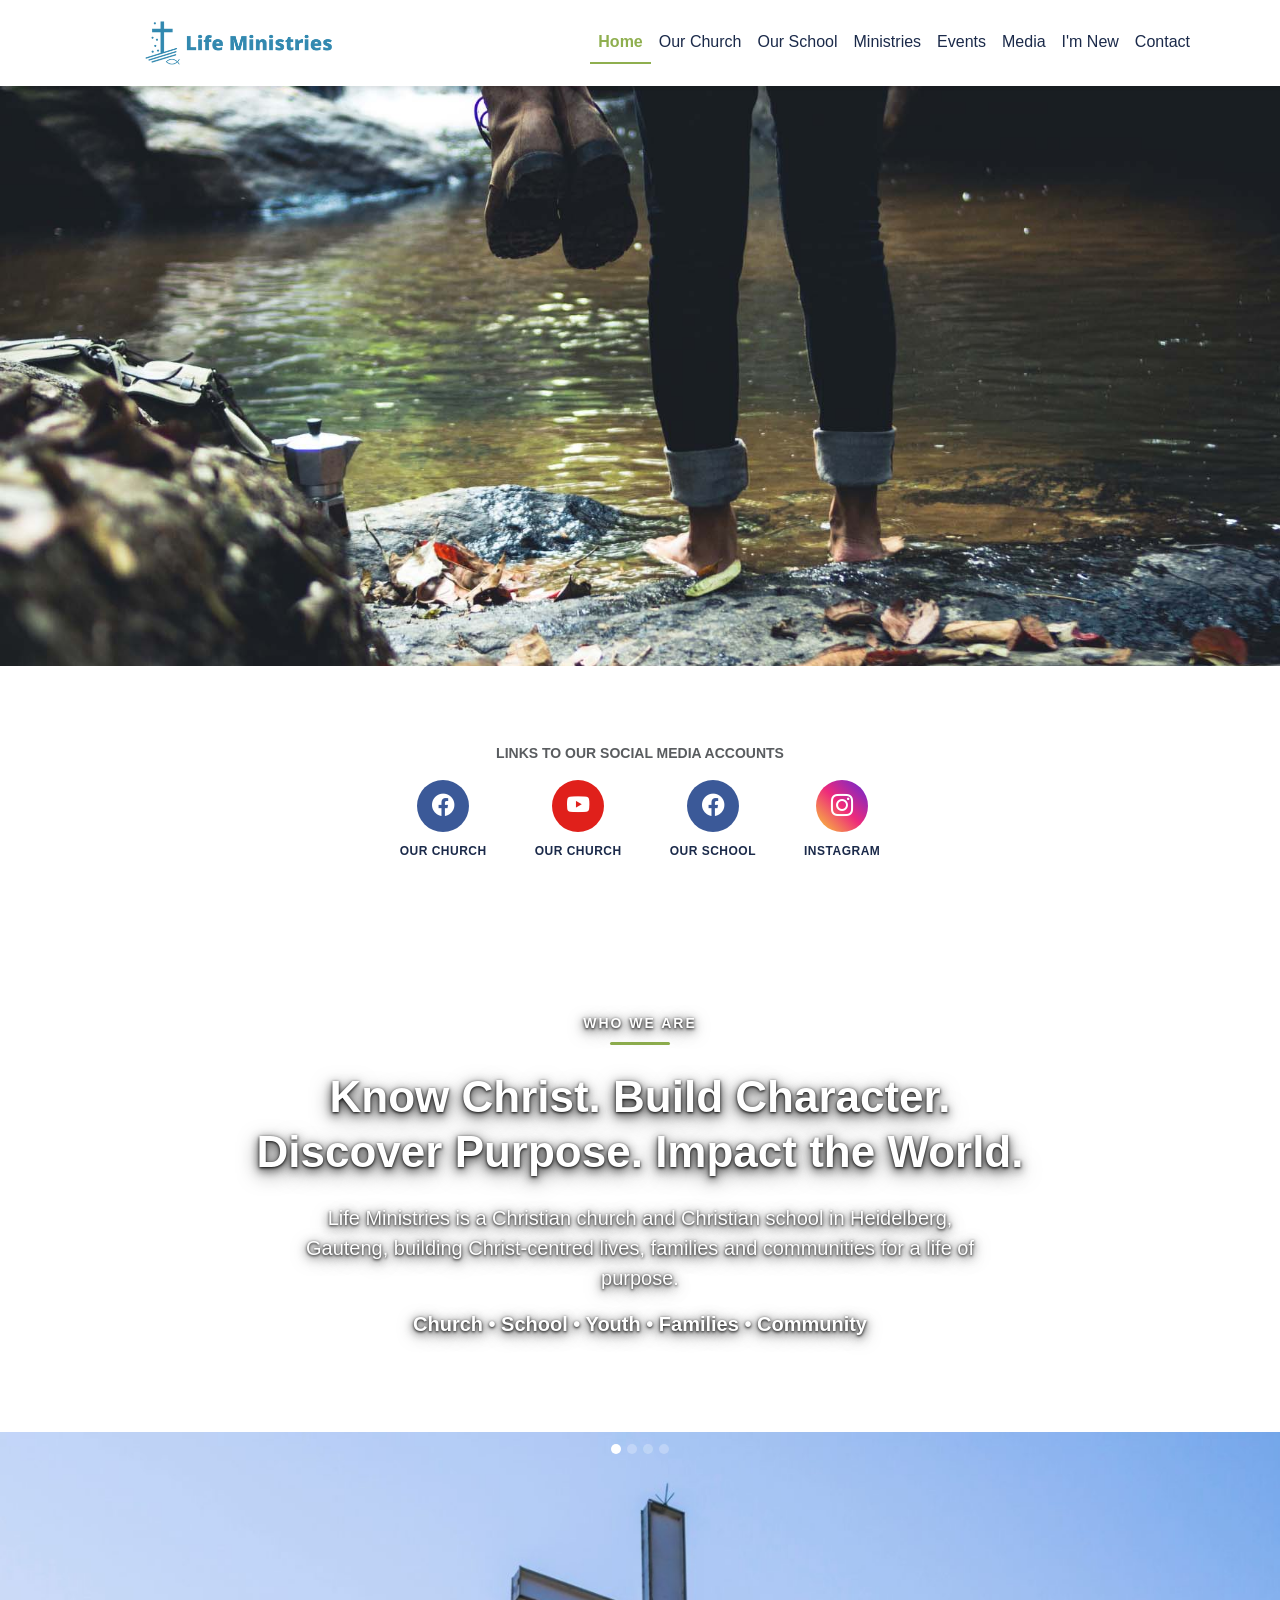
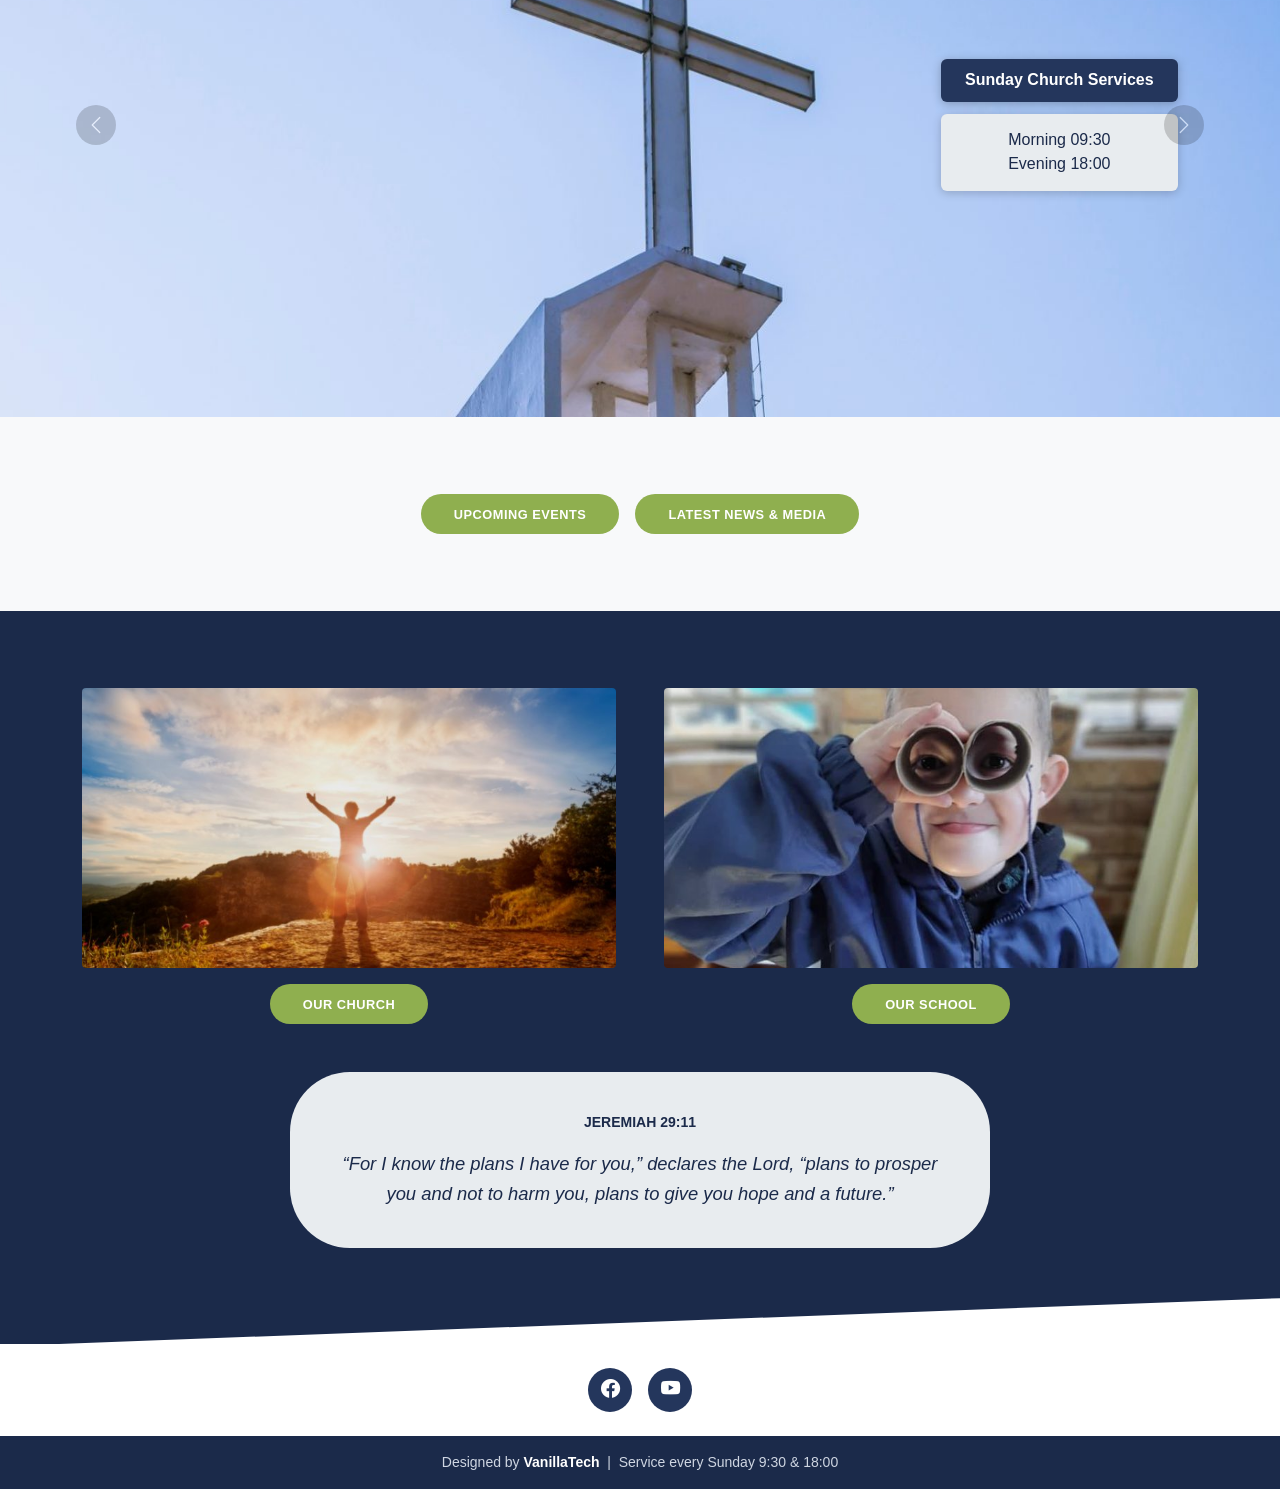
<file: index.html>
<!--
=====================================================================
LEARNING PRIMER — READ THIS FIRST IF YOU'RE NEW TO HTML
=====================================================================
This file is real, working code AND a mini HTML lesson. Every
section below has its own "DEVELOPER NOTE" comment explaining what
that specific piece does. This primer covers the concepts those
notes assume you already know, so read it once before diving in.

WHAT IS HTML?
HTML (HyperText Markup Language) doesn't make a page look pretty —
that's CSS's job (see style.css). HTML's only job is to describe
the STRUCTURE and MEANING of content: "this is a heading", "this is
a paragraph", "this is a button", "this is an image". Browsers read
that structure and decide how to display it; screen readers (for
blind/low-vision visitors) read that same structure to describe the
page out loud; search engines read it to understand what the page
is about. Getting the structure right (using the correct tag for
each job) is called "semantic HTML" and it matters for all 3 of
those audiences.

TAGS, ELEMENTS, AND ATTRIBUTES
- A TAG is a keyword in angle brackets, like <p> or <img>.
- Most tags come in an opening/closing PAIR that wraps content:
  <p>This is a paragraph.</p> — everything between <p> and </p> is
  the paragraph's content. The pair together (open tag + content +
  close tag) is called an ELEMENT.
- Some tags are SELF-CLOSING because they don't wrap anything — an
  <img> tag just points to an image file, it has no "inside" content,
  so it never gets a separate </img> closing tag.
- An ATTRIBUTE is extra information written INSIDE the opening tag,
  as name="value" pairs: <img src="cat.jpg" alt="A sleeping cat">
  has two attributes, src (which file to show) and alt (a text
  description, used by screen readers and shown if the image fails
  to load). You'll see dozens of different attributes in this file —
  each DEVELOPER NOTE explains what the ones nearby actually do.

NESTING AND INDENTATION
HTML elements can contain other elements, forming a tree — a <div>
containing a <ul> containing several <li> elements, for example.
Indentation (the spaces at the start of each line) has NO effect on
how the browser renders the page — it's purely there to make the
nesting structure easier for a human to read. If a line is indented
one level deeper than the line above it, that usually means it's
"inside" that element.

THE <head> vs THE <body>
Every HTML page has exactly one <head> and one <body>. Nothing in
<head> is directly visible on the page — it's metadata: the page
title (shown in the browser tab), links to CSS/font files, SEO
tags, etc. Everything a visitor actually sees and interacts with —
text, images, buttons, the whole layout — lives inside <body>.

CLASSES vs IDs
You'll see two different attributes used to "label" elements so CSS
and JavaScript can target them:
- class="..." — can be used on MANY elements at once (e.g. every
  card on the page might share class="card"), and one element can
  have several classes separated by spaces (class="btn btn-light").
  Almost all of Bootstrap's styling works this way — see style.css's
  primer for more on what each class actually changes.
- id="..." — must be UNIQUE on the page (only one element is
  allowed to have any given id). IDs are mainly used as "jump
  targets" (a link with href="#main-content" scrolls to the element
  with id="main-content") or as hooks for JavaScript to grab one
  specific element (see script.js).

COMMENTS
Anything between an opening "less-than, exclamation mark, two
hyphens" marker and a closing "two hyphens, greater-than" marker is
a comment: the browser completely ignores it. Comments exist purely
to leave notes for humans reading the code later — which is exactly
what every DEVELOPER NOTE in this file is. (Note: a real HTML
comment can never safely contain two hyphens in a row anywhere in
its text, since the browser reads that as an early close-of-comment
— which is actually the exact bug that briefly broke this very
primer during editing, so it's a good one to remember!)

WHAT IS BOOTSTRAP, REALLY?
Bootstrap is not a separate "language" — it's just a big CSS file
(plus a small JavaScript file) that somebody else already wrote,
which we're borrowing. It defines hundreds of ready-made CSS classes
(like container, row, col, btn, navbar) with sensible styling
already attached, so instead of writing your own CSS from scratch
for a responsive grid or a working navbar, you just add the right
combination of Bootstrap class names to your HTML. You'll see these
classes constantly throughout this file — style.css's primer
explains the grid system (rows/columns) in more depth.
=====================================================================
-->
<!DOCTYPE html>
<html lang="en-ZA">
<head>
  <!-- ============================================================
       DEVELOPER NOTE: DOCUMENT HEAD
       This section holds metadata used by browsers and search
       engines. Nothing here is visible on the page itself, but it
       strongly affects SEO (Search Engine Optimization) and how
       the site looks when shared on social media.
       ============================================================ -->

  <meta charset="UTF-8">

  <!-- Responsive viewport tag: tells mobile/tablet browsers to render
       the page at the device's actual width instead of zooming out
       to fit a "desktop" layout. Required for any mobile-friendly site. -->
  <meta name="viewport" content="width=device-width, initial-scale=1.0">

  <!-- Primary SEO tags -->
  <title>Life Ministries — Christian Church &amp; Christian School</title>
  <meta name="description" content="Life Ministries is a Christian church and Christian school in Heidelberg, Gauteng. Sunday services 09:30 & 18:00. Join us for worship, Bible study, youth group and intercession prayer.">
  <meta name="keywords" content="Life Ministries, Christian church Heidelberg, Christian school Heidelberg, Sunday service, Bible study, youth group, Life Ministries Christian School, Heidelberg Gauteng church">
  <meta name="author" content="Life Ministries">
  <meta name="robots" content="index, follow">

  <!-- Canonical URL: tells search engines the "official" address of this
       page so duplicate copies (http vs https, trailing slash, etc.)
       don't split your SEO ranking. UPDATE this to your real domain. -->
  <link rel="canonical" href="https://lifeministries.co.za/">

  <!-- Open Graph tags: control how the page looks when someone shares
       the link on Facebook, WhatsApp, LinkedIn, etc. -->
  <meta property="og:type" content="website">
  <meta property="og:title" content="Life Ministries — Christian Church & Christian School">
  <meta property="og:description" content="A Christian church and Christian school in Heidelberg, Gauteng. Sunday services 09:30 & 18:00.">
  <meta property="og:url" content="https://lifeministries.co.za/">
  <meta property="og:site_name" content="Life Ministries">
  <meta property="og:locale" content="en_ZA">
  <meta property="og:image" content="images/index/hero-banner.jpg">

  <!-- Twitter Card tags: same idea as Open Graph, but for Twitter/X -->
  <meta name="twitter:card" content="summary">
  <meta name="twitter:title" content="Life Ministries — Christian Church & Christian School">
  <meta name="twitter:description" content="A Christian church and Christian school in Heidelberg, Gauteng. Sunday services 09:30 & 18:00.">

  <!-- Favicon (browser tab icon). Replace with your own icon file. -->
  <link rel="icon" type="image/png" href="images/shared/logo.png">

  <!-- ============================================================
       DEVELOPER NOTE: STRUCTURED DATA (JSON-LD)
       This block is invisible to visitors but read by search engines
       (Google, Bing) to understand "this is a Church" and can enable
       rich results (e.g. showing service times directly in search).
       Schema type used: "Church" (a subtype of "Organization").
       ============================================================ -->
  <script type="application/ld+json">
  {
    "@context": "https://schema.org",
    "@type": "Church",
    "name": "Life Ministries",
    "url": "https://lifeministries.co.za/",
    "logo": "images/shared/logo.png",
    "image": "images/index/hero-banner.jpg",
    "telephone": "+27163496954",
    "email": "admin@lifeministries.co.za",
    "address": {
      "@type": "PostalAddress",
      "addressLocality": "Heidelberg",
      "addressRegion": "Gauteng",
      "addressCountry": "ZA"
    },
    "sameAs": [
      "https://www.facebook.com/LMinistries/",
      "https://www.youtube.com/channel/UC44tvG1QtsGZd-dPXgL7Evg"
    ]
  }
  </script>

  <!-- ============================================================
       DEVELOPER NOTE: BOOTSTRAP CSS (from CDN)
       Bootstrap is a CSS framework that provides a responsive grid
       system (container/row/col classes) and pre-built components
       (navbar, cards, buttons) so the page automatically adapts to
       phone, tablet and desktop screen widths without custom media
       queries for most of the layout.
       NOTE: This is loaded from a CDN, which requires an internet
       connection. If you need this page to work 100% offline,
       download bootstrap.min.css and bootstrap.bundle.min.js into
       a /vendor folder and change these paths to point there.
       ============================================================ -->
  <link href="https://cdn.jsdelivr.net/npm/bootstrap@5.3.3/dist/css/bootstrap.min.css" rel="stylesheet">

  <!-- Bootstrap Icons (used for the phone/email/social icons) -->
  <link rel="stylesheet" href="https://cdn.jsdelivr.net/npm/bootstrap-icons@1.11.3/font/bootstrap-icons.css">

  <!-- Our own custom stylesheet, loaded AFTER Bootstrap so our rules
       can override Bootstrap's defaults where needed. -->
  <link rel="stylesheet" href="css/style.css">
</head>
<body>

  <!-- ============================================================
       DEVELOPER NOTE: SKIP LINK (Accessibility)
       Lets keyboard/screen-reader users jump straight to the main
       content instead of tabbing through the whole navbar every
       time. It's visually hidden until it receives keyboard focus.
       ============================================================ -->
  <a class="visually-hidden-focusable skip-link" href="#main-content">Skip to main content</a>

  <!-- ============================================================
       DEVELOPER NOTE: HEADER / NAVIGATION BAR
       Uses Bootstrap's "navbar" component. "navbar-expand-lg" means
       the menu is a hamburger icon on phones/tablets and expands to
       a full horizontal menu on large screens (lg = 992px and up).
       "sticky-top" keeps the header visible while the visitor scrolls.
       ============================================================ -->
  <!-- ============================================================
       DEVELOPER NOTE: NAVBAR
       Reverted from an earlier "transparent over hero, solidifies
       on scroll" experiment back to a normal always-solid navbar —
       client feedback was that the nav should be visible with its
       white background from the very start, not just after
       scrolling. Same classes as every other page's nav now.
       ============================================================ -->
  <header>
    <nav class="navbar navbar-expand-lg navbar-light bg-white sticky-top shadow-sm py-2" aria-label="Main navigation">
      <div class="container">

        <!-- Logo / site name. Wrapping the logo in a link back to "/"
             is standard practice: it doubles as a "home" button. -->
        <a class="navbar-brand" href="index.html">
          <img src="images/shared/logo.png" alt="Life Ministries logo" height="60" width="180">
        </a>

        <!-- Hamburger toggle button, only visible below the "lg" breakpoint.
             LEARNING NOTE: data-bs-toggle and data-bs-target are called
             "data attributes" — any attribute you make up starting with
             data- is valid HTML and does nothing on its own, but
             JavaScript (in this case, Bootstrap's own bundled JS) can
             read it to decide what to do. Here, Bootstrap's script sees
             data-bs-toggle="collapse" and data-bs-target="#mainNavbar"
             and wires this button up to show/hide the element with
             id="mainNavbar" below — all without us writing any custom
             JavaScript ourselves.
             The aria-* attributes (aria-controls, aria-expanded,
             aria-label) are ACCESSIBILITY attributes: they don't
             change how the button LOOKS, only what a screen reader
             announces to a blind/low-vision visitor using it. -->
        <button class="navbar-toggler" type="button" data-bs-toggle="collapse"
                data-bs-target="#mainNavbar" aria-controls="mainNavbar"
                aria-expanded="false" aria-label="Toggle navigation">
          <span class="navbar-toggler-icon"></span>
        </button>

        <!-- Collapsible nav links -->
        <div class="collapse navbar-collapse" id="mainNavbar">
          <!-- LEARNING NOTE: expanded from the original 4-item nav to
               the client's requested 8-item structure. "I'm New" is
               intentionally placed near the end, right before
               Contact — that ordering is a common pattern on church
               sites: it lets a first-time visitor find their way to
               "what do I do if I've never been here" without it
               competing for attention with the primary Church/School
               navigation up front. -->
          <ul class="navbar-nav ms-auto mb-2 mb-lg-0 text-center">
            <li class="nav-item">
              <!-- aria-current="page" tells assistive tech + SEO crawlers
                   this is the current page, matching Home in the top nav -->
              <a class="nav-link active" aria-current="page" href="index.html">Home</a>
            </li>
            <li class="nav-item">
              <a class="nav-link" href="our-church.html">Our Church</a>
            </li>
            <li class="nav-item">
              <a class="nav-link" href="our-school.html">Our School</a>
            </li>
            <li class="nav-item">
              <a class="nav-link" href="ministries.html">Ministries</a>
            </li>
            <li class="nav-item">
              <a class="nav-link" href="events.html">Events</a>
            </li>
            <li class="nav-item">
              <a class="nav-link" href="media.html">Media</a>
            </li>
            <li class="nav-item">
              <a class="nav-link" href="im-new.html">I'm New</a>
            </li>
            <li class="nav-item">
              <a class="nav-link" href="contact.html">Contact</a>
            </li>
          </ul>
        </div>
      </div>
    </nav>
  </header>

  <!-- "main" landmark: the primary content of the page, used by
       screen readers to skip navigation/footer chrome. Only one
       <main> should exist per page. -->
  <main id="main-content">

    <!-- ============================================================
         DEVELOPER NOTE: WIDTH/HEIGHT ATTRIBUTES ON IMAGES
         Every <img> below now carries its real pixel width/height
         as HTML attributes (not just CSS). This lets the browser
         reserve the correct amount of space for each image BEFORE
         it finishes downloading, so the rest of the page doesn't
         visibly jump around as images load in — this is the
         "Cumulative Layout Shift" (CLS) metric, one of Google's
         Core Web Vitals and a real ranking/SEO factor.
         The actual DISPLAYED size is still fully controlled by the
         CSS classes (object-fit, height, etc.) — these attributes
         only set the image's aspect ratio hint, they don't force it
         to render at 1740x1160 on the page.
         ============================================================ -->
    <!-- ============================================================
         DEVELOPER NOTE: STATIC HERO BANNER
         This is a single, non-rotating full-width photo — confirmed
         from the live site screenshots. (Earlier drafts wrongly
         turned this into a carousel; the ACTUAL carousel is further
         down the page, see the "PHOTO CAROUSEL" section below.)
         ============================================================ -->
    <section class="hero-banner" aria-label="Welcome banner">
      <img src="images/index/hero-banner.jpg" alt="Life Ministries welcome banner" class="w-100 hero-banner-img" width="1740" height="1160">
    </section>

    <!-- ============================================================
         DEVELOPER NOTE: SOCIAL LINKS BAR
         A plain white strip with an uppercase label and 3 round,
         brand-coloured icon buttons (Facebook blue / YouTube red /
         Facebook blue), each with a small caption underneath
         ("Our Church" / "Our Church" / "Our School") — matches the
         site's own labelling exactly, even though the first two
         both point to the church's channels.
         ============================================================ -->
    <section class="section-spacing bg-white text-center reveal-on-scroll" aria-label="Social media links">
      <p class="text-uppercase small fw-bold text-muted mb-3">Links to our social media accounts</p>
      <div class="d-flex justify-content-center gap-4 gap-md-5 flex-wrap">
        <a href="https://www.facebook.com/LMinistries/" target="_blank" rel="noopener noreferrer" class="social-btn-link">
          <span class="social-btn social-btn-fb"><i class="bi bi-facebook" aria-hidden="true"></i></span>
          <span class="social-btn-label">Our Church</span>
        </a>
        <a href="https://www.youtube.com/channel/UC44tvG1QtsGZd-dPXgL7Evg" target="_blank" rel="noopener noreferrer" class="social-btn-link">
          <span class="social-btn social-btn-yt"><i class="bi bi-youtube" aria-hidden="true"></i></span>
          <span class="social-btn-label">Our Church</span>
        </a>
        <a href="https://www.facebook.com/Life-Ministries-Christian-School-322684634441745" target="_blank" rel="noopener noreferrer" class="social-btn-link">
          <span class="social-btn social-btn-fb"><i class="bi bi-facebook" aria-hidden="true"></i></span>
          <span class="social-btn-label">Our School</span>
        </a>
        <!-- LEARNING NOTE: placeholder Instagram link — the client
             hasn't supplied their real Instagram handle/URL yet.
             href="#" is a safe, harmless placeholder (it just jumps
             to the top of the current page instead of navigating
             anywhere) rather than leaving href empty or pointing
             somewhere made up. Swap in the real profile URL — e.g.
             https://www.instagram.com/lifeministries — once the
             client provides it. -->
        <a href="#" target="_blank" rel="noopener noreferrer" class="social-btn-link">
          <span class="social-btn social-btn-ig"><i class="bi bi-instagram" aria-hidden="true"></i></span>
          <span class="social-btn-label">Instagram</span>
        </a>
      </div>
    </section>

    <!-- ============================================================
         DEVELOPER NOTE: WHO WE ARE + VISION SECTION
         New section added per the client's homepage brief: a clear
         statement of who Life Ministries is, plus a short vision/
         mission line. The full 5-pillar vision (Know Christ / Build
         Character / Discover Purpose / Strengthen Families / Impact
         the Community) lives on the Our Church page — this is
         intentionally the SHORT version for the homepage, since a
         homepage should give visitors the headline, not the full
         essay.
         REDESIGNED per feedback that the original plain-white
         version blended into the page and was easy to scroll past.
         Changes: its own tinted background band (so it visually
         separates from the white sections above/below), a short
         accent underline beneath the "WHO WE ARE" label, a much
         larger/bolder headline, more vertical padding, and a
         scroll-reveal fade/slide-in animation (see .reveal-on-scroll
         in style.css and the IntersectionObserver in script.js) so
         it visually "arrives" as the visitor scrolls to it instead
         of just sitting there as static text.
         ============================================================ -->
    <section class="section-spacing text-center who-we-are-section" aria-label="Who we are">
      <div class="container reveal-on-scroll">
        <p class="text-uppercase fw-bold small mb-2 who-we-are-label" style="letter-spacing: 2px;">Who We Are</p>
        <div class="accent-underline mx-auto mb-4"></div>
        <h1 class="who-we-are-heading mb-4">Know Christ. Build Character.<br class="d-none d-md-block"> Discover Purpose. Impact the World.</h1>
        <p class="text-muted mx-auto mb-3 fs-5" style="max-width: 680px;">
          Life Ministries is a Christian church and Christian school in Heidelberg, Gauteng, building Christ-centred lives, families and communities for a life of purpose.
        </p>
        <p class="fw-semibold fs-5" style="color: var(--brand-navy);">Church &bull; School &bull; Youth &bull; Families &bull; Community</p>
      </div>
    </section>

    <!-- ============================================================
         DEVELOPER NOTE: PHOTO CAROUSEL (the real one!)
         This is the site's actual rotating carousel — a large, dark,
         full-bleed photo carousel using the 4 numbered images, each
         darkened slightly so the caption box reads clearly. The
         caption sits on the right side, vertically centered: a dark
         navy "pill" title followed by a lighter details box.
         Bootstrap's carousel JS (loaded at the bottom of the page)
         drives the auto-rotation, dot navigation, swipe gestures on
         touch devices, and the prev/next arrow controls.
         ============================================================ -->
    <section class="info-carousel" aria-label="Church activities and contact details">
      <!-- LEARNING NOTE: this carousel intentionally does NOT have a
           data-bs-ride="carousel" attribute. That attribute would
           make Bootstrap start its OWN automatic rotation timer,
           running at the same time as the one we set up ourselves in
           script.js — two separate timers both trying to advance the
           same carousel causes exactly the kind of erratic,
           inconsistent timing (long pause, then fast, then normal)
           that a real visitor would notice as "broken". Leaving this
           attribute off means script.js is the ONLY thing driving
           the rotation, so its 4.2 second interval stays consistent. -->
      <div id="infoCarousel" class="carousel slide carousel-fade" data-bs-interval="4200">

        <div class="carousel-indicators">
          <button type="button" data-bs-target="#infoCarousel" data-bs-slide-to="0" class="active" aria-current="true" aria-label="Slide 1: Sunday church services"></button>
          <button type="button" data-bs-target="#infoCarousel" data-bs-slide-to="1" aria-label="Slide 2: Intercession prayer group"></button>
          <button type="button" data-bs-target="#infoCarousel" data-bs-slide-to="2" aria-label="Slide 3: Life Youth"></button>
          <button type="button" data-bs-target="#infoCarousel" data-bs-slide-to="3" aria-label="Slide 4: General enquiries"></button>
        </div>

        <div class="carousel-inner">

          <!-- ==========================================================
               DEVELOPER NOTE: <picture> — SERVING DIFFERENT IMAGE
               FILES PER SCREEN SIZE
               A plain <img> can only ever load ONE file. <picture>
               lets the browser choose between several, based on
               conditions you set — here, screen width. It works like
               this:
                 <picture>
                   <source media="(min-width: 992px)" srcset="wide.jpg">
                   <img src="fallback.jpg" ...>
                 </picture>
               The browser checks each <source> in order and uses the
               FIRST one whose "media" condition matches the current
               screen. If NONE match, it falls back to the plain <img>
               at the bottom — which is also what's used if the
               browser doesn't support <picture> at all (very old
               browsers), so it's a safe, backwards-compatible pattern.
               All the usual attributes — class, alt, width, height —
               stay on the <img> itself, not on <picture> or <source>.
               ========================================================== -->

          <!-- Slide 1: Sunday Church Services -->
          <div class="carousel-item active">
            <picture>
              <source media="(min-width: 992px)" srcset="images/index/church-services-desktop.jpg">
              <img src="images/index/church-services.jpg" class="d-block w-100 info-carousel-img" alt="Wooden cross against a blue sky" width="1600" height="1066">
            </picture>
            <div class="info-carousel-caption">
              <p class="caption-title">Sunday Church Services</p>
              <div class="caption-box">
                <p class="mb-0">Morning 09:30</p>
                <p class="mb-0">Evening 18:00</p>
              </div>
            </div>
          </div>

          <!-- Slide 2: Intercession Prayer Group -->
          <div class="carousel-item">
            <picture>
              <source media="(min-width: 992px)" srcset="images/index/friday-prayer-desktop.jpg">
              <img src="images/index/friday-prayer.jpg" class="d-block w-100 info-carousel-img" alt="Hands held together in prayer" width="1600" height="1066">
            </picture>
            <div class="info-carousel-caption">
              <p class="caption-title">Intercession Prayer Group</p>
              <div class="caption-box">
                <p class="mb-0">Friday 05:15</p>
                <p class="mb-0">RSVP — Juan 064 879 5868</p>
              </div>
            </div>
          </div>

          <!-- Slide 3: Life Youth -->
          <div class="carousel-item">
            <picture>
              <source media="(min-width: 992px)" srcset="images/index/youth-group-desktop.jpg">
              <img src="images/index/youth-group.webp" class="d-block w-100 info-carousel-img" alt="Group of young people smiling together" width="1740" height="1160">
            </picture>
            <div class="info-carousel-caption">
              <p class="caption-title">Life Youth</p>
              <div class="caption-box">
                <p class="mb-1">SUNDAY 17:00</p>
                <p class="mb-1">Tiaan 082 893 6327</p>
                <p class="mb-2">Susan 072 455 8399</p>
                <span class="badge-age">Ages 13 to 18</span>
              </div>
            </div>
          </div>

          <!-- Slide 4: General Enquiries
               No desktop-specific crop has been supplied for this one
               yet, so it stays a plain <img> using the same file on
               every screen size. Swap this for a <picture> block
               (matching the pattern above) once a desktop version of
               general-enquiries.jpg exists. -->
          <div class="carousel-item">
            <img src="images/index/general-enquiries.jpg" class="d-block w-100 info-carousel-img" alt="Phone and notebook on a desk" width="1600" height="1066">
            <div class="info-carousel-caption">
              <p class="caption-title">General Enquiries</p>
              <div class="caption-box">
                <p class="mb-2">You can reach our office from 08:00 to 14:00 (Mon–Fri)</p>
                <p class="mb-1"><a href="tel:0163496954">016 349 6954</a></p>
                <p class="mb-0"><a href="mailto:admin@lifeministries.co.za">admin@lifeministries.co.za</a></p>
              </div>
            </div>
          </div>

        </div>

        <button class="carousel-control-prev" type="button" data-bs-target="#infoCarousel" data-bs-slide="prev">
          <span class="carousel-control-prev-icon" aria-hidden="true"></span>
          <span class="visually-hidden">Previous slide</span>
        </button>
        <button class="carousel-control-next" type="button" data-bs-target="#infoCarousel" data-bs-slide="next">
          <span class="carousel-control-next-icon" aria-hidden="true"></span>
          <span class="visually-hidden">Next slide</span>
        </button>
      </div>
    </section>

    <!-- ============================================================
         DEVELOPER NOTE: EVENTS / NEWS QUICK LINKS
         Originally built as two full preview sections (event cards
         and news cards duplicated on the homepage). Client feedback:
         Events and News content should live on their own dedicated
         tabs (events.html / media.html) rather than being previewed
         in full on the homepage — so this is now a simple button
         row instead. Keeps the homepage focused on the "who we are"
         intro and welcoming photography the client asked for,
         without duplicating content that already has its own page.
         ============================================================ -->
    <section class="section-spacing bg-light text-center reveal-on-scroll" aria-label="Quick links to events and news">
      <div class="container">
        <div class="d-flex justify-content-center gap-3 flex-wrap">
          <a href="events.html" class="btn link-card-btn">Upcoming Events</a>
          <a href="media.html" class="btn link-card-btn">Latest News &amp; Media</a>
        </div>
      </div>
    </section>

    <!-- ============================================================
         DEVELOPER NOTE: "OUR CHURCH" / "OUR SCHOOL" LINK SECTION
         Two large clickable photos side by side on a dark navy
         background, each with a small olive-green pill button
         underneath acting as the call-to-action label. The whole
         image is wrapped in the link (not just the button) so the
         entire photo is one large, easy-to-tap link target on mobile.
         ============================================================ -->
    <section class="section-spacing section-dark" aria-label="Explore our church and school">
      <div class="container reveal-on-scroll">
        <div class="row row-cols-1 row-cols-md-2 g-5 justify-content-center text-center">

          <div class="col">
            <a href="our-church.html" class="text-decoration-none link-card d-block">
              <img src="images/index/link-our-church.jpg" class="img-fluid link-card-img" alt="Person worshipping at sunrise" width="768" height="547">
              <span class="btn link-card-btn mt-3">Our Church</span>
            </a>
          </div>

          <div class="col">
            <a href="our-school.html" class="text-decoration-none link-card d-block">
              <img src="images/index/link-our-school.jpg" class="img-fluid link-card-img" alt="School child wearing safety glasses" width="768" height="547">
              <span class="btn link-card-btn mt-3">Our School</span>
            </a>
          </div>

        </div>

        <!-- ==========================================================
             DEVELOPER NOTE: SCRIPTURE / VERSE SECTION
             Sits in the same dark section as the two link cards above
             (confirmed from screenshots: both share one continuous
             navy background). The quote itself lives in a rounded,
             light-grey "pill" card, matching the original design.
             ========================================================== -->
        <div class="text-center mt-5">
          <div class="verse-pill mx-auto">
            <p class="text-uppercase small fw-bold mb-3">Jeremiah 29:11</p>
            <blockquote class="blockquote mb-0">
              <p>&ldquo;For I know the plans I have for you,&rdquo; declares the Lord, &ldquo;plans to prosper you and not to harm you, plans to give you hope and a future.&rdquo;</p>
            </blockquote>
          </div>
        </div>
      </div>

      <!-- Diagonal cut along the bottom edge of the dark section,
           creating the slanted transition into the white footer
           below — achieved with clip-path (no image required). -->
      <div class="section-dark-cut" aria-hidden="true"></div>
    </section>

  </main>

  <!-- ============================================================
       DEVELOPER NOTE: FOOTER
       A light section with 2 round dark social icon buttons,
       followed by a dark bottom bar with the credit line and
       service-times reminder. (An earlier draft included a
       decorative leafy image strip along the top edge here — it's
       been removed since we didn't have the real photo for it and
       a plain placeholder colour looked like a stray grey bar. If
       you'd like that decorative strip back, upload a leafy/nature
       photo and it can be added as a background-image on a new
       div right above the social icons.)
       ============================================================ -->
  <footer class="footer">
    <div class="text-center py-4 bg-white">
      <div class="d-flex justify-content-center gap-3">
        <a href="https://www.facebook.com/LMinistries/" target="_blank" rel="noopener noreferrer" aria-label="Facebook" class="footer-social-btn">
          <i class="bi bi-facebook" aria-hidden="true"></i>
        </a>
        <a href="https://www.youtube.com/channel/UC44tvG1QtsGZd-dPXgL7Evg" target="_blank" rel="noopener noreferrer" aria-label="YouTube" class="footer-social-btn">
          <i class="bi bi-youtube" aria-hidden="true"></i>
        </a>
      </div>
    </div>

    <div class="footer-bar text-center py-3">
      <p class="mb-0 small">
        Designed by <strong>VanillaTech</strong> &nbsp;|&nbsp; Service every Sunday 9:30 &amp; 18:00
      </p>
    </div>
  </footer>

  <!-- ============================================================
       DEVELOPER NOTE: SCRIPTS
       Bootstrap's JS bundle (includes Popper) powers the mobile
       hamburger menu toggle. Loaded at the very end of <body> so
       it doesn't block the page from rendering/painting first —
       this improves perceived load speed, which also helps SEO
       (Core Web Vitals). Our own script.js is loaded after it.
       ============================================================ -->
  <script src="https://cdn.jsdelivr.net/npm/bootstrap@5.3.3/dist/js/bootstrap.bundle.min.js"></script>
  <script src="js/script.js"></script>
</body>
</html>
</file>
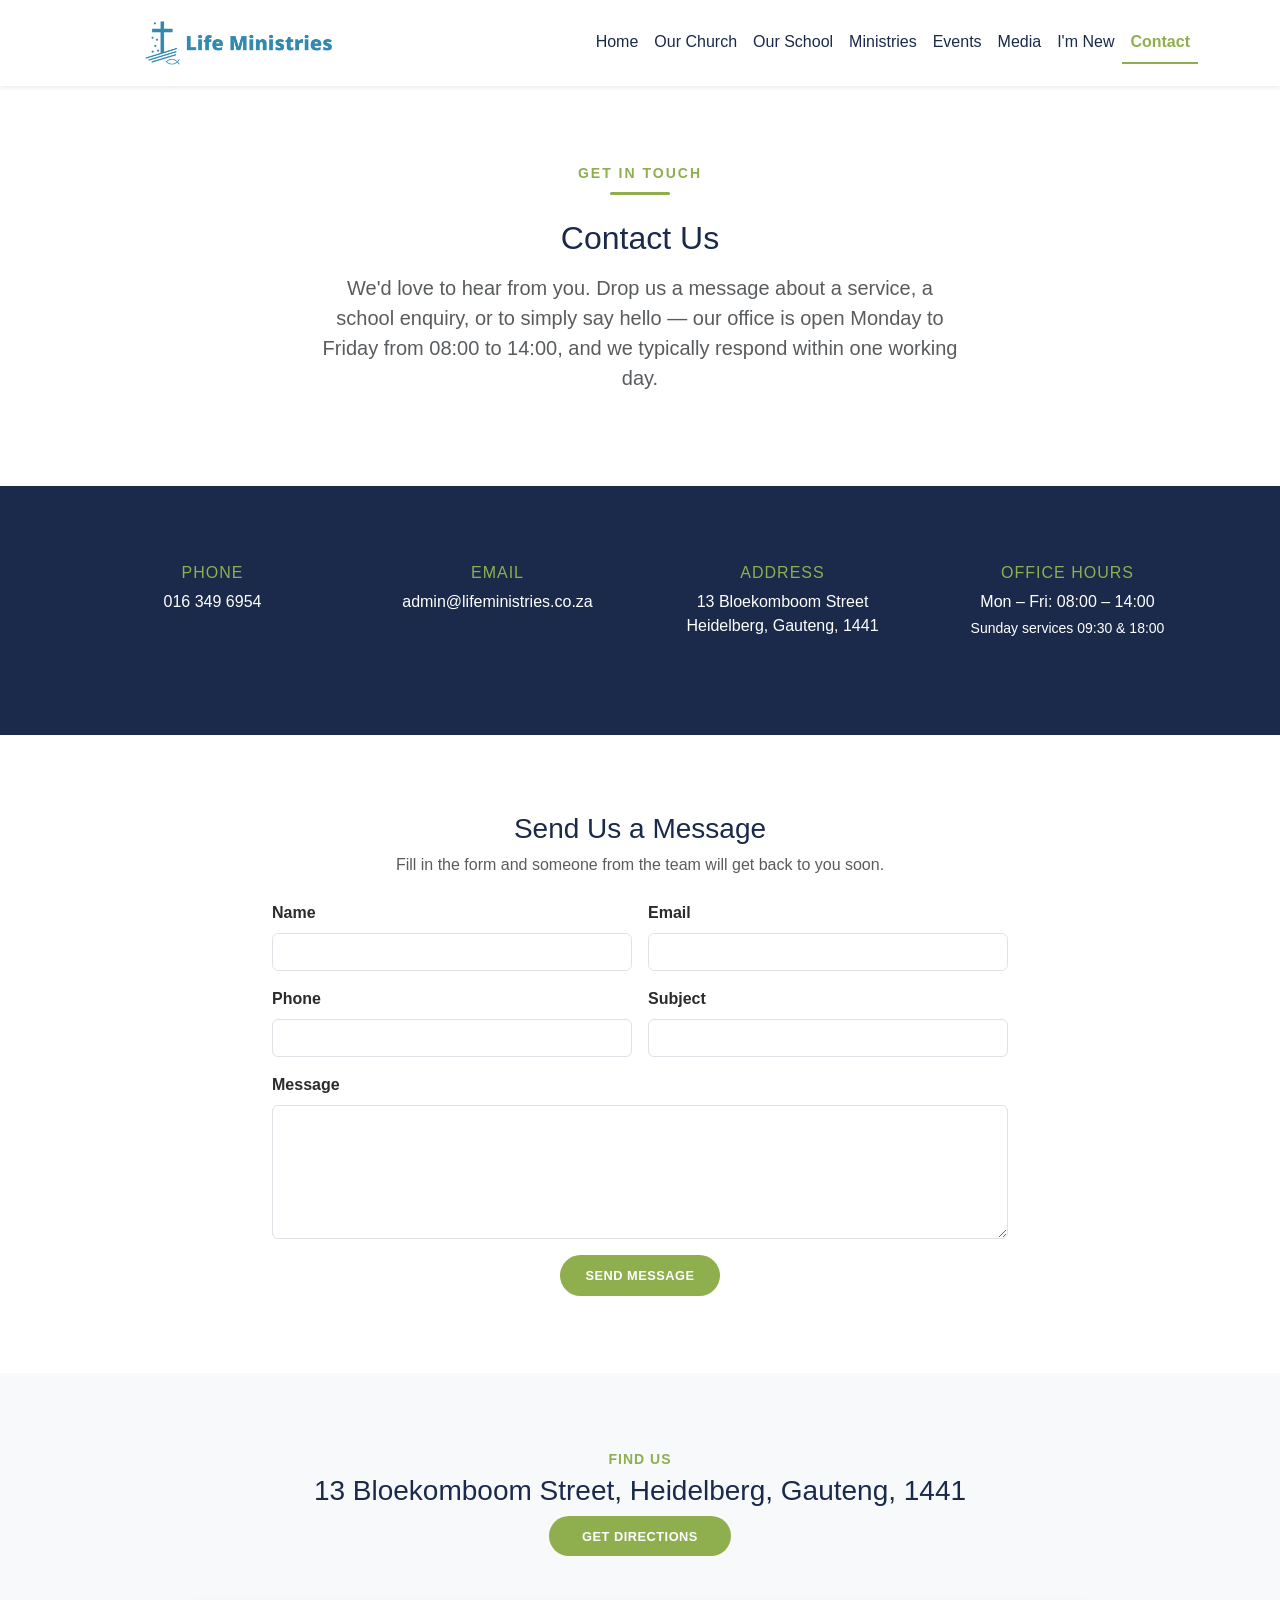
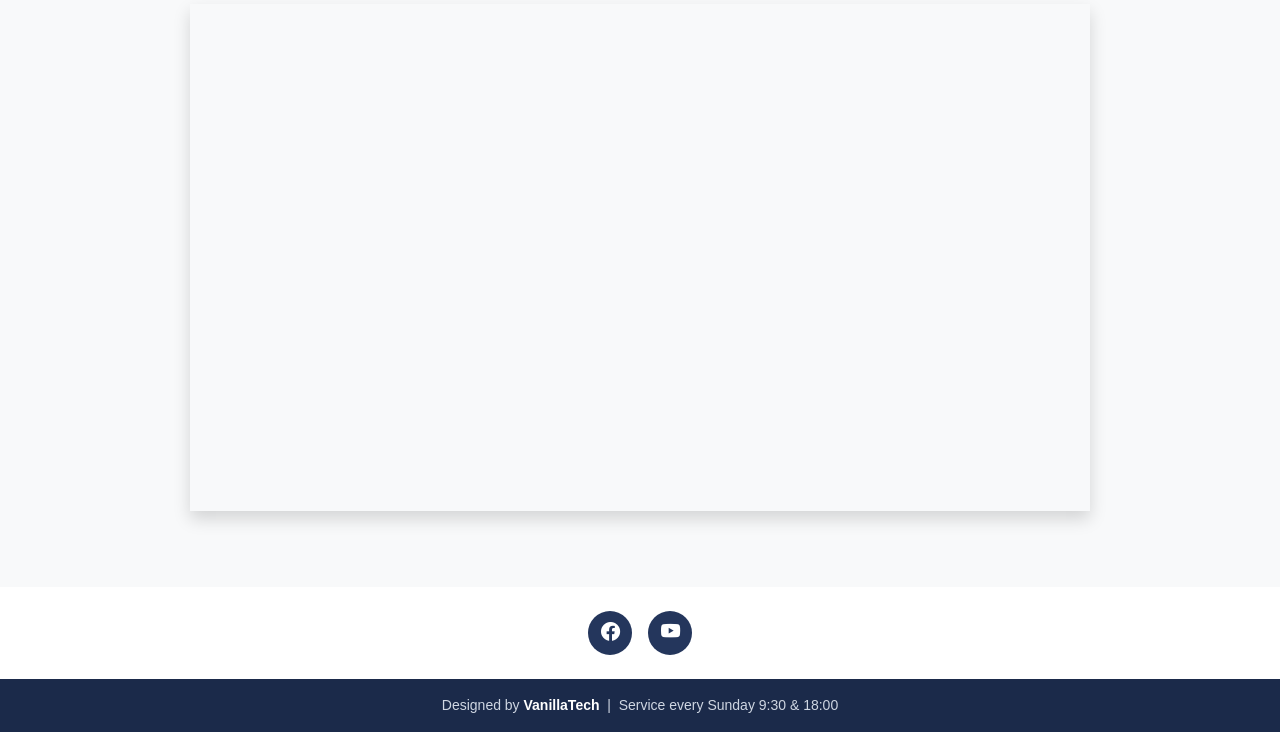
<file: contact.html>
<!DOCTYPE html>
<html lang="en-ZA">
<head>
  <!-- ============================================================
       DEVELOPER NOTE: DOCUMENT HEAD
       This section holds metadata used by browsers and search
       engines. Nothing here is visible on the page itself, but it
       strongly affects SEO (Search Engine Optimization) and how
       the site looks when shared on social media.
       ============================================================ -->

  <meta charset="UTF-8">

  <!-- Responsive viewport tag: tells mobile/tablet browsers to render
       the page at the device's actual width instead of zooming out
       to fit a "desktop" layout. Required for any mobile-friendly site. -->
  <meta name="viewport" content="width=device-width, initial-scale=1.0">

  <!-- Primary SEO tags -->
  <title>Contact Us — Life Ministries</title>
  <meta name="description" content="Get in touch with Life Ministries — 13 Bloekomboom Street, Heidelberg, Gauteng, 1441. Phone 016 349 6954 or email admin@lifeministries.co.za.">
  <meta name="keywords" content="Life Ministries, Christian church Heidelberg, Christian school Heidelberg, Sunday service, Bible study, youth group, Life Ministries Christian School, Heidelberg Gauteng church">
  <meta name="author" content="Life Ministries">
  <meta name="robots" content="index, follow">

  <!-- Canonical URL: tells search engines the "official" address of this
       page so duplicate copies (http vs https, trailing slash, etc.)
       don't split your SEO ranking. UPDATE this to your real domain. -->
  <link rel="canonical" href="https://lifeministries.co.za/contact.html">

  <!-- Open Graph tags: control how the page looks when someone shares
       the link on Facebook, WhatsApp, LinkedIn, etc. -->
  <meta property="og:type" content="website">
  <meta property="og:title" content="Contact Us — Life Ministries">
  <meta property="og:description" content="Get in touch with Life Ministries — 13 Bloekomboom Street, Heidelberg, Gauteng, 1441. Phone 016 349 6954 or email admin@lifeministries.co.za.">
  <meta property="og:url" content="https://lifeministries.co.za/contact.html">
  <meta property="og:site_name" content="Life Ministries">
  <meta property="og:locale" content="en_ZA">
  <meta property="og:image" content="images/our-church/church-building.jpg">

  <!-- Twitter Card tags: same idea as Open Graph, but for Twitter/X -->
  <meta name="twitter:card" content="summary">
  <meta name="twitter:title" content="Contact Us — Life Ministries">
  <meta name="twitter:description" content="Get in touch with Life Ministries — 13 Bloekomboom Street, Heidelberg, Gauteng, 1441. Phone 016 349 6954 or email admin@lifeministries.co.za.">

  <!-- Favicon (browser tab icon). Replace with your own icon file. -->
  <link rel="icon" type="image/png" href="images/shared/logo.png">

  <!-- ============================================================
       DEVELOPER NOTE: STRUCTURED DATA (JSON-LD)
       This block is invisible to visitors but read by search engines
       (Google, Bing) to understand "this is a Church" and can enable
       rich results (e.g. showing service times directly in search).
       Schema type used: "Church" (a subtype of "Organization").
       ============================================================ -->
  <script type="application/ld+json">
  {
    "@context": "https://schema.org",
    "@type": "Church",
    "name": "Life Ministries",
    "url": "https://lifeministries.co.za/",
    "logo": "images/shared/logo.png",
    "image": "images/our-church/church-building.jpg",
    "telephone": "+27163496954",
    "email": "admin@lifeministries.co.za",
    "address": {
      "@type": "PostalAddress",
      "addressLocality": "Heidelberg",
      "addressRegion": "Gauteng",
      "addressCountry": "ZA"
    },
    "sameAs": [
      "https://www.facebook.com/LMinistries/",
      "https://www.youtube.com/channel/UC44tvG1QtsGZd-dPXgL7Evg"
    ]
  }
  </script>

  <!-- ============================================================
       DEVELOPER NOTE: BOOTSTRAP CSS (from CDN)
       Bootstrap is a CSS framework that provides a responsive grid
       system (container/row/col classes) and pre-built components
       (navbar, cards, buttons) so the page automatically adapts to
       phone, tablet and desktop screen widths without custom media
       queries for most of the layout.
       NOTE: This is loaded from a CDN, which requires an internet
       connection. If you need this page to work 100% offline,
       download bootstrap.min.css and bootstrap.bundle.min.js into
       a /vendor folder and change these paths to point there.
       ============================================================ -->
  <link href="https://cdn.jsdelivr.net/npm/bootstrap@5.3.3/dist/css/bootstrap.min.css" rel="stylesheet">

  <!-- Bootstrap Icons (used for the phone/email/social icons) -->
  <link rel="stylesheet" href="https://cdn.jsdelivr.net/npm/bootstrap-icons@1.11.3/font/bootstrap-icons.css">

  <!-- Our own custom stylesheet, loaded AFTER Bootstrap so our rules
       can override Bootstrap's defaults where needed. -->
  <link rel="stylesheet" href="css/style.css">
</head>
<body>

  <a class="visually-hidden-focusable skip-link" href="#main-content">Skip to main content</a>

<header>
    <nav class="navbar navbar-expand-lg navbar-light bg-white sticky-top shadow-sm py-2" aria-label="Main navigation">
      <div class="container">

        <!-- Logo / site name. Wrapping the logo in a link back to "/"
             is standard practice: it doubles as a "home" button. -->
        <a class="navbar-brand" href="index.html">
          <img src="images/shared/logo.png" alt="Life Ministries logo" height="60" width="180">
        </a>

        <!-- Hamburger toggle button, only visible below the "lg" breakpoint.
             LEARNING NOTE: data-bs-toggle and data-bs-target are called
             "data attributes" — any attribute you make up starting with
             data- is valid HTML and does nothing on its own, but
             JavaScript (in this case, Bootstrap's own bundled JS) can
             read it to decide what to do. Here, Bootstrap's script sees
             data-bs-toggle="collapse" and data-bs-target="#mainNavbar"
             and wires this button up to show/hide the element with
             id="mainNavbar" below — all without us writing any custom
             JavaScript ourselves.
             The aria-* attributes (aria-controls, aria-expanded,
             aria-label) are ACCESSIBILITY attributes: they don't
             change how the button LOOKS, only what a screen reader
             announces to a blind/low-vision visitor using it. -->
        <button class="navbar-toggler" type="button" data-bs-toggle="collapse"
                data-bs-target="#mainNavbar" aria-controls="mainNavbar"
                aria-expanded="false" aria-label="Toggle navigation">
          <span class="navbar-toggler-icon"></span>
        </button>

        <!-- Collapsible nav links -->
        <div class="collapse navbar-collapse" id="mainNavbar">
          <!-- LEARNING NOTE: expanded from the original 4-item nav to
               the client's requested 8-item structure. "I'm New" is
               intentionally placed near the end, right before
               Contact — that ordering is a common pattern on church
               sites: it lets a first-time visitor find their way to
               "what do I do if I've never been here" without it
               competing for attention with the primary Church/School
               navigation up front. -->
          <ul class="navbar-nav ms-auto mb-2 mb-lg-0 text-center">
            <li class="nav-item">
              <!-- aria-current="page" tells assistive tech + SEO crawlers
                   this is the current page, matching Home in the top nav -->
              <a class="nav-link" href="index.html">Home</a>
            </li>
            <li class="nav-item">
              <a class="nav-link" href="our-church.html">Our Church</a>
            </li>
            <li class="nav-item">
              <a class="nav-link" href="our-school.html">Our School</a>
            </li>
            <li class="nav-item">
              <a class="nav-link" href="ministries.html">Ministries</a>
            </li>
            <li class="nav-item">
              <a class="nav-link" href="events.html">Events</a>
            </li>
            <li class="nav-item">
              <a class="nav-link" href="media.html">Media</a>
            </li>
            <li class="nav-item">
              <a class="nav-link" href="im-new.html">I'm New</a>
            </li>
            <li class="nav-item">
              <a class="nav-link active" aria-current="page" href="contact.html">Contact</a>
            </li>
          </ul>
        </div>
      </div>
    </nav>
  </header>

  <main id="main-content">

    <!-- ============================================================
         DEVELOPER NOTE: PAGE HEADER
         Unlike Home/Our Church/Our School, this page has no hero
         photo — a Contact page is a utility page visitors come to
         FOR the information (phone, address, form), not to be
         welcomed with imagery, so a plain, calm intro band fits
         better than a full-bleed photo. Uses the same navy/green
         "eyebrow label" pattern as every other section on the site
         for consistency, just without a background photo behind it.
         ============================================================ -->
    <section class="section-spacing text-center reveal-on-scroll" aria-label="Contact us introduction">
      <div class="container">
        <p class="text-uppercase fw-bold small mb-2" style="color: var(--brand-green); letter-spacing: 2px;">Get In Touch</p>
        <div class="accent-underline mx-auto mb-4"></div>
        <h1 class="h2 mb-3" style="color: var(--brand-navy);">Contact Us</h1>
        <p class="text-muted mx-auto fs-5" style="max-width: 640px;">
          We'd love to hear from you. Drop us a message about a service, a school enquiry, or to simply say hello &mdash; our office is open Monday to Friday from 08:00 to 14:00, and we typically respond within one working day.
        </p>
      </div>
    </section>

    <!-- ============================================================
         DEVELOPER NOTE: CONTACT DETAILS
         Real details from the live site — phone, email, address and
         office hours — as 4 cards on the dark navy section, matching
         the pattern used for Service Times/Offerings on the Our
         Church page and Banking/Office Hours on Our School.
         ============================================================ -->
    <section class="section-spacing section-dark" aria-label="Our contact details">
      <div class="container reveal-on-scroll">
        <div class="row row-cols-1 row-cols-sm-2 row-cols-lg-4 g-4 text-center">

          <div class="col">
            <h3 class="h6 text-uppercase mb-2" style="color: var(--brand-green); letter-spacing: 1px;">Phone</h3>
            <p class="mb-0"><a href="tel:+27163496954" class="text-white text-decoration-none">016 349 6954</a></p>
          </div>

          <div class="col">
            <h3 class="h6 text-uppercase mb-2" style="color: var(--brand-green); letter-spacing: 1px;">Email</h3>
            <p class="mb-0"><a href="mailto:admin@lifeministries.co.za" class="text-white text-decoration-none">admin@lifeministries.co.za</a></p>
          </div>

          <div class="col">
            <h3 class="h6 text-uppercase mb-2" style="color: var(--brand-green); letter-spacing: 1px;">Address</h3>
            <p class="mb-0">13 Bloekomboom Street<br>Heidelberg, Gauteng, 1441</p>
          </div>

          <div class="col">
            <h3 class="h6 text-uppercase mb-2" style="color: var(--brand-green); letter-spacing: 1px;">Office Hours</h3>
            <p class="mb-1">Mon &ndash; Fri: 08:00 &ndash; 14:00</p>
            <p class="mb-0 small">Sunday services 09:30 &amp; 18:00</p>
          </div>

        </div>
      </div>
    </section>

    <!-- ============================================================
         DEVELOPER NOTE: CONTACT FORM — NOW USING FORMSPREE
         UPDATED per client request to make this genuinely work
         (submit silently with a confirmation message) instead of the
         earlier mailto: approach, which required the visitor to have
         an email app configured and press "send" themselves.
         Formspree (https://formspree.io) is a free service built
         exactly for this: it receives your form's submission and
         forwards it to your email — no backend/server code needed on
         your side at all.
         TO ACTIVATE THIS — ONE-TIME SETUP (a few minutes):
           1. Go to https://formspree.io and sign up (free plan
              covers 50 submissions/month, plenty for a small church
              site's contact form).
           2. Create a new form, and set its destination email to
              admin@lifeministries.co.za.
           3. Formspree gives you a unique endpoint URL, e.g.
              https://formspree.io/f/abcd1234
           4. Replace "YOUR_FORM_ID" in the form's action="" attribute
              a few lines below with YOUR real ID from step 3 (just
              the abcd1234 part, keep the rest of the URL as-is).
         Until step 4 is done, the form will not actually deliver
         anywhere — it needs that real ID to know where to send
         submissions.
         HOW IT WORKS: the form submits in the background via
         JavaScript (fetch — see js/script.js section 5) instead of
         reloading the page. On success, a green confirmation message
         appears in #formStatus below and the fields clear; on
         failure, a red error message appears instead so the visitor
         knows to try again or contact you another way.
         ============================================================ -->
    <section class="section-spacing reveal-on-scroll" aria-label="Send us a message">
      <div class="container">
        <div class="row justify-content-center">
          <div class="col-lg-8">
            <div class="text-center mb-4">
              <h2 class="h3" style="color: var(--brand-navy);">Send Us a Message</h2>
              <p class="text-muted">Fill in the form and someone from the team will get back to you soon.</p>
            </div>

            <!-- This div starts empty and hidden — script.js reveals
                 it with a success or error message once the form is
                 submitted, so the visitor gets clear feedback without
                 the page reloading. -->
            <div id="formStatus" class="alert d-none" role="alert"></div>

            <form id="contactForm" action="https://formspree.io/f/mrpzvnbb" method="POST">
              <div class="row g-3">
                <div class="col-md-6">
                  <label for="contact-name" class="form-label fw-semibold">Name</label>
                  <input type="text" class="form-control" id="contact-name" name="Name" required>
                </div>
                <div class="col-md-6">
                  <label for="contact-email" class="form-label fw-semibold">Email</label>
                  <input type="email" class="form-control" id="contact-email" name="Email" required>
                </div>
                <div class="col-md-6">
                  <label for="contact-phone" class="form-label fw-semibold">Phone</label>
                  <input type="tel" class="form-control" id="contact-phone" name="Phone" required>
                </div>
                <div class="col-md-6">
                  <label for="contact-subject" class="form-label fw-semibold">Subject</label>
                  <input type="text" class="form-control" id="contact-subject" name="Subject" required>
                </div>
                <div class="col-12">
                  <label for="contact-message" class="form-label fw-semibold">Message</label>
                  <textarea class="form-control" id="contact-message" name="Message" rows="5" required></textarea>
                </div>
                <div class="col-12 text-center">
                  <button type="submit" id="contactSubmitBtn" class="btn link-card-btn px-4">Send Message</button>
                </div>
              </div>
            </form>
          </div>
        </div>
      </div>
    </section>

    <!-- ============================================================
         DEVELOPER NOTE: FIND US (EMBEDDED GOOGLE MAP)
         Uses the exact embed URL from the live site — a plain
         Google Maps "search" embed (no API key required, unlike
         Google's newer Maps JavaScript API). The ratio-16x9 wrapper
         is the same responsive-embed technique used for the YouTube
         video on the Our Church page.
         ============================================================ -->
    <section class="section-spacing bg-light reveal-on-scroll" aria-label="Find us on the map">
      <div class="container">
        <div class="text-center mb-4">
          <p class="text-uppercase fw-bold small mb-1" style="color: var(--brand-green); letter-spacing: 1px;">Find Us</p>
          <h2 class="h3 mb-2" style="color: var(--brand-navy);">13 Bloekomboom Street, Heidelberg, Gauteng, 1441</h2>
          <a href="https://www.google.com/maps/search/?api=1&query=13+Bloekomboom+Street+Heidelberg+Gauteng+1441" target="_blank" rel="noopener noreferrer" class="btn link-card-btn mb-4">Get Directions</a>
        </div>
        <div class="ratio ratio-16x9 mx-auto shadow" style="max-width: 900px;">
          <iframe src="https://maps.google.com/maps?q=13+Bloekomboom+Street+Heidelberg+Gauteng+1441&t=&z=16&ie=UTF8&iwloc=&output=embed"
                  title="Map showing Life Ministries location"
                  loading="lazy"
                  referrerpolicy="no-referrer-when-downgrade"></iframe>
        </div>
      </div>
    </section>

  </main>

<footer class="footer">
    <div class="text-center py-4 bg-white">
      <div class="d-flex justify-content-center gap-3">
        <a href="https://www.facebook.com/LMinistries/" target="_blank" rel="noopener noreferrer" aria-label="Facebook" class="footer-social-btn">
          <i class="bi bi-facebook" aria-hidden="true"></i>
        </a>
        <a href="https://www.youtube.com/channel/UC44tvG1QtsGZd-dPXgL7Evg" target="_blank" rel="noopener noreferrer" aria-label="YouTube" class="footer-social-btn">
          <i class="bi bi-youtube" aria-hidden="true"></i>
        </a>
      </div>
    </div>

    <div class="footer-bar text-center py-3">
      <p class="mb-0 small">
        Designed by <strong>VanillaTech</strong> &nbsp;|&nbsp; Service every Sunday 9:30 &amp; 18:00
      </p>
    </div>
  </footer>

  <script src="https://cdn.jsdelivr.net/npm/bootstrap@5.3.3/dist/js/bootstrap.bundle.min.js"></script>
  <script src="js/script.js"></script>
</body>
</html>
</file>
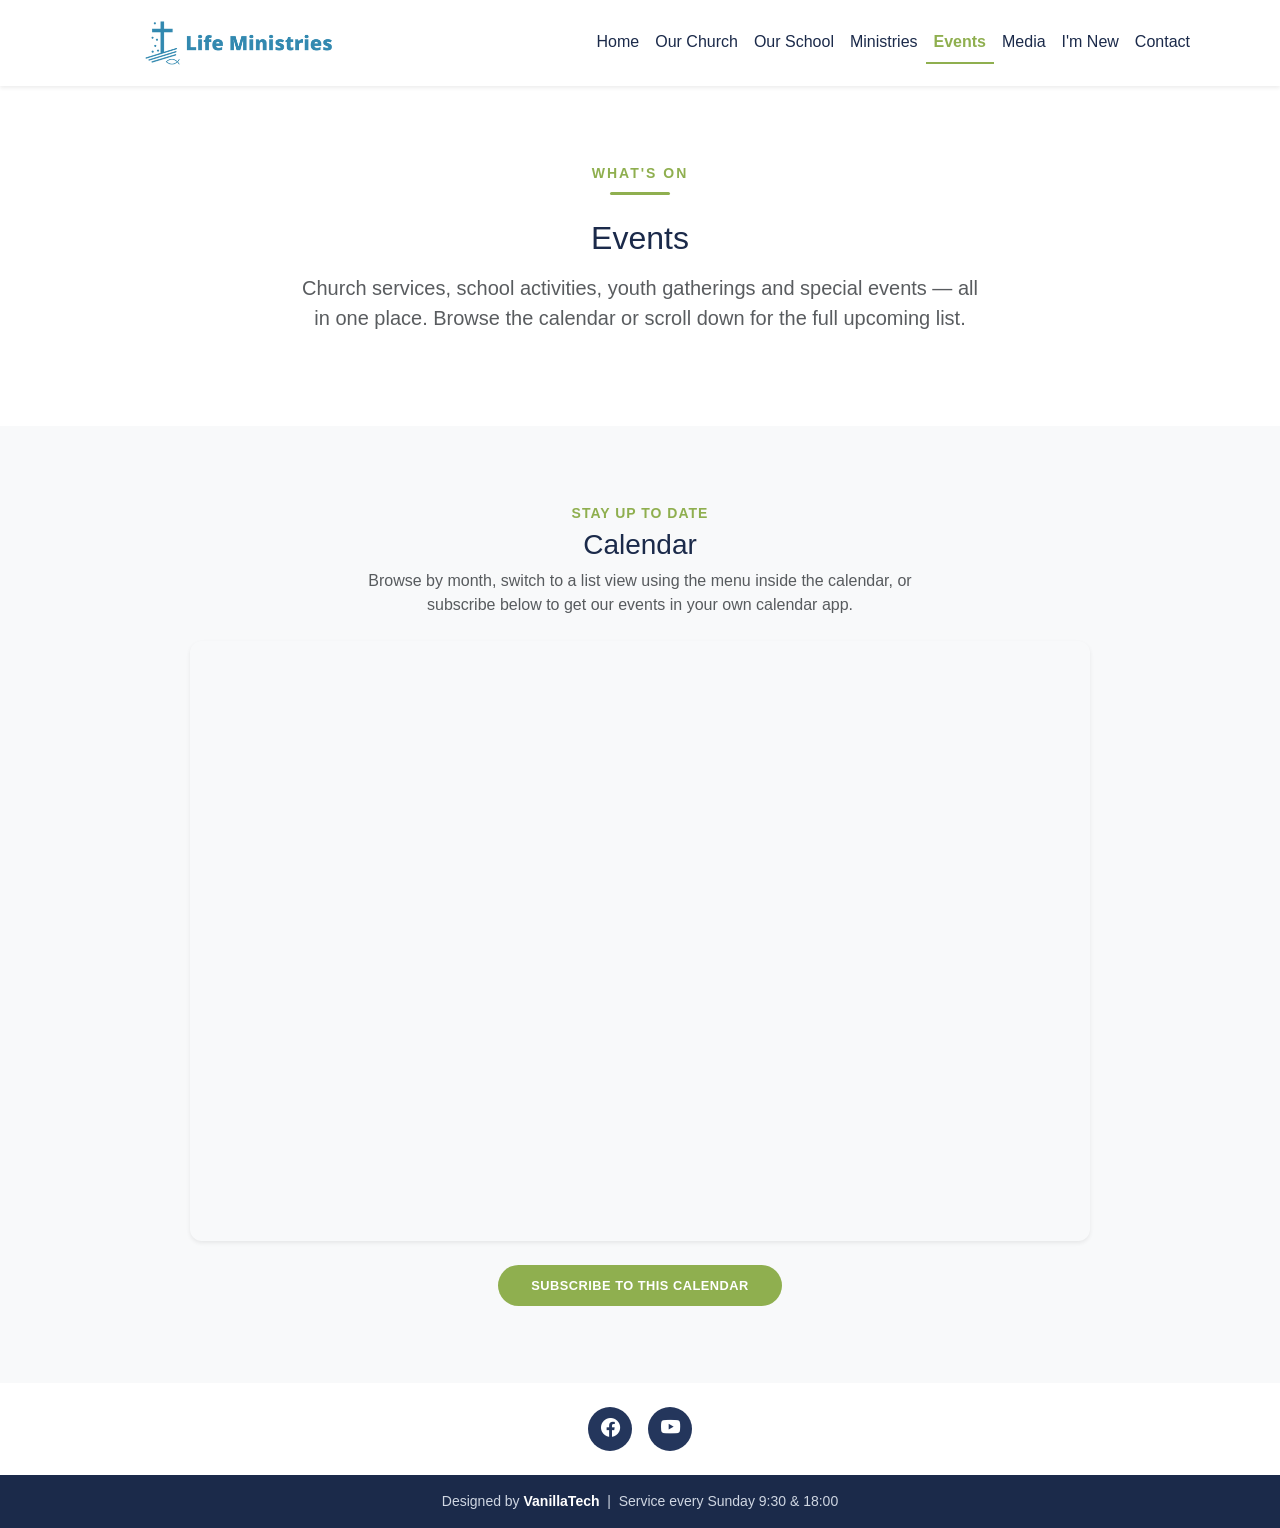
<file: events.html>
<!DOCTYPE html>
<html lang="en-ZA">
<head>
  <!-- ============================================================
       DEVELOPER NOTE: DOCUMENT HEAD
       This section holds metadata used by browsers and search
       engines. Nothing here is visible on the page itself, but it
       strongly affects SEO (Search Engine Optimization) and how
       the site looks when shared on social media.
       ============================================================ -->

  <meta charset="UTF-8">

  <!-- Responsive viewport tag: tells mobile/tablet browsers to render
       the page at the device's actual width instead of zooming out
       to fit a "desktop" layout. Required for any mobile-friendly site. -->
  <meta name="viewport" content="width=device-width, initial-scale=1.0">

  <!-- Primary SEO tags -->
  <title>Events — Life Ministries</title>
  <meta name="description" content="Upcoming church and school events at Life Ministries — dates, times, categories, and registration details.">
  <meta name="keywords" content="Life Ministries, Christian church Heidelberg, Christian school Heidelberg, Sunday service, Bible study, youth group, Life Ministries Christian School, Heidelberg Gauteng church">
  <meta name="author" content="Life Ministries">
  <meta name="robots" content="index, follow">

  <!-- Canonical URL: tells search engines the "official" address of this
       page so duplicate copies (http vs https, trailing slash, etc.)
       don't split your SEO ranking. UPDATE this to your real domain. -->
  <link rel="canonical" href="https://lifeministries.co.za/events.html">

  <!-- Open Graph tags: control how the page looks when someone shares
       the link on Facebook, WhatsApp, LinkedIn, etc. -->
  <meta property="og:type" content="website">
  <meta property="og:title" content="Events — Life Ministries">
  <meta property="og:description" content="Upcoming church and school events at Life Ministries — dates, times, categories, and registration details.">
  <meta property="og:url" content="https://lifeministries.co.za/events.html">
  <meta property="og:site_name" content="Life Ministries">
  <meta property="og:locale" content="en_ZA">
  <meta property="og:image" content="images/our-church/church-building.jpg">

  <!-- Twitter Card tags: same idea as Open Graph, but for Twitter/X -->
  <meta name="twitter:card" content="summary">
  <meta name="twitter:title" content="Events — Life Ministries">
  <meta name="twitter:description" content="Upcoming church and school events at Life Ministries — dates, times, categories, and registration details.">

  <!-- Favicon (browser tab icon). Replace with your own icon file. -->
  <link rel="icon" type="image/png" href="images/shared/logo.png">

  <!-- ============================================================
       DEVELOPER NOTE: STRUCTURED DATA (JSON-LD)
       This block is invisible to visitors but read by search engines
       (Google, Bing) to understand "this is a Church" and can enable
       rich results (e.g. showing service times directly in search).
       Schema type used: "Church" (a subtype of "Organization").
       ============================================================ -->
  <script type="application/ld+json">
  {
    "@context": "https://schema.org",
    "@type": "Church",
    "name": "Life Ministries",
    "url": "https://lifeministries.co.za/",
    "logo": "images/shared/logo.png",
    "image": "images/our-church/church-building.jpg",
    "telephone": "+27163496954",
    "email": "admin@lifeministries.co.za",
    "address": {
      "@type": "PostalAddress",
      "addressLocality": "Heidelberg",
      "addressRegion": "Gauteng",
      "addressCountry": "ZA"
    },
    "sameAs": [
      "https://www.facebook.com/LMinistries/",
      "https://www.youtube.com/channel/UC44tvG1QtsGZd-dPXgL7Evg"
    ]
  }
  </script>

  <!-- ============================================================
       DEVELOPER NOTE: BOOTSTRAP CSS (from CDN)
       Bootstrap is a CSS framework that provides a responsive grid
       system (container/row/col classes) and pre-built components
       (navbar, cards, buttons) so the page automatically adapts to
       phone, tablet and desktop screen widths without custom media
       queries for most of the layout.
       NOTE: This is loaded from a CDN, which requires an internet
       connection. If you need this page to work 100% offline,
       download bootstrap.min.css and bootstrap.bundle.min.js into
       a /vendor folder and change these paths to point there.
       ============================================================ -->
  <link href="https://cdn.jsdelivr.net/npm/bootstrap@5.3.3/dist/css/bootstrap.min.css" rel="stylesheet">

  <!-- Bootstrap Icons (used for the phone/email/social icons) -->
  <link rel="stylesheet" href="https://cdn.jsdelivr.net/npm/bootstrap-icons@1.11.3/font/bootstrap-icons.css">

  <!-- Our own custom stylesheet, loaded AFTER Bootstrap so our rules
       can override Bootstrap's defaults where needed. -->
  <link rel="stylesheet" href="css/style.css">
</head>
<body>

  <a class="visually-hidden-focusable skip-link" href="#main-content">Skip to main content</a>

<header>
    <nav class="navbar navbar-expand-lg navbar-light bg-white sticky-top shadow-sm py-2" aria-label="Main navigation">
      <div class="container">

        <!-- Logo / site name. Wrapping the logo in a link back to "/"
             is standard practice: it doubles as a "home" button. -->
        <a class="navbar-brand" href="index.html">
          <img src="images/shared/logo.png" alt="Life Ministries logo" height="60" width="180">
        </a>

        <!-- Hamburger toggle button, only visible below the "lg" breakpoint.
             LEARNING NOTE: data-bs-toggle and data-bs-target are called
             "data attributes" — any attribute you make up starting with
             data- is valid HTML and does nothing on its own, but
             JavaScript (in this case, Bootstrap's own bundled JS) can
             read it to decide what to do. Here, Bootstrap's script sees
             data-bs-toggle="collapse" and data-bs-target="#mainNavbar"
             and wires this button up to show/hide the element with
             id="mainNavbar" below — all without us writing any custom
             JavaScript ourselves.
             The aria-* attributes (aria-controls, aria-expanded,
             aria-label) are ACCESSIBILITY attributes: they don't
             change how the button LOOKS, only what a screen reader
             announces to a blind/low-vision visitor using it. -->
        <button class="navbar-toggler" type="button" data-bs-toggle="collapse"
                data-bs-target="#mainNavbar" aria-controls="mainNavbar"
                aria-expanded="false" aria-label="Toggle navigation">
          <span class="navbar-toggler-icon"></span>
        </button>

        <!-- Collapsible nav links -->
        <div class="collapse navbar-collapse" id="mainNavbar">
          <!-- LEARNING NOTE: expanded from the original 4-item nav to
               the client's requested 8-item structure. "I'm New" is
               intentionally placed near the end, right before
               Contact — that ordering is a common pattern on church
               sites: it lets a first-time visitor find their way to
               "what do I do if I've never been here" without it
               competing for attention with the primary Church/School
               navigation up front. -->
          <ul class="navbar-nav ms-auto mb-2 mb-lg-0 text-center">
            <li class="nav-item">
              <!-- aria-current="page" tells assistive tech + SEO crawlers
                   this is the current page, matching Home in the top nav -->
              <a class="nav-link" href="index.html">Home</a>
            </li>
            <li class="nav-item">
              <a class="nav-link" href="our-church.html">Our Church</a>
            </li>
            <li class="nav-item">
              <a class="nav-link" href="our-school.html">Our School</a>
            </li>
            <li class="nav-item">
              <a class="nav-link" href="ministries.html">Ministries</a>
            </li>
            <li class="nav-item">
              <a class="nav-link active" aria-current="page" href="events.html">Events</a>
            </li>
            <li class="nav-item">
              <a class="nav-link" href="media.html">Media</a>
            </li>
            <li class="nav-item">
              <a class="nav-link" href="im-new.html">I'm New</a>
            </li>
            <li class="nav-item">
              <a class="nav-link" href="contact.html">Contact</a>
            </li>
          </ul>
        </div>
      </div>
    </nav>
  </header>

  <main id="main-content">

    <!-- ============================================================
         DEVELOPER NOTE: PAGE INTRO
         ============================================================ -->
    <section class="section-spacing text-center reveal-on-scroll" aria-label="Events introduction">
      <div class="container">
        <p class="text-uppercase fw-bold small mb-2" style="color: var(--brand-green); letter-spacing: 2px;">What's On</p>
        <div class="accent-underline mx-auto mb-4"></div>
        <h1 class="h2 mb-3" style="color: var(--brand-navy);">Events</h1>
        <p class="text-muted mx-auto fs-5" style="max-width: 680px;">
          Church services, school activities, youth gatherings and special events &mdash; all in one place. Browse the calendar or scroll down for the full upcoming list.
        </p>
      </div>
    </section>

    <!-- ============================================================
         DEVELOPER NOTE: LIVE, CLIENT-MANAGED CALENDAR
         REPLACED an earlier hand-coded calendar (a custom JavaScript
         widget reading from a fixed EVENTS array in js/events.js).
         That version worked, but adding or changing an event meant
         editing a code file — not realistic for a non-technical
         client to do themselves whenever something changes.
         THIS VERSION embeds a real Google Calendar that the client
         manages entirely on their own, the same way they'd manage
         any personal calendar (calendar.google.com) — add an event
         there, and it appears here automatically, with zero code
         changes and no need to contact a developer.
         SETUP REQUIRED: this needs the client's real Google Calendar
         "Calendar ID" pasted into the iframe src below, replacing
         REPLACE_WITH_CALENDAR_ID. Full instructions for the client
         are in the separate "Managing Your Events Calendar" guide —
         once they send back their Calendar ID, swap it in here (the
         part right before "%40group.calendar.google.com").
         ctz=Africa%2FJohannesburg sets the displayed timezone to
         South African time regardless of a visitor's own device
         timezone, so event times are never shown incorrectly.
         ============================================================ -->
    <section class="section-spacing bg-light reveal-on-scroll" aria-label="Events calendar">
      <div class="container">
        <div class="text-center mb-4">
          <p class="text-uppercase fw-bold small mb-1" style="color: var(--brand-green); letter-spacing: 1px;">Stay Up To Date</p>
          <h2 class="h3" style="color: var(--brand-navy);">Calendar</h2>
          <p class="text-muted mx-auto" style="max-width: 600px;">Browse by month, switch to a list view using the menu inside the calendar, or subscribe below to get our events in your own calendar app.</p>
        </div>
        <div class="calendar-embed-wrapper shadow-sm mx-auto">
          <iframe src="https://calendar.google.com/calendar/embed?src=REPLACE_WITH_CALENDAR_ID%40group.calendar.google.com&ctz=Africa%2FJohannesburg&mode=MONTH&showTitle=0&showPrint=0&showTabs=0&showCalendars=0"
                  title="Life Ministries events calendar"
                  loading="lazy"></iframe>
        </div>
        <div class="text-center mt-4">
          <a href="https://calendar.google.com/calendar/ical/REPLACE_WITH_CALENDAR_ID%40group.calendar.google.com/public/basic.ics" class="btn link-card-btn">Subscribe to This Calendar</a>
        </div>
      </div>
    </section>

  </main>

<footer class="footer">
    <div class="text-center py-4 bg-white">
      <div class="d-flex justify-content-center gap-3">
        <a href="https://www.facebook.com/LMinistries/" target="_blank" rel="noopener noreferrer" aria-label="Facebook" class="footer-social-btn">
          <i class="bi bi-facebook" aria-hidden="true"></i>
        </a>
        <a href="https://www.youtube.com/channel/UC44tvG1QtsGZd-dPXgL7Evg" target="_blank" rel="noopener noreferrer" aria-label="YouTube" class="footer-social-btn">
          <i class="bi bi-youtube" aria-hidden="true"></i>
        </a>
      </div>
    </div>

    <div class="footer-bar text-center py-3">
      <p class="mb-0 small">
        Designed by <strong>VanillaTech</strong> &nbsp;|&nbsp; Service every Sunday 9:30 &amp; 18:00
      </p>
    </div>
  </footer>

  <script src="https://cdn.jsdelivr.net/npm/bootstrap@5.3.3/dist/js/bootstrap.bundle.min.js"></script>
  <script src="js/script.js"></script>
  <!-- events.js was used by the earlier hand-coded calendar (see the
       developer note above) — no longer needed now that the page
       embeds a live Google Calendar instead, so it's not loaded here.
       The file itself is kept in /js as a reference/fallback example
       in case a fully custom calendar is ever wanted again. -->
</body>
</html>
</file>
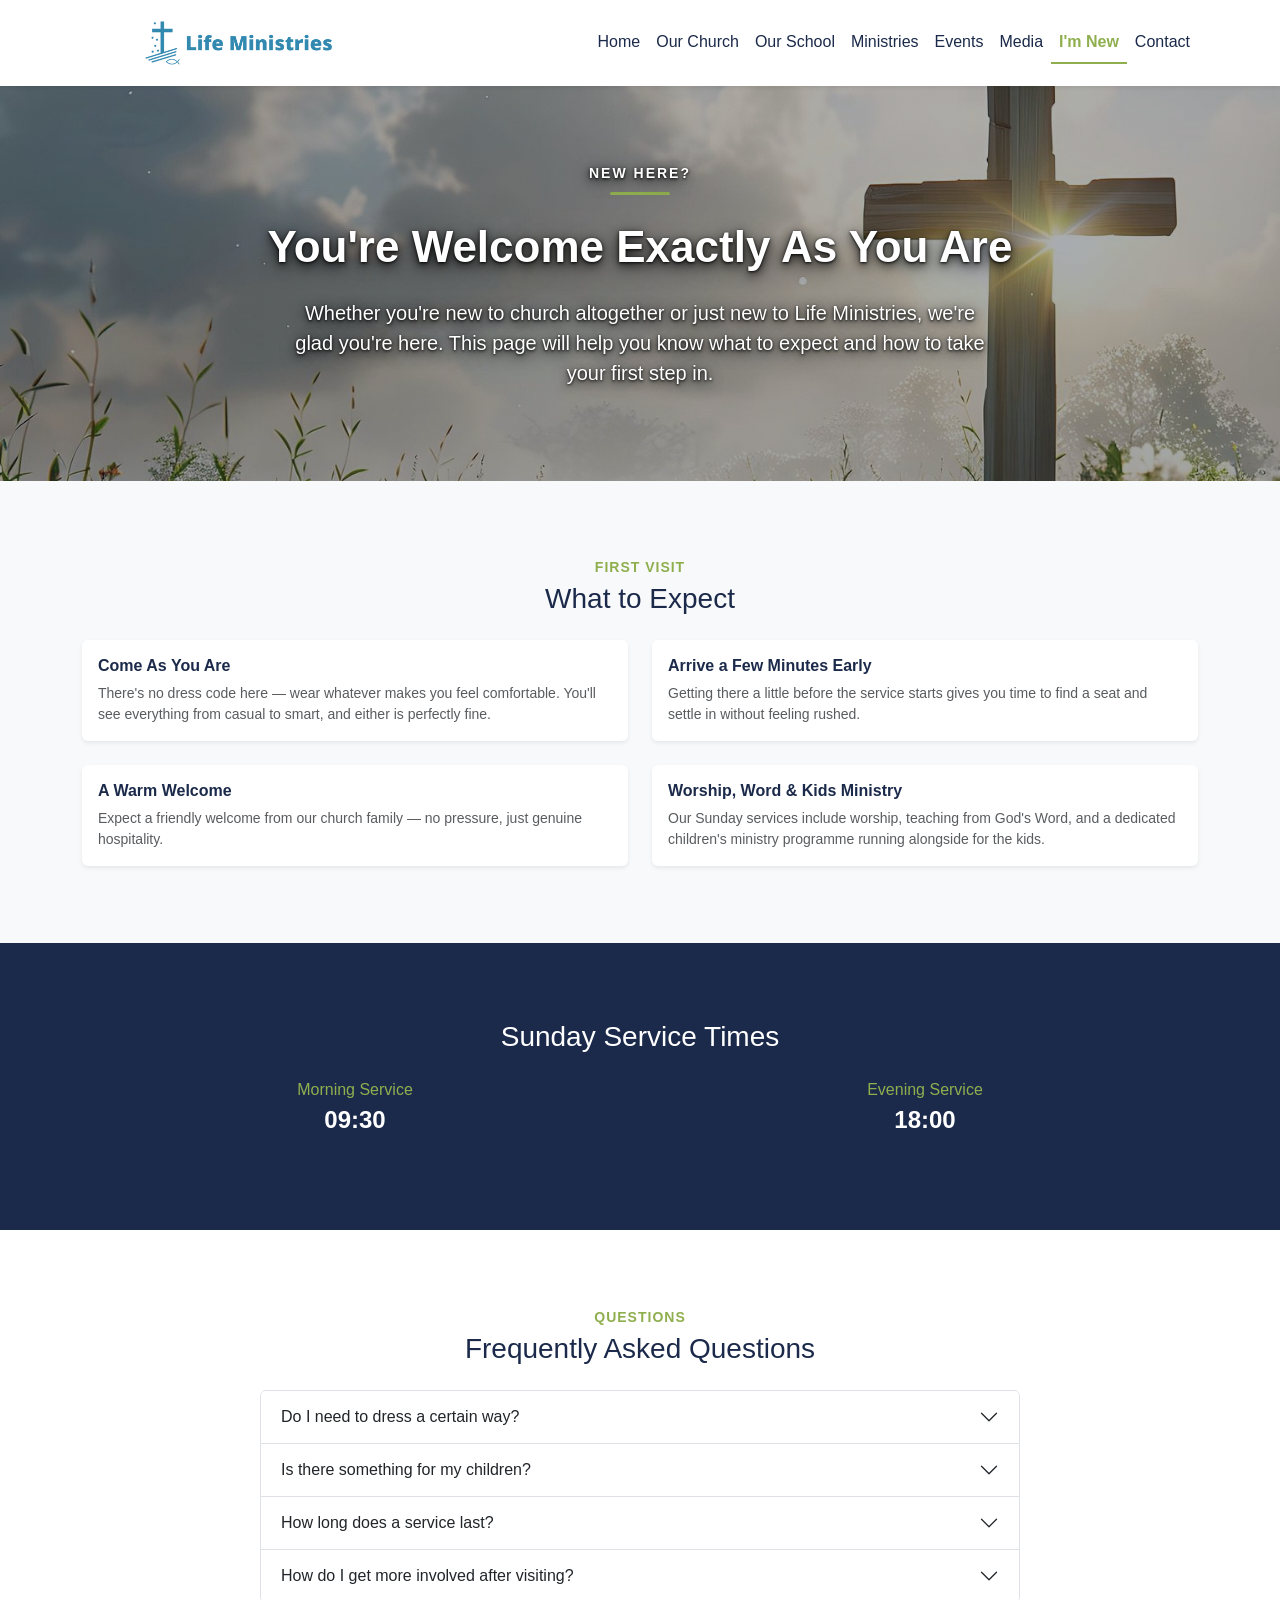
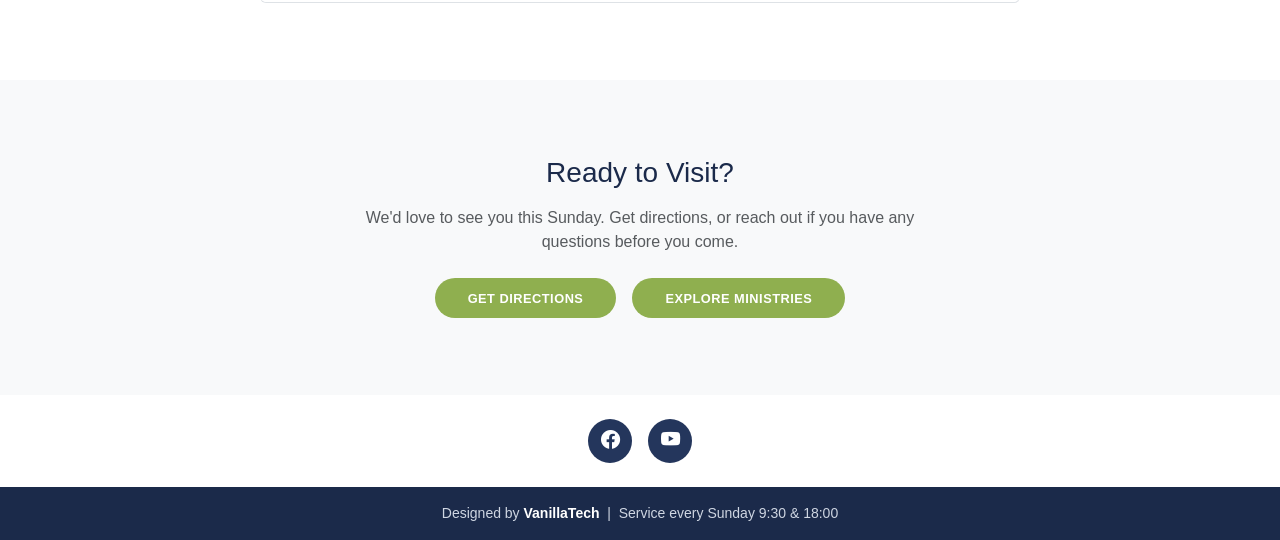
<file: im-new.html>
<!DOCTYPE html>
<html lang="en-ZA">
<head>
  <!-- ============================================================
       DEVELOPER NOTE: DOCUMENT HEAD
       This section holds metadata used by browsers and search
       engines. Nothing here is visible on the page itself, but it
       strongly affects SEO (Search Engine Optimization) and how
       the site looks when shared on social media.
       ============================================================ -->

  <meta charset="UTF-8">

  <!-- Responsive viewport tag: tells mobile/tablet browsers to render
       the page at the device's actual width instead of zooming out
       to fit a "desktop" layout. Required for any mobile-friendly site. -->
  <meta name="viewport" content="width=device-width, initial-scale=1.0">

  <!-- Primary SEO tags -->
  <title>I'm New — Life Ministries</title>
  <meta name="description" content="New to Life Ministries? Find out what to expect, service times, and how to get connected.">
  <meta name="keywords" content="Life Ministries, Christian church Heidelberg, Christian school Heidelberg, Sunday service, Bible study, youth group, Life Ministries Christian School, Heidelberg Gauteng church">
  <meta name="author" content="Life Ministries">
  <meta name="robots" content="index, follow">

  <!-- Canonical URL: tells search engines the "official" address of this
       page so duplicate copies (http vs https, trailing slash, etc.)
       don't split your SEO ranking. UPDATE this to your real domain. -->
  <link rel="canonical" href="https://lifeministries.co.za/im-new.html">

  <!-- Open Graph tags: control how the page looks when someone shares
       the link on Facebook, WhatsApp, LinkedIn, etc. -->
  <meta property="og:type" content="website">
  <meta property="og:title" content="I'm New — Life Ministries">
  <meta property="og:description" content="New to Life Ministries? Find out what to expect, service times, and how to get connected.">
  <meta property="og:url" content="https://lifeministries.co.za/im-new.html">
  <meta property="og:site_name" content="Life Ministries">
  <meta property="og:locale" content="en_ZA">
  <meta property="og:image" content="images/our-church/church-building.jpg">

  <!-- Twitter Card tags: same idea as Open Graph, but for Twitter/X -->
  <meta name="twitter:card" content="summary">
  <meta name="twitter:title" content="I'm New — Life Ministries">
  <meta name="twitter:description" content="New to Life Ministries? Find out what to expect, service times, and how to get connected.">

  <!-- Favicon (browser tab icon). Replace with your own icon file. -->
  <link rel="icon" type="image/png" href="images/shared/logo.png">

  <!-- ============================================================
       DEVELOPER NOTE: STRUCTURED DATA (JSON-LD)
       This block is invisible to visitors but read by search engines
       (Google, Bing) to understand "this is a Church" and can enable
       rich results (e.g. showing service times directly in search).
       Schema type used: "Church" (a subtype of "Organization").
       ============================================================ -->
  <script type="application/ld+json">
  {
    "@context": "https://schema.org",
    "@type": "Church",
    "name": "Life Ministries",
    "url": "https://lifeministries.co.za/",
    "logo": "images/shared/logo.png",
    "image": "images/our-church/church-building.jpg",
    "telephone": "+27163496954",
    "email": "admin@lifeministries.co.za",
    "address": {
      "@type": "PostalAddress",
      "addressLocality": "Heidelberg",
      "addressRegion": "Gauteng",
      "addressCountry": "ZA"
    },
    "sameAs": [
      "https://www.facebook.com/LMinistries/",
      "https://www.youtube.com/channel/UC44tvG1QtsGZd-dPXgL7Evg"
    ]
  }
  </script>

  <!-- ============================================================
       DEVELOPER NOTE: BOOTSTRAP CSS (from CDN)
       Bootstrap is a CSS framework that provides a responsive grid
       system (container/row/col classes) and pre-built components
       (navbar, cards, buttons) so the page automatically adapts to
       phone, tablet and desktop screen widths without custom media
       queries for most of the layout.
       NOTE: This is loaded from a CDN, which requires an internet
       connection. If you need this page to work 100% offline,
       download bootstrap.min.css and bootstrap.bundle.min.js into
       a /vendor folder and change these paths to point there.
       ============================================================ -->
  <link href="https://cdn.jsdelivr.net/npm/bootstrap@5.3.3/dist/css/bootstrap.min.css" rel="stylesheet">

  <!-- Bootstrap Icons (used for the phone/email/social icons) -->
  <link rel="stylesheet" href="https://cdn.jsdelivr.net/npm/bootstrap-icons@1.11.3/font/bootstrap-icons.css">

  <!-- Our own custom stylesheet, loaded AFTER Bootstrap so our rules
       can override Bootstrap's defaults where needed. -->
  <link rel="stylesheet" href="css/style.css">
</head>
<body>

  <a class="visually-hidden-focusable skip-link" href="#main-content">Skip to main content</a>

<header>
    <nav class="navbar navbar-expand-lg navbar-light bg-white sticky-top shadow-sm py-2" aria-label="Main navigation">
      <div class="container">

        <!-- Logo / site name. Wrapping the logo in a link back to "/"
             is standard practice: it doubles as a "home" button. -->
        <a class="navbar-brand" href="index.html">
          <img src="images/shared/logo.png" alt="Life Ministries logo" height="60" width="180">
        </a>

        <!-- Hamburger toggle button, only visible below the "lg" breakpoint.
             LEARNING NOTE: data-bs-toggle and data-bs-target are called
             "data attributes" — any attribute you make up starting with
             data- is valid HTML and does nothing on its own, but
             JavaScript (in this case, Bootstrap's own bundled JS) can
             read it to decide what to do. Here, Bootstrap's script sees
             data-bs-toggle="collapse" and data-bs-target="#mainNavbar"
             and wires this button up to show/hide the element with
             id="mainNavbar" below — all without us writing any custom
             JavaScript ourselves.
             The aria-* attributes (aria-controls, aria-expanded,
             aria-label) are ACCESSIBILITY attributes: they don't
             change how the button LOOKS, only what a screen reader
             announces to a blind/low-vision visitor using it. -->
        <button class="navbar-toggler" type="button" data-bs-toggle="collapse"
                data-bs-target="#mainNavbar" aria-controls="mainNavbar"
                aria-expanded="false" aria-label="Toggle navigation">
          <span class="navbar-toggler-icon"></span>
        </button>

        <!-- Collapsible nav links -->
        <div class="collapse navbar-collapse" id="mainNavbar">
          <!-- LEARNING NOTE: expanded from the original 4-item nav to
               the client's requested 8-item structure. "I'm New" is
               intentionally placed near the end, right before
               Contact — that ordering is a common pattern on church
               sites: it lets a first-time visitor find their way to
               "what do I do if I've never been here" without it
               competing for attention with the primary Church/School
               navigation up front. -->
          <ul class="navbar-nav ms-auto mb-2 mb-lg-0 text-center">
            <li class="nav-item">
              <!-- aria-current="page" tells assistive tech + SEO crawlers
                   this is the current page, matching Home in the top nav -->
              <a class="nav-link" href="index.html">Home</a>
            </li>
            <li class="nav-item">
              <a class="nav-link" href="our-church.html">Our Church</a>
            </li>
            <li class="nav-item">
              <a class="nav-link" href="our-school.html">Our School</a>
            </li>
            <li class="nav-item">
              <a class="nav-link" href="ministries.html">Ministries</a>
            </li>
            <li class="nav-item">
              <a class="nav-link" href="events.html">Events</a>
            </li>
            <li class="nav-item">
              <a class="nav-link" href="media.html">Media</a>
            </li>
            <li class="nav-item">
              <a class="nav-link active" aria-current="page" href="im-new.html">I'm New</a>
            </li>
            <li class="nav-item">
              <a class="nav-link" href="contact.html">Contact</a>
            </li>
          </ul>
        </div>
      </div>
    </nav>
  </header>

  <main id="main-content">

    <!-- ============================================================
         DEVELOPER NOTE: WELCOME INTRO
         Reuses the shared .who-we-are-section background-photo
         treatment (see our-church.html's note for the full
         explanation) — appropriate here since, like the homepage,
         this page is meant to welcome someone in, not just present
         reference information.
         ============================================================ -->
    <section class="section-spacing text-center who-we-are-section" aria-label="Welcome to Life Ministries">
      <div class="container reveal-on-scroll">
        <p class="text-uppercase fw-bold small mb-2 who-we-are-label" style="letter-spacing: 2px;">New Here?</p>
        <div class="accent-underline mx-auto mb-4"></div>
        <h1 class="who-we-are-heading mb-4">You're Welcome Exactly As You Are</h1>
        <p class="text-muted mx-auto fs-5" style="max-width: 700px;">
          Whether you're new to church altogether or just new to Life Ministries, we're glad you're here. This page will help you know what to expect and how to take your first step in.
        </p>
      </div>
    </section>

    <!-- ============================================================
         DEVELOPER NOTE: WHAT TO EXPECT
         Expands the brief version already on our-church.html into
         the full experience — this dedicated page is where that
         content properly belongs per the client's brief.
         ============================================================ -->
    <section class="section-spacing bg-light reveal-on-scroll" aria-label="What to expect when you visit">
      <div class="container">
        <div class="text-center mb-4">
          <p class="text-uppercase fw-bold small mb-1" style="color: var(--brand-green); letter-spacing: 1px;">First Visit</p>
          <h2 class="h3" style="color: var(--brand-navy);">What to Expect</h2>
        </div>
        <div class="row row-cols-1 row-cols-md-2 g-4">

          <div class="col">
            <div class="card h-100 shadow-sm border-0">
              <div class="card-body">
                <h3 class="h6 fw-bold mb-2" style="color: var(--brand-navy);">Come As You Are</h3>
                <p class="text-muted small mb-0">There's no dress code here &mdash; wear whatever makes you feel comfortable. You'll see everything from casual to smart, and either is perfectly fine.</p>
              </div>
            </div>
          </div>

          <div class="col">
            <div class="card h-100 shadow-sm border-0">
              <div class="card-body">
                <h3 class="h6 fw-bold mb-2" style="color: var(--brand-navy);">Arrive a Few Minutes Early</h3>
                <p class="text-muted small mb-0">Getting there a little before the service starts gives you time to find a seat and settle in without feeling rushed.</p>
              </div>
            </div>
          </div>

          <div class="col">
            <div class="card h-100 shadow-sm border-0">
              <div class="card-body">
                <h3 class="h6 fw-bold mb-2" style="color: var(--brand-navy);">A Warm Welcome</h3>
                <p class="text-muted small mb-0">Expect a friendly welcome from our church family &mdash; no pressure, just genuine hospitality.</p>
              </div>
            </div>
          </div>

          <div class="col">
            <div class="card h-100 shadow-sm border-0">
              <div class="card-body">
                <h3 class="h6 fw-bold mb-2" style="color: var(--brand-navy);">Worship, Word &amp; Kids Ministry</h3>
                <p class="text-muted small mb-0">Our Sunday services include worship, teaching from God's Word, and a dedicated children's ministry programme running alongside for the kids.</p>
              </div>
            </div>
          </div>

        </div>
      </div>
    </section>

    <!-- ============================================================
         DEVELOPER NOTE: SERVICE TIMES REMINDER
         ============================================================ -->
    <section class="section-spacing section-dark text-center" aria-label="Service times">
      <div class="container reveal-on-scroll">
        <h2 class="h3 mb-4">Sunday Service Times</h2>
        <div class="row row-cols-1 row-cols-sm-2 justify-content-center g-4">
          <div class="col">
            <p class="mb-1" style="color: var(--brand-green);">Morning Service</p>
            <p class="h4 fw-bold mb-0">09:30</p>
          </div>
          <div class="col">
            <p class="mb-1" style="color: var(--brand-green);">Evening Service</p>
            <p class="h4 fw-bold mb-0">18:00</p>
          </div>
        </div>
      </div>
    </section>

    <!-- ============================================================
         DEVELOPER NOTE: FAQS
         Uses Bootstrap's Accordion component — collapsible question/
         answer panels. data-bs-toggle="collapse" works the same way
         it does on the mobile nav hamburger (see script.js's own
         notes on that), just applied to FAQ items instead.
         ============================================================ -->
    <section class="section-spacing reveal-on-scroll" aria-label="Frequently asked questions">
      <div class="container">
        <div class="text-center mb-4">
          <p class="text-uppercase fw-bold small mb-1" style="color: var(--brand-green); letter-spacing: 1px;">Questions</p>
          <h2 class="h3" style="color: var(--brand-navy);">Frequently Asked Questions</h2>
        </div>
        <div class="accordion mx-auto" id="faqAccordion" style="max-width: 760px;">

          <div class="accordion-item">
            <h3 class="accordion-header">
              <button class="accordion-button collapsed" type="button" data-bs-toggle="collapse" data-bs-target="#faq1">
                Do I need to dress a certain way?
              </button>
            </h3>
            <div id="faq1" class="accordion-collapse collapse" data-bs-parent="#faqAccordion">
              <div class="accordion-body text-muted">Not at all — come as you are. You'll find a mix of styles among our congregation.</div>
            </div>
          </div>

          <div class="accordion-item">
            <h3 class="accordion-header">
              <button class="accordion-button collapsed" type="button" data-bs-toggle="collapse" data-bs-target="#faq2">
                Is there something for my children?
              </button>
            </h3>
            <div id="faq2" class="accordion-collapse collapse" data-bs-parent="#faqAccordion">
              <div class="accordion-body text-muted">Yes — our children's ministry runs alongside every Sunday service, giving kids an age-appropriate space to learn and have fun.</div>
            </div>
          </div>

          <div class="accordion-item">
            <h3 class="accordion-header">
              <button class="accordion-button collapsed" type="button" data-bs-toggle="collapse" data-bs-target="#faq3">
                How long does a service last?
              </button>
            </h3>
            <div id="faq3" class="accordion-collapse collapse" data-bs-parent="#faqAccordion">
              <div class="accordion-body text-muted">Our services typically last around an hour to an hour and a half, including worship, teaching and a time of prayer.</div>
            </div>
          </div>

          <div class="accordion-item">
            <h3 class="accordion-header">
              <button class="accordion-button collapsed" type="button" data-bs-toggle="collapse" data-bs-target="#faq4">
                How do I get more involved after visiting?
              </button>
            </h3>
            <div id="faq4" class="accordion-collapse collapse" data-bs-parent="#faqAccordion">
              <div class="accordion-body text-muted">Take a look at our <a href="ministries.html">Ministries page</a> to find a group that fits you, or simply <a href="contact.html">reach out to us</a> and we'll help you find your place.</div>
            </div>
          </div>

        </div>
      </div>
    </section>

    <!-- ============================================================
         DEVELOPER NOTE: GETTING CONNECTED / DIRECTIONS CTA
         ============================================================ -->
    <section class="section-spacing bg-light text-center reveal-on-scroll" aria-label="Getting connected and directions">
      <div class="container">
        <h2 class="h3 mb-3" style="color: var(--brand-navy);">Ready to Visit?</h2>
        <p class="text-muted mx-auto mb-4" style="max-width: 600px;">We'd love to see you this Sunday. Get directions, or reach out if you have any questions before you come.</p>
        <div class="d-flex justify-content-center gap-3 flex-wrap">
          <a href="contact.html" class="btn link-card-btn">Get Directions</a>
          <a href="ministries.html" class="btn link-card-btn">Explore Ministries</a>
        </div>
      </div>
    </section>

  </main>

<footer class="footer">
    <div class="text-center py-4 bg-white">
      <div class="d-flex justify-content-center gap-3">
        <a href="https://www.facebook.com/LMinistries/" target="_blank" rel="noopener noreferrer" aria-label="Facebook" class="footer-social-btn">
          <i class="bi bi-facebook" aria-hidden="true"></i>
        </a>
        <a href="https://www.youtube.com/channel/UC44tvG1QtsGZd-dPXgL7Evg" target="_blank" rel="noopener noreferrer" aria-label="YouTube" class="footer-social-btn">
          <i class="bi bi-youtube" aria-hidden="true"></i>
        </a>
      </div>
    </div>

    <div class="footer-bar text-center py-3">
      <p class="mb-0 small">
        Designed by <strong>VanillaTech</strong> &nbsp;|&nbsp; Service every Sunday 9:30 &amp; 18:00
      </p>
    </div>
  </footer>

  <script src="https://cdn.jsdelivr.net/npm/bootstrap@5.3.3/dist/js/bootstrap.bundle.min.js"></script>
  <script src="js/script.js"></script>
</body>
</html>
</file>
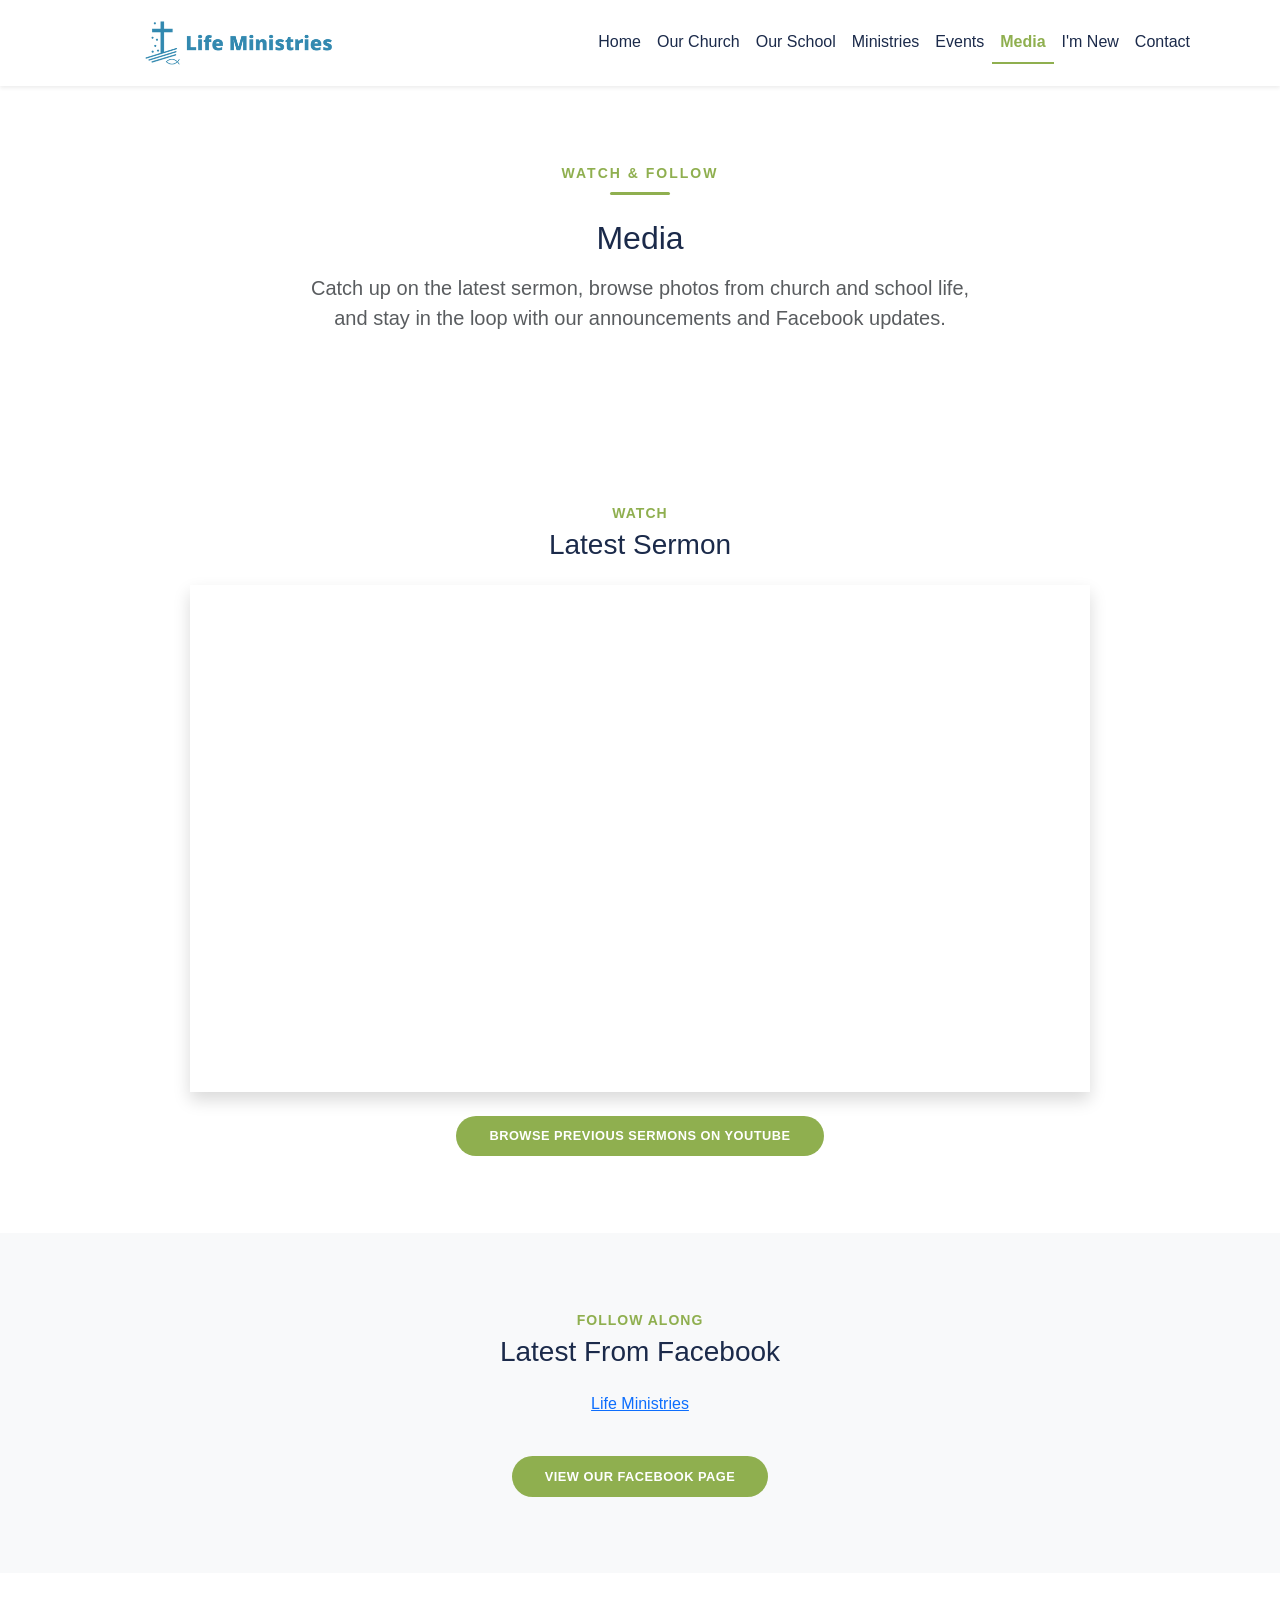
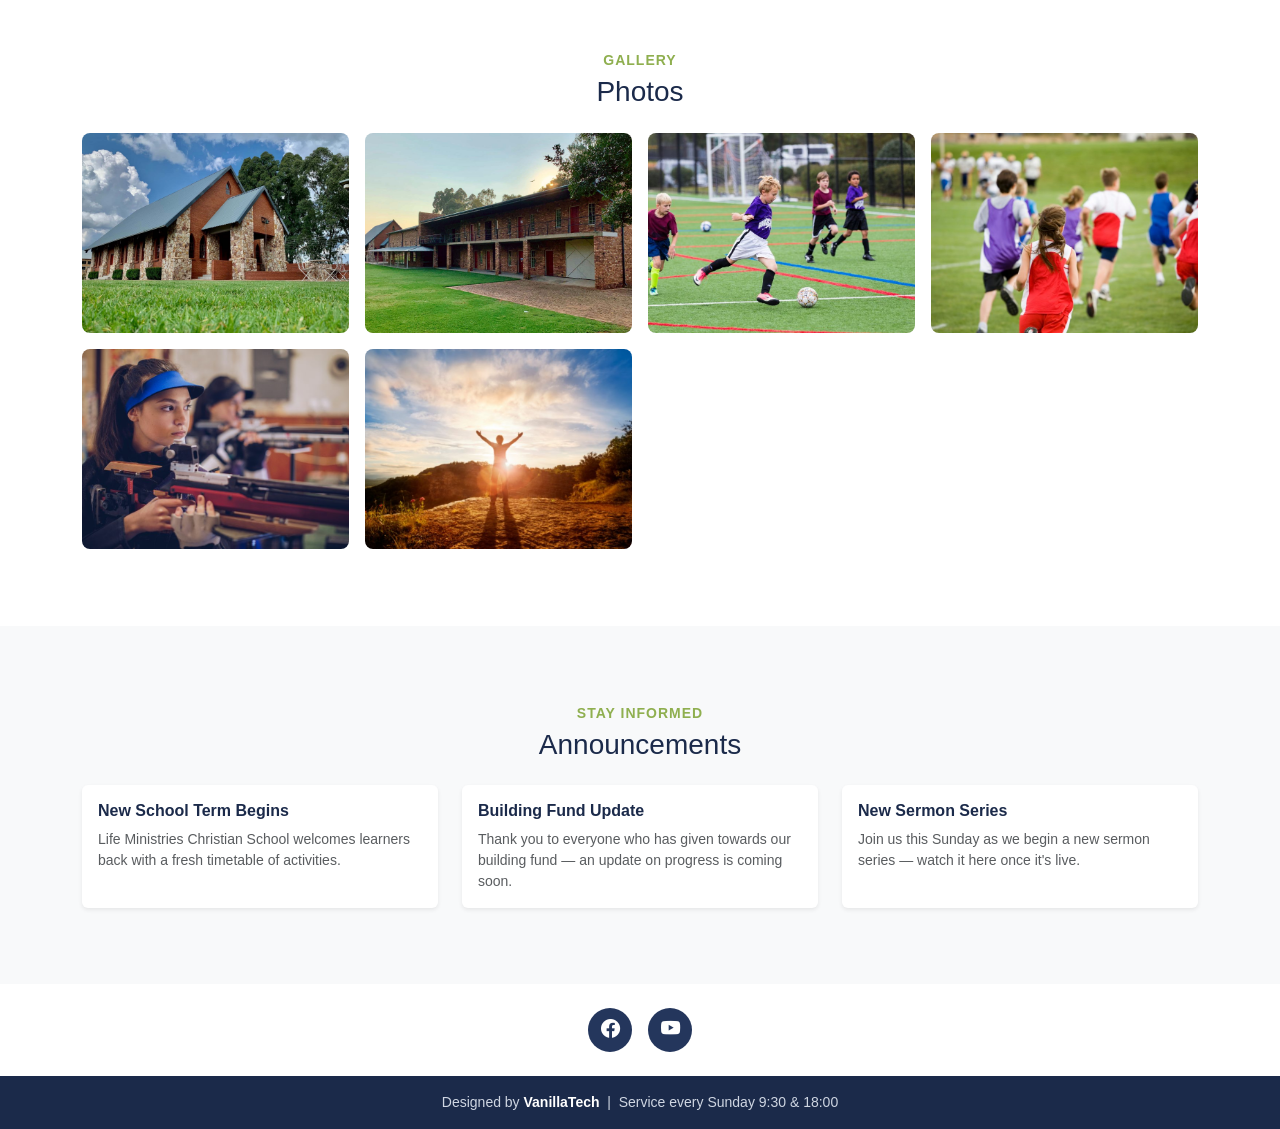
<file: media.html>
<!DOCTYPE html>
<html lang="en-ZA">
<head>
  <!-- ============================================================
       DEVELOPER NOTE: DOCUMENT HEAD
       This section holds metadata used by browsers and search
       engines. Nothing here is visible on the page itself, but it
       strongly affects SEO (Search Engine Optimization) and how
       the site looks when shared on social media.
       ============================================================ -->

  <meta charset="UTF-8">

  <!-- Responsive viewport tag: tells mobile/tablet browsers to render
       the page at the device's actual width instead of zooming out
       to fit a "desktop" layout. Required for any mobile-friendly site. -->
  <meta name="viewport" content="width=device-width, initial-scale=1.0">

  <!-- Primary SEO tags -->
  <title>Media — Life Ministries</title>
  <meta name="description" content="Watch the latest sermon, browse past messages, see photos and announcements, and follow our Facebook updates.">
  <meta name="keywords" content="Life Ministries, Christian church Heidelberg, Christian school Heidelberg, Sunday service, Bible study, youth group, Life Ministries Christian School, Heidelberg Gauteng church">
  <meta name="author" content="Life Ministries">
  <meta name="robots" content="index, follow">

  <!-- Canonical URL: tells search engines the "official" address of this
       page so duplicate copies (http vs https, trailing slash, etc.)
       don't split your SEO ranking. UPDATE this to your real domain. -->
  <link rel="canonical" href="https://lifeministries.co.za/media.html">

  <!-- Open Graph tags: control how the page looks when someone shares
       the link on Facebook, WhatsApp, LinkedIn, etc. -->
  <meta property="og:type" content="website">
  <meta property="og:title" content="Media — Life Ministries">
  <meta property="og:description" content="Watch the latest sermon, browse past messages, see photos and announcements, and follow our Facebook updates.">
  <meta property="og:url" content="https://lifeministries.co.za/media.html">
  <meta property="og:site_name" content="Life Ministries">
  <meta property="og:locale" content="en_ZA">
  <meta property="og:image" content="images/our-church/church-building.jpg">

  <!-- Twitter Card tags: same idea as Open Graph, but for Twitter/X -->
  <meta name="twitter:card" content="summary">
  <meta name="twitter:title" content="Media — Life Ministries">
  <meta name="twitter:description" content="Watch the latest sermon, browse past messages, see photos and announcements, and follow our Facebook updates.">

  <!-- Favicon (browser tab icon). Replace with your own icon file. -->
  <link rel="icon" type="image/png" href="images/shared/logo.png">

  <!-- ============================================================
       DEVELOPER NOTE: STRUCTURED DATA (JSON-LD)
       This block is invisible to visitors but read by search engines
       (Google, Bing) to understand "this is a Church" and can enable
       rich results (e.g. showing service times directly in search).
       Schema type used: "Church" (a subtype of "Organization").
       ============================================================ -->
  <script type="application/ld+json">
  {
    "@context": "https://schema.org",
    "@type": "Church",
    "name": "Life Ministries",
    "url": "https://lifeministries.co.za/",
    "logo": "images/shared/logo.png",
    "image": "images/our-church/church-building.jpg",
    "telephone": "+27163496954",
    "email": "admin@lifeministries.co.za",
    "address": {
      "@type": "PostalAddress",
      "addressLocality": "Heidelberg",
      "addressRegion": "Gauteng",
      "addressCountry": "ZA"
    },
    "sameAs": [
      "https://www.facebook.com/LMinistries/",
      "https://www.youtube.com/channel/UC44tvG1QtsGZd-dPXgL7Evg"
    ]
  }
  </script>

  <!-- ============================================================
       DEVELOPER NOTE: BOOTSTRAP CSS (from CDN)
       Bootstrap is a CSS framework that provides a responsive grid
       system (container/row/col classes) and pre-built components
       (navbar, cards, buttons) so the page automatically adapts to
       phone, tablet and desktop screen widths without custom media
       queries for most of the layout.
       NOTE: This is loaded from a CDN, which requires an internet
       connection. If you need this page to work 100% offline,
       download bootstrap.min.css and bootstrap.bundle.min.js into
       a /vendor folder and change these paths to point there.
       ============================================================ -->
  <link href="https://cdn.jsdelivr.net/npm/bootstrap@5.3.3/dist/css/bootstrap.min.css" rel="stylesheet">

  <!-- Bootstrap Icons (used for the phone/email/social icons) -->
  <link rel="stylesheet" href="https://cdn.jsdelivr.net/npm/bootstrap-icons@1.11.3/font/bootstrap-icons.css">

  <!-- Our own custom stylesheet, loaded AFTER Bootstrap so our rules
       can override Bootstrap's defaults where needed. -->
  <link rel="stylesheet" href="css/style.css">
</head>
<body>

  <a class="visually-hidden-focusable skip-link" href="#main-content">Skip to main content</a>

<header>
    <nav class="navbar navbar-expand-lg navbar-light bg-white sticky-top shadow-sm py-2" aria-label="Main navigation">
      <div class="container">

        <!-- Logo / site name. Wrapping the logo in a link back to "/"
             is standard practice: it doubles as a "home" button. -->
        <a class="navbar-brand" href="index.html">
          <img src="images/shared/logo.png" alt="Life Ministries logo" height="60" width="180">
        </a>

        <!-- Hamburger toggle button, only visible below the "lg" breakpoint.
             LEARNING NOTE: data-bs-toggle and data-bs-target are called
             "data attributes" — any attribute you make up starting with
             data- is valid HTML and does nothing on its own, but
             JavaScript (in this case, Bootstrap's own bundled JS) can
             read it to decide what to do. Here, Bootstrap's script sees
             data-bs-toggle="collapse" and data-bs-target="#mainNavbar"
             and wires this button up to show/hide the element with
             id="mainNavbar" below — all without us writing any custom
             JavaScript ourselves.
             The aria-* attributes (aria-controls, aria-expanded,
             aria-label) are ACCESSIBILITY attributes: they don't
             change how the button LOOKS, only what a screen reader
             announces to a blind/low-vision visitor using it. -->
        <button class="navbar-toggler" type="button" data-bs-toggle="collapse"
                data-bs-target="#mainNavbar" aria-controls="mainNavbar"
                aria-expanded="false" aria-label="Toggle navigation">
          <span class="navbar-toggler-icon"></span>
        </button>

        <!-- Collapsible nav links -->
        <div class="collapse navbar-collapse" id="mainNavbar">
          <!-- LEARNING NOTE: expanded from the original 4-item nav to
               the client's requested 8-item structure. "I'm New" is
               intentionally placed near the end, right before
               Contact — that ordering is a common pattern on church
               sites: it lets a first-time visitor find their way to
               "what do I do if I've never been here" without it
               competing for attention with the primary Church/School
               navigation up front. -->
          <ul class="navbar-nav ms-auto mb-2 mb-lg-0 text-center">
            <li class="nav-item">
              <!-- aria-current="page" tells assistive tech + SEO crawlers
                   this is the current page, matching Home in the top nav -->
              <a class="nav-link" href="index.html">Home</a>
            </li>
            <li class="nav-item">
              <a class="nav-link" href="our-church.html">Our Church</a>
            </li>
            <li class="nav-item">
              <a class="nav-link" href="our-school.html">Our School</a>
            </li>
            <li class="nav-item">
              <a class="nav-link" href="ministries.html">Ministries</a>
            </li>
            <li class="nav-item">
              <a class="nav-link" href="events.html">Events</a>
            </li>
            <li class="nav-item">
              <a class="nav-link active" aria-current="page" href="media.html">Media</a>
            </li>
            <li class="nav-item">
              <a class="nav-link" href="im-new.html">I'm New</a>
            </li>
            <li class="nav-item">
              <a class="nav-link" href="contact.html">Contact</a>
            </li>
          </ul>
        </div>
      </div>
    </nav>
  </header>

  <main id="main-content">

    <!-- ============================================================
         DEVELOPER NOTE: PAGE INTRO
         ============================================================ -->
    <section class="section-spacing text-center reveal-on-scroll" aria-label="Media introduction">
      <div class="container">
        <p class="text-uppercase fw-bold small mb-2" style="color: var(--brand-green); letter-spacing: 2px;">Watch &amp; Follow</p>
        <div class="accent-underline mx-auto mb-4"></div>
        <h1 class="h2 mb-3" style="color: var(--brand-navy);">Media</h1>
        <p class="text-muted mx-auto fs-5" style="max-width: 680px;">
          Catch up on the latest sermon, browse photos from church and school life, and stay in the loop with our announcements and Facebook updates.
        </p>
      </div>
    </section>

    <!-- ============================================================
         DEVELOPER NOTE: LATEST SERMON + "BROWSE PREVIOUS SERMONS"
         Uses the same genuinely auto-updating YouTube Data API
         technique as our-church.html. Both pages' embeds get updated
         together automatically by the same script.js code, since
         both iframes share the id="sermonFrame".
         FULL STEP-BY-STEP SETUP GUIDE: see the big comment block at
         the top of js/script.js, right above where YOUTUBE_API_KEY is
         defined — that's the one authoritative copy of the setup
         instructions (getting a free, domain-restricted API key from
         Google Cloud Console); this page and our-church.html both
         point there rather than repeating the steps twice.
         HONEST LIMITATION: for a true "pick any past sermon by date"
         picker, we'd need each individual video's real YouTube video
         ID and date — data the API technique above doesn't provide
         in one simple call. Rather than fabricate fake video IDs
         that would show broken/incorrect videos, this links directly
         to the channel's own YouTube "Videos" tab, where every past
         upload already exists with its real date, fully browsable —
         genuinely functional, not a mockup.
         UPGRADE PATH: once the client wants a true in-page picker for
         past sermons (not just "latest"), a proper dropdown/button
         list swapping the iframe's src on click can be built the
         same way the Events calendar was — see the commented-out
         example function below for the pattern.
         ============================================================ -->
    <section class="section-spacing reveal-on-scroll" aria-label="Latest sermon">
      <div class="container">
        <div class="text-center mb-4">
          <p class="text-uppercase fw-bold small mb-1" style="color: var(--brand-green); letter-spacing: 1px;">Watch</p>
          <h2 class="h3" style="color: var(--brand-navy);">Latest Sermon</h2>
        </div>
        <div class="ratio ratio-16x9 mx-auto shadow" style="max-width: 900px;">
        <iframe id="sermonFrame" src="https://www.youtube-nocookie.com/embed/YFl4vyFzpAQ"
                  title="Latest sermon from Life Ministries"
                  allow="accelerometer; autoplay; clipboard-write; encrypted-media; gyroscope; picture-in-picture; web-share"
                  referrerpolicy="strict-origin-when-cross-origin"
                  allowfullscreen
                  loading="lazy"></iframe>
        </div>
        <div class="text-center mt-4">
          <a href="https://www.youtube.com/channel/UC44tvG1QtsGZd-dPXgL7Evg/videos" target="_blank" rel="noopener noreferrer" class="btn link-card-btn">Browse Previous Sermons on YouTube</a>
        </div>
        <!--
          UPGRADE-PATH EXAMPLE (commented out — not live code):
          Once real past-sermon video IDs are available, a picker
          could work like this in a dedicated media.js file:

          var SERMONS = [
            { videoId: "REAL_ID_1", title: "Walking in Faith", date: "2026-08-16" },
            { videoId: "REAL_ID_2", title: "The Good Shepherd", date: "2026-08-09" }
          ];
          // Render one button per sermon; clicking it sets:
          //   document.getElementById('sermonFrame').src =
          //     "https://www.youtube.com/embed/" + sermon.videoId;
          // — same swap-the-iframe-src technique used by the
          // Events page's calendar for jumping to event details.
        -->
      </div>
    </section>

    <!-- ============================================================
         DEVELOPER NOTE: FACEBOOK PAGE PLUGIN (live, auto-syncing)
         Unlike the sermon archive above, this genuinely CAN sync
         live with Facebook automatically, with no manual updates —
         this is Facebook's own official "Page Plugin" embed,
         provided for free for any public Facebook Page.
         WHY IT MIGHT SHOW JUST A "FOLLOW" CARD INSTEAD OF FULL POSTS:
         Facebook's plugin only renders fully (the "timeline" tab
         showing actual recent posts) under certain conditions:
           1. The page must be viewed over a real https:// domain —
              it will not show full content from a local file or an
              http-only (non-secure) address.
           2. Facebook increasingly favours domains that are
              registered to a Facebook App (free to create at
              developers.facebook.com) with this site's real domain
              added to that app's allowed domains list. Without that,
              Facebook sometimes falls back to a minimal "Follow"
              card instead of the full timeline, especially for
              pages/domains it hasn't seen much traffic from yet.
         WHAT TO DO: once this site is hosted on its real domain,
         create a free Facebook App, add the live domain under
         Settings → Basic → App Domains, and add
         "&appId=YOUR_APP_ID" to the SDK script URL near the bottom
         of this file. This significantly improves how reliably the
         full timeline renders. Even with all of that, Facebook's
         plugin behaviour can vary — the direct link below is kept
         as a guaranteed-to-work fallback either way.
         ============================================================ -->
    <section class="section-spacing bg-light reveal-on-scroll" aria-label="Facebook updates">
      <div class="container">
        <div class="text-center mb-4">
          <p class="text-uppercase fw-bold small mb-1" style="color: var(--brand-green); letter-spacing: 1px;">Follow Along</p>
          <h2 class="h3" style="color: var(--brand-navy);">Latest From Facebook</h2>
        </div>
        <div class="d-flex justify-content-center">
          <div id="fb-root"></div>
          <div class="fb-page"
               data-href="https://www.facebook.com/LMinistries/"
               data-tabs="timeline"
               data-width="500"
               data-height="600"
               data-small-header="false"
               data-adapt-container-width="true"
               data-hide-cover="false"
               data-show-facepile="true">
            <blockquote cite="https://www.facebook.com/LMinistries/" class="fb-xfbml-parse-ignore">
              <a href="https://www.facebook.com/LMinistries/">Life Ministries</a>
            </blockquote>
          </div>
        </div>
        <!-- Guaranteed-to-work fallback, regardless of how the
             widget above renders in any given browser/setup. -->
        <div class="text-center mt-4">
          <a href="https://www.facebook.com/LMinistries/" target="_blank" rel="noopener noreferrer" class="btn link-card-btn">View Our Facebook Page</a>
        </div>
      </div>
    </section>

    <!-- ============================================================
         DEVELOPER NOTE: PHOTO GALLERY
         Uses the real photos already supplied for other pages
         (church building, school building, sport photos) as a
         starting gallery — swap in dedicated event/candid photos
         once the client provides them. A simple CSS grid, each photo
         linking to its own full-size file in a new tab (a lightweight
         "lightbox" without needing an extra JavaScript library).
         ============================================================ -->
    <section class="section-spacing reveal-on-scroll" aria-label="Photo gallery">
      <div class="container">
        <div class="text-center mb-4">
          <p class="text-uppercase fw-bold small mb-1" style="color: var(--brand-green); letter-spacing: 1px;">Gallery</p>
          <h2 class="h3" style="color: var(--brand-navy);">Photos</h2>
        </div>
        <div class="gallery-grid">
          <a href="images/our-church/church-building.jpg" target="_blank" rel="noopener noreferrer" class="gallery-item">
            <img src="images/our-church/church-building.jpg" alt="Life Ministries church building" loading="lazy">
          </a>
          <a href="images/our-school/school-building.jpg" target="_blank" rel="noopener noreferrer" class="gallery-item">
            <img src="images/our-school/school-building.jpg" alt="Life Ministries school buildings" loading="lazy">
          </a>
          <a href="images/our-school/soccer.jpg" target="_blank" rel="noopener noreferrer" class="gallery-item">
            <img src="images/our-school/soccer.jpg" alt="Learners playing soccer" loading="lazy">
          </a>
          <a href="images/our-school/cross-country.jpg" target="_blank" rel="noopener noreferrer" class="gallery-item">
            <img src="images/our-school/cross-country.jpg" alt="Learners running cross-country" loading="lazy">
          </a>
          <a href="images/our-school/air-rifle-shooting.jpg" target="_blank" rel="noopener noreferrer" class="gallery-item">
            <img src="images/our-school/air-rifle-shooting.jpg" alt="Learner practising air rifle shooting" loading="lazy">
          </a>
          <a href="images/index/link-our-church.jpg" target="_blank" rel="noopener noreferrer" class="gallery-item">
            <img src="images/index/link-our-church.jpg" alt="Person worshipping at sunrise" loading="lazy">
          </a>
        </div>
      </div>
    </section>

    <!-- ============================================================
         DEVELOPER NOTE: ANNOUNCEMENTS
         PLACEHOLDER CONTENT — swap for real announcements once the
         client supplies them. Same card pattern used elsewhere on
         the site.
         ============================================================ -->
    <section class="section-spacing bg-light reveal-on-scroll" aria-label="Announcements">
      <div class="container">
        <div class="text-center mb-4">
          <p class="text-uppercase fw-bold small mb-1" style="color: var(--brand-green); letter-spacing: 1px;">Stay Informed</p>
          <h2 class="h3" style="color: var(--brand-navy);">Announcements</h2>
        </div>
        <div class="row row-cols-1 row-cols-md-3 g-4">

          <div class="col">
            <div class="card h-100 shadow-sm border-0">
              <div class="card-body">
                <h3 class="h6 card-title fw-bold" style="color: var(--brand-navy);">New School Term Begins</h3>
                <p class="card-text text-muted small">Life Ministries Christian School welcomes learners back with a fresh timetable of activities.</p>
              </div>
            </div>
          </div>

          <div class="col">
            <div class="card h-100 shadow-sm border-0">
              <div class="card-body">
                <h3 class="h6 card-title fw-bold" style="color: var(--brand-navy);">Building Fund Update</h3>
                <p class="card-text text-muted small">Thank you to everyone who has given towards our building fund &mdash; an update on progress is coming soon.</p>
              </div>
            </div>
          </div>

          <div class="col">
            <div class="card h-100 shadow-sm border-0">
              <div class="card-body">
                <h3 class="h6 card-title fw-bold" style="color: var(--brand-navy);">New Sermon Series</h3>
                <p class="card-text text-muted small">Join us this Sunday as we begin a new sermon series &mdash; watch it here once it's live.</p>
              </div>
            </div>
          </div>

        </div>
      </div>
    </section>

  </main>

<footer class="footer">
    <div class="text-center py-4 bg-white">
      <div class="d-flex justify-content-center gap-3">
        <a href="https://www.facebook.com/LMinistries/" target="_blank" rel="noopener noreferrer" aria-label="Facebook" class="footer-social-btn">
          <i class="bi bi-facebook" aria-hidden="true"></i>
        </a>
        <a href="https://www.youtube.com/channel/UC44tvG1QtsGZd-dPXgL7Evg" target="_blank" rel="noopener noreferrer" aria-label="YouTube" class="footer-social-btn">
          <i class="bi bi-youtube" aria-hidden="true"></i>
        </a>
      </div>
    </div>

    <div class="footer-bar text-center py-3">
      <p class="mb-0 small">
        Designed by <strong>VanillaTech</strong> &nbsp;|&nbsp; Service every Sunday 9:30 &amp; 18:00
      </p>
    </div>
  </footer>

  <script src="https://cdn.jsdelivr.net/npm/bootstrap@5.3.3/dist/js/bootstrap.bundle.min.js"></script>
  <script src="js/script.js"></script>
  <!-- Facebook's official SDK script, required for the "fb-page" Page
       Plugin embed above to actually render and sync live posts.
       Only loaded on this page since no other page uses it. async
       defer means it won't block the rest of the page from loading
       while it fetches. -->
  <script async defer crossorigin="anonymous" src="https://connect.facebook.net/en_US/sdk.js#xfbml=1&version=v19.0"></script>
</body>
</html>
</file>
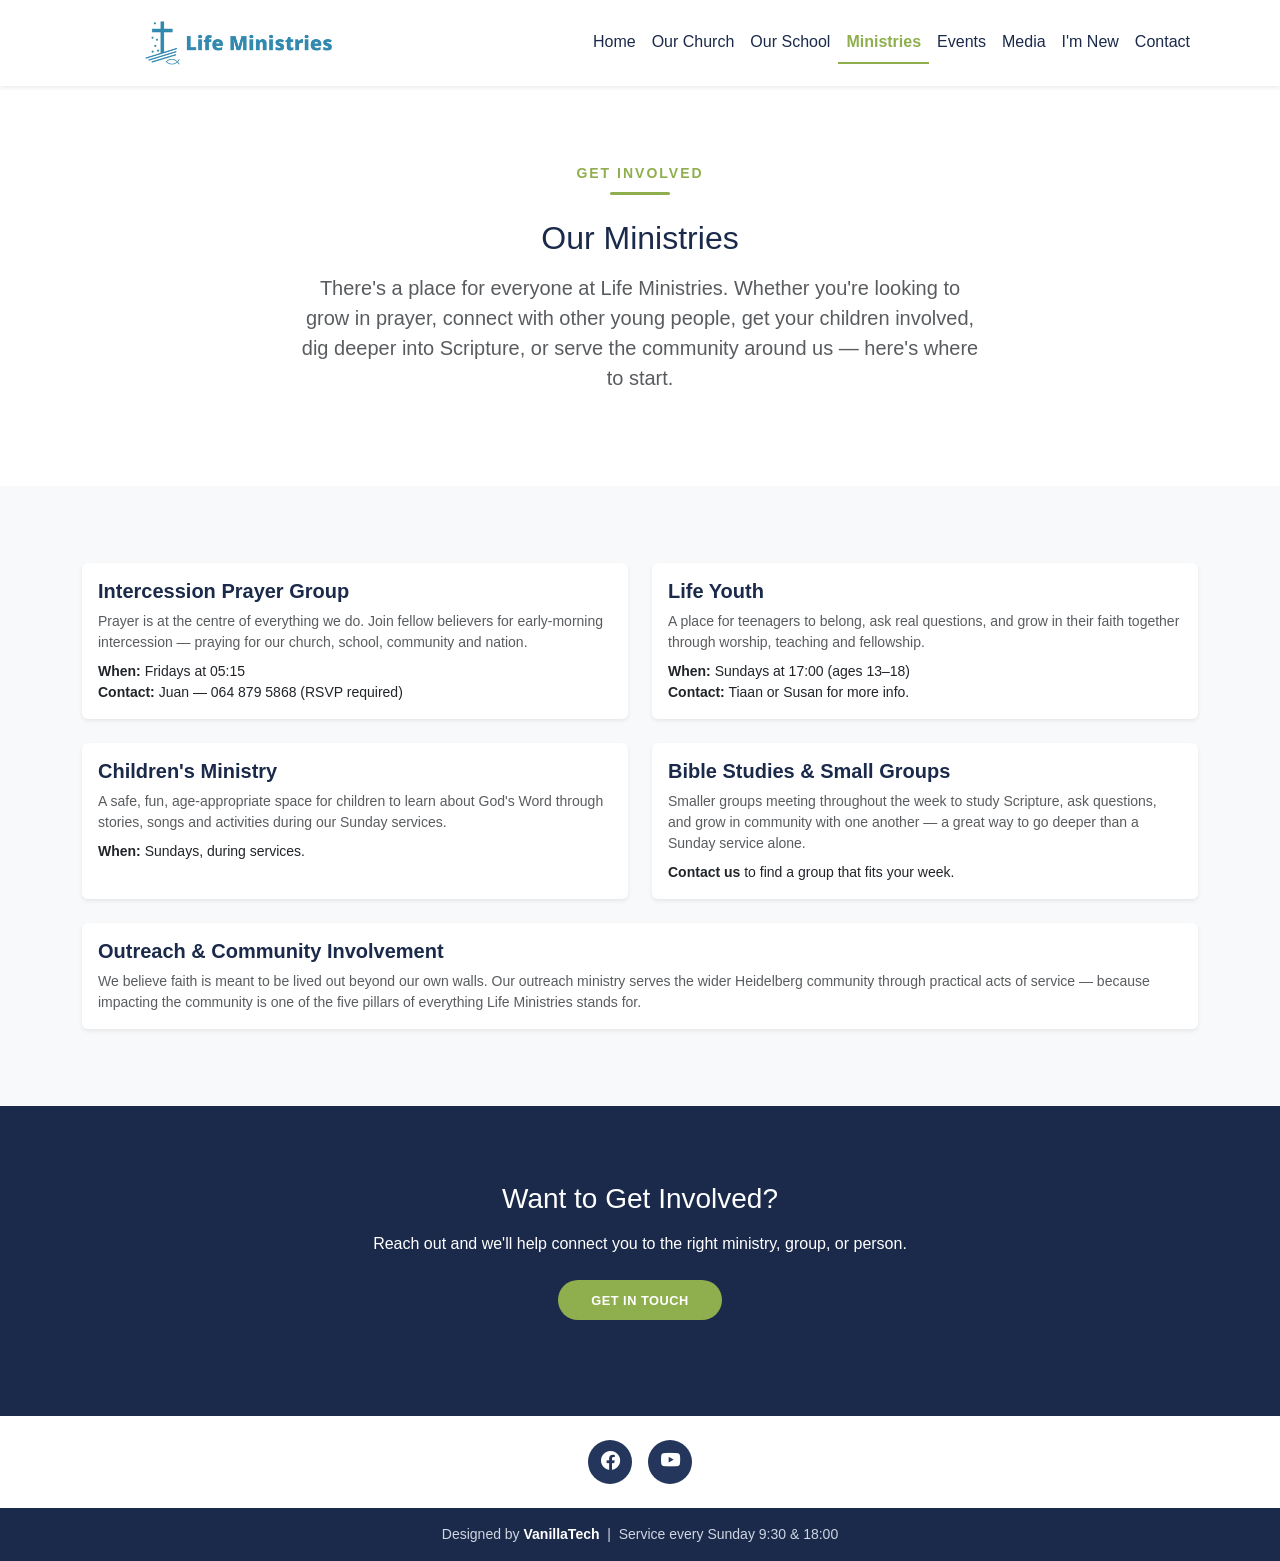
<file: ministries.html>
<!DOCTYPE html>
<html lang="en-ZA">
<head>
  <!-- ============================================================
       DEVELOPER NOTE: DOCUMENT HEAD
       This section holds metadata used by browsers and search
       engines. Nothing here is visible on the page itself, but it
       strongly affects SEO (Search Engine Optimization) and how
       the site looks when shared on social media.
       ============================================================ -->

  <meta charset="UTF-8">

  <!-- Responsive viewport tag: tells mobile/tablet browsers to render
       the page at the device's actual width instead of zooming out
       to fit a "desktop" layout. Required for any mobile-friendly site. -->
  <meta name="viewport" content="width=device-width, initial-scale=1.0">

  <!-- Primary SEO tags -->
  <title>Ministries — Life Ministries</title>
  <meta name="description" content="Explore the ministries at Life Ministries, including prayer, youth, children's ministry, and community outreach.">
  <meta name="keywords" content="Life Ministries, Christian church Heidelberg, Christian school Heidelberg, Sunday service, Bible study, youth group, Life Ministries Christian School, Heidelberg Gauteng church">
  <meta name="author" content="Life Ministries">
  <meta name="robots" content="index, follow">

  <!-- Canonical URL: tells search engines the "official" address of this
       page so duplicate copies (http vs https, trailing slash, etc.)
       don't split your SEO ranking. UPDATE this to your real domain. -->
  <link rel="canonical" href="https://lifeministries.co.za/ministries.html">

  <!-- Open Graph tags: control how the page looks when someone shares
       the link on Facebook, WhatsApp, LinkedIn, etc. -->
  <meta property="og:type" content="website">
  <meta property="og:title" content="Ministries — Life Ministries">
  <meta property="og:description" content="Explore the ministries at Life Ministries, including prayer, youth, children's ministry, and community outreach.">
  <meta property="og:url" content="https://lifeministries.co.za/ministries.html">
  <meta property="og:site_name" content="Life Ministries">
  <meta property="og:locale" content="en_ZA">
  <meta property="og:image" content="images/our-church/church-building.jpg">

  <!-- Twitter Card tags: same idea as Open Graph, but for Twitter/X -->
  <meta name="twitter:card" content="summary">
  <meta name="twitter:title" content="Ministries — Life Ministries">
  <meta name="twitter:description" content="Explore the ministries at Life Ministries, including prayer, youth, children's ministry, and community outreach.">

  <!-- Favicon (browser tab icon). Replace with your own icon file. -->
  <link rel="icon" type="image/png" href="images/shared/logo.png">

  <!-- ============================================================
       DEVELOPER NOTE: STRUCTURED DATA (JSON-LD)
       This block is invisible to visitors but read by search engines
       (Google, Bing) to understand "this is a Church" and can enable
       rich results (e.g. showing service times directly in search).
       Schema type used: "Church" (a subtype of "Organization").
       ============================================================ -->
  <script type="application/ld+json">
  {
    "@context": "https://schema.org",
    "@type": "Church",
    "name": "Life Ministries",
    "url": "https://lifeministries.co.za/",
    "logo": "images/shared/logo.png",
    "image": "images/our-church/church-building.jpg",
    "telephone": "+27163496954",
    "email": "admin@lifeministries.co.za",
    "address": {
      "@type": "PostalAddress",
      "addressLocality": "Heidelberg",
      "addressRegion": "Gauteng",
      "addressCountry": "ZA"
    },
    "sameAs": [
      "https://www.facebook.com/LMinistries/",
      "https://www.youtube.com/channel/UC44tvG1QtsGZd-dPXgL7Evg"
    ]
  }
  </script>

  <!-- ============================================================
       DEVELOPER NOTE: BOOTSTRAP CSS (from CDN)
       Bootstrap is a CSS framework that provides a responsive grid
       system (container/row/col classes) and pre-built components
       (navbar, cards, buttons) so the page automatically adapts to
       phone, tablet and desktop screen widths without custom media
       queries for most of the layout.
       NOTE: This is loaded from a CDN, which requires an internet
       connection. If you need this page to work 100% offline,
       download bootstrap.min.css and bootstrap.bundle.min.js into
       a /vendor folder and change these paths to point there.
       ============================================================ -->
  <link href="https://cdn.jsdelivr.net/npm/bootstrap@5.3.3/dist/css/bootstrap.min.css" rel="stylesheet">

  <!-- Bootstrap Icons (used for the phone/email/social icons) -->
  <link rel="stylesheet" href="https://cdn.jsdelivr.net/npm/bootstrap-icons@1.11.3/font/bootstrap-icons.css">

  <!-- Our own custom stylesheet, loaded AFTER Bootstrap so our rules
       can override Bootstrap's defaults where needed. -->
  <link rel="stylesheet" href="css/style.css">
</head>
<body>

  <a class="visually-hidden-focusable skip-link" href="#main-content">Skip to main content</a>

<header>
    <nav class="navbar navbar-expand-lg navbar-light bg-white sticky-top shadow-sm py-2" aria-label="Main navigation">
      <div class="container">

        <!-- Logo / site name. Wrapping the logo in a link back to "/"
             is standard practice: it doubles as a "home" button. -->
        <a class="navbar-brand" href="index.html">
          <img src="images/shared/logo.png" alt="Life Ministries logo" height="60" width="180">
        </a>

        <!-- Hamburger toggle button, only visible below the "lg" breakpoint.
             LEARNING NOTE: data-bs-toggle and data-bs-target are called
             "data attributes" — any attribute you make up starting with
             data- is valid HTML and does nothing on its own, but
             JavaScript (in this case, Bootstrap's own bundled JS) can
             read it to decide what to do. Here, Bootstrap's script sees
             data-bs-toggle="collapse" and data-bs-target="#mainNavbar"
             and wires this button up to show/hide the element with
             id="mainNavbar" below — all without us writing any custom
             JavaScript ourselves.
             The aria-* attributes (aria-controls, aria-expanded,
             aria-label) are ACCESSIBILITY attributes: they don't
             change how the button LOOKS, only what a screen reader
             announces to a blind/low-vision visitor using it. -->
        <button class="navbar-toggler" type="button" data-bs-toggle="collapse"
                data-bs-target="#mainNavbar" aria-controls="mainNavbar"
                aria-expanded="false" aria-label="Toggle navigation">
          <span class="navbar-toggler-icon"></span>
        </button>

        <!-- Collapsible nav links -->
        <div class="collapse navbar-collapse" id="mainNavbar">
          <!-- LEARNING NOTE: expanded from the original 4-item nav to
               the client's requested 8-item structure. "I'm New" is
               intentionally placed near the end, right before
               Contact — that ordering is a common pattern on church
               sites: it lets a first-time visitor find their way to
               "what do I do if I've never been here" without it
               competing for attention with the primary Church/School
               navigation up front. -->
          <ul class="navbar-nav ms-auto mb-2 mb-lg-0 text-center">
            <li class="nav-item">
              <!-- aria-current="page" tells assistive tech + SEO crawlers
                   this is the current page, matching Home in the top nav -->
              <a class="nav-link" href="index.html">Home</a>
            </li>
            <li class="nav-item">
              <a class="nav-link" href="our-church.html">Our Church</a>
            </li>
            <li class="nav-item">
              <a class="nav-link" href="our-school.html">Our School</a>
            </li>
            <li class="nav-item">
              <a class="nav-link active" aria-current="page" href="ministries.html">Ministries</a>
            </li>
            <li class="nav-item">
              <a class="nav-link" href="events.html">Events</a>
            </li>
            <li class="nav-item">
              <a class="nav-link" href="media.html">Media</a>
            </li>
            <li class="nav-item">
              <a class="nav-link" href="im-new.html">I'm New</a>
            </li>
            <li class="nav-item">
              <a class="nav-link" href="contact.html">Contact</a>
            </li>
          </ul>
        </div>
      </div>
    </nav>
  </header>

  <main id="main-content">

    <!-- ============================================================
         DEVELOPER NOTE: PAGE INTRO
         Same plain-text intro pattern used on Contact (no hero photo
         — this is a utility/reference page, not a "welcome" page).
         ============================================================ -->
    <section class="section-spacing text-center reveal-on-scroll" aria-label="Ministries introduction">
      <div class="container">
        <p class="text-uppercase fw-bold small mb-2" style="color: var(--brand-green); letter-spacing: 2px;">Get Involved</p>
        <div class="accent-underline mx-auto mb-4"></div>
        <h1 class="h2 mb-3" style="color: var(--brand-navy);">Our Ministries</h1>
        <p class="text-muted mx-auto fs-5" style="max-width: 680px;">
          There's a place for everyone at Life Ministries. Whether you're looking to grow in prayer, connect with other young people, get your children involved, dig deeper into Scripture, or serve the community around us &mdash; here's where to start.
        </p>
      </div>
    </section>

    <!-- ============================================================
         DEVELOPER NOTE: MINISTRY DETAIL CARDS
         Expands on the brief 4-card summary already shown on
         our-church.html with fuller descriptions — this page is
         where a visitor comes to actually learn about and join a
         ministry, rather than just see that it exists.
         ============================================================ -->
    <section class="section-spacing bg-light reveal-on-scroll" aria-label="Ministry details">
      <div class="container">
        <div class="row row-cols-1 row-cols-md-2 g-4">

          <div class="col">
            <div class="card h-100 shadow-sm border-0">
              <div class="card-body">
                <h2 class="h5 fw-bold mb-2" style="color: var(--brand-navy);">Intercession Prayer Group</h2>
                <p class="text-muted small mb-2">Prayer is at the centre of everything we do. Join fellow believers for early-morning intercession &mdash; praying for our church, school, community and nation.</p>
                <p class="small mb-0"><strong>When:</strong> Fridays at 05:15<br><strong>Contact:</strong> Juan &mdash; 064 879 5868 (RSVP required)</p>
              </div>
            </div>
          </div>

          <div class="col">
            <div class="card h-100 shadow-sm border-0">
              <div class="card-body">
                <h2 class="h5 fw-bold mb-2" style="color: var(--brand-navy);">Life Youth</h2>
                <p class="text-muted small mb-2">A place for teenagers to belong, ask real questions, and grow in their faith together through worship, teaching and fellowship.</p>
                <p class="small mb-0"><strong>When:</strong> Sundays at 17:00 (ages 13&ndash;18)<br><strong>Contact:</strong> Tiaan or Susan for more info.</p>
              </div>
            </div>
          </div>

          <div class="col">
            <div class="card h-100 shadow-sm border-0">
              <div class="card-body">
                <h2 class="h5 fw-bold mb-2" style="color: var(--brand-navy);">Children's Ministry</h2>
                <p class="text-muted small mb-2">A safe, fun, age-appropriate space for children to learn about God's Word through stories, songs and activities during our Sunday services.</p>
                <p class="small mb-0"><strong>When:</strong> Sundays, during services.</p>
              </div>
            </div>
          </div>

          <div class="col">
            <div class="card h-100 shadow-sm border-0">
              <div class="card-body">
                <h2 class="h5 fw-bold mb-2" style="color: var(--brand-navy);">Bible Studies &amp; Small Groups</h2>
                <p class="text-muted small mb-2">Smaller groups meeting throughout the week to study Scripture, ask questions, and grow in community with one another &mdash; a great way to go deeper than a Sunday service alone.</p>
                <p class="small mb-0"><strong>Contact us</strong> to find a group that fits your week.</p>
              </div>
            </div>
          </div>

          <div class="col col-md-12">
            <div class="card h-100 shadow-sm border-0">
              <div class="card-body">
                <h2 class="h5 fw-bold mb-2" style="color: var(--brand-navy);">Outreach &amp; Community Involvement</h2>
                <p class="text-muted small mb-0">We believe faith is meant to be lived out beyond our own walls. Our outreach ministry serves the wider Heidelberg community through practical acts of service &mdash; because impacting the community is one of the five pillars of everything Life Ministries stands for.</p>
              </div>
            </div>
          </div>

        </div>
      </div>
    </section>

    <!-- ============================================================
         DEVELOPER NOTE: GET INVOLVED CTA
         Dark section matching the pattern used throughout the site,
         pointing visitors toward Contact for anyone who wants to
         join a ministry but doesn't yet have a direct contact.
         ============================================================ -->
    <section class="section-spacing section-dark text-center" aria-label="Get involved call to action">
      <div class="container reveal-on-scroll">
        <h2 class="h3 mb-3">Want to Get Involved?</h2>
        <p class="mx-auto mb-4" style="max-width: 600px;">Reach out and we'll help connect you to the right ministry, group, or person.</p>
        <a href="contact.html" class="btn link-card-btn">Get In Touch</a>
      </div>
    </section>

  </main>

<footer class="footer">
    <div class="text-center py-4 bg-white">
      <div class="d-flex justify-content-center gap-3">
        <a href="https://www.facebook.com/LMinistries/" target="_blank" rel="noopener noreferrer" aria-label="Facebook" class="footer-social-btn">
          <i class="bi bi-facebook" aria-hidden="true"></i>
        </a>
        <a href="https://www.youtube.com/channel/UC44tvG1QtsGZd-dPXgL7Evg" target="_blank" rel="noopener noreferrer" aria-label="YouTube" class="footer-social-btn">
          <i class="bi bi-youtube" aria-hidden="true"></i>
        </a>
      </div>
    </div>

    <div class="footer-bar text-center py-3">
      <p class="mb-0 small">
        Designed by <strong>VanillaTech</strong> &nbsp;|&nbsp; Service every Sunday 9:30 &amp; 18:00
      </p>
    </div>
  </footer>

  <script src="https://cdn.jsdelivr.net/npm/bootstrap@5.3.3/dist/js/bootstrap.bundle.min.js"></script>
  <script src="js/script.js"></script>
</body>
</html>
</file>
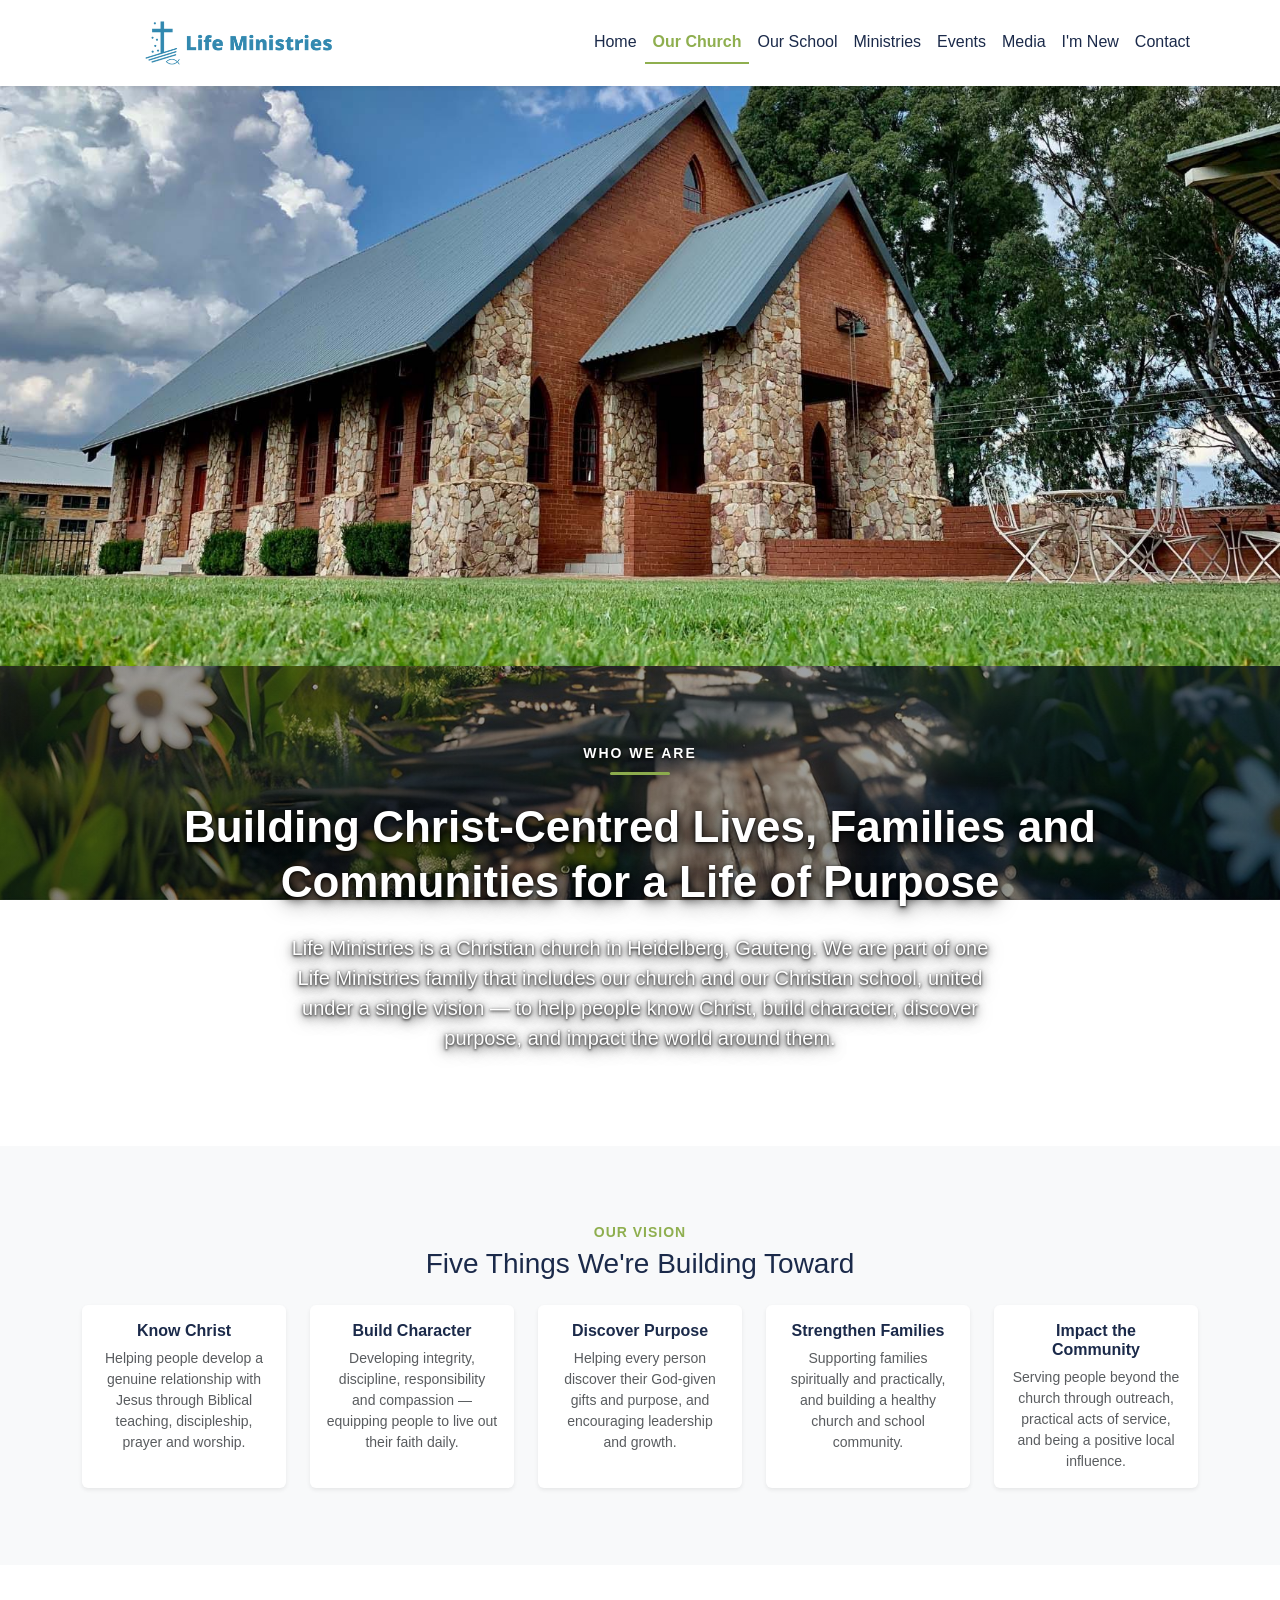
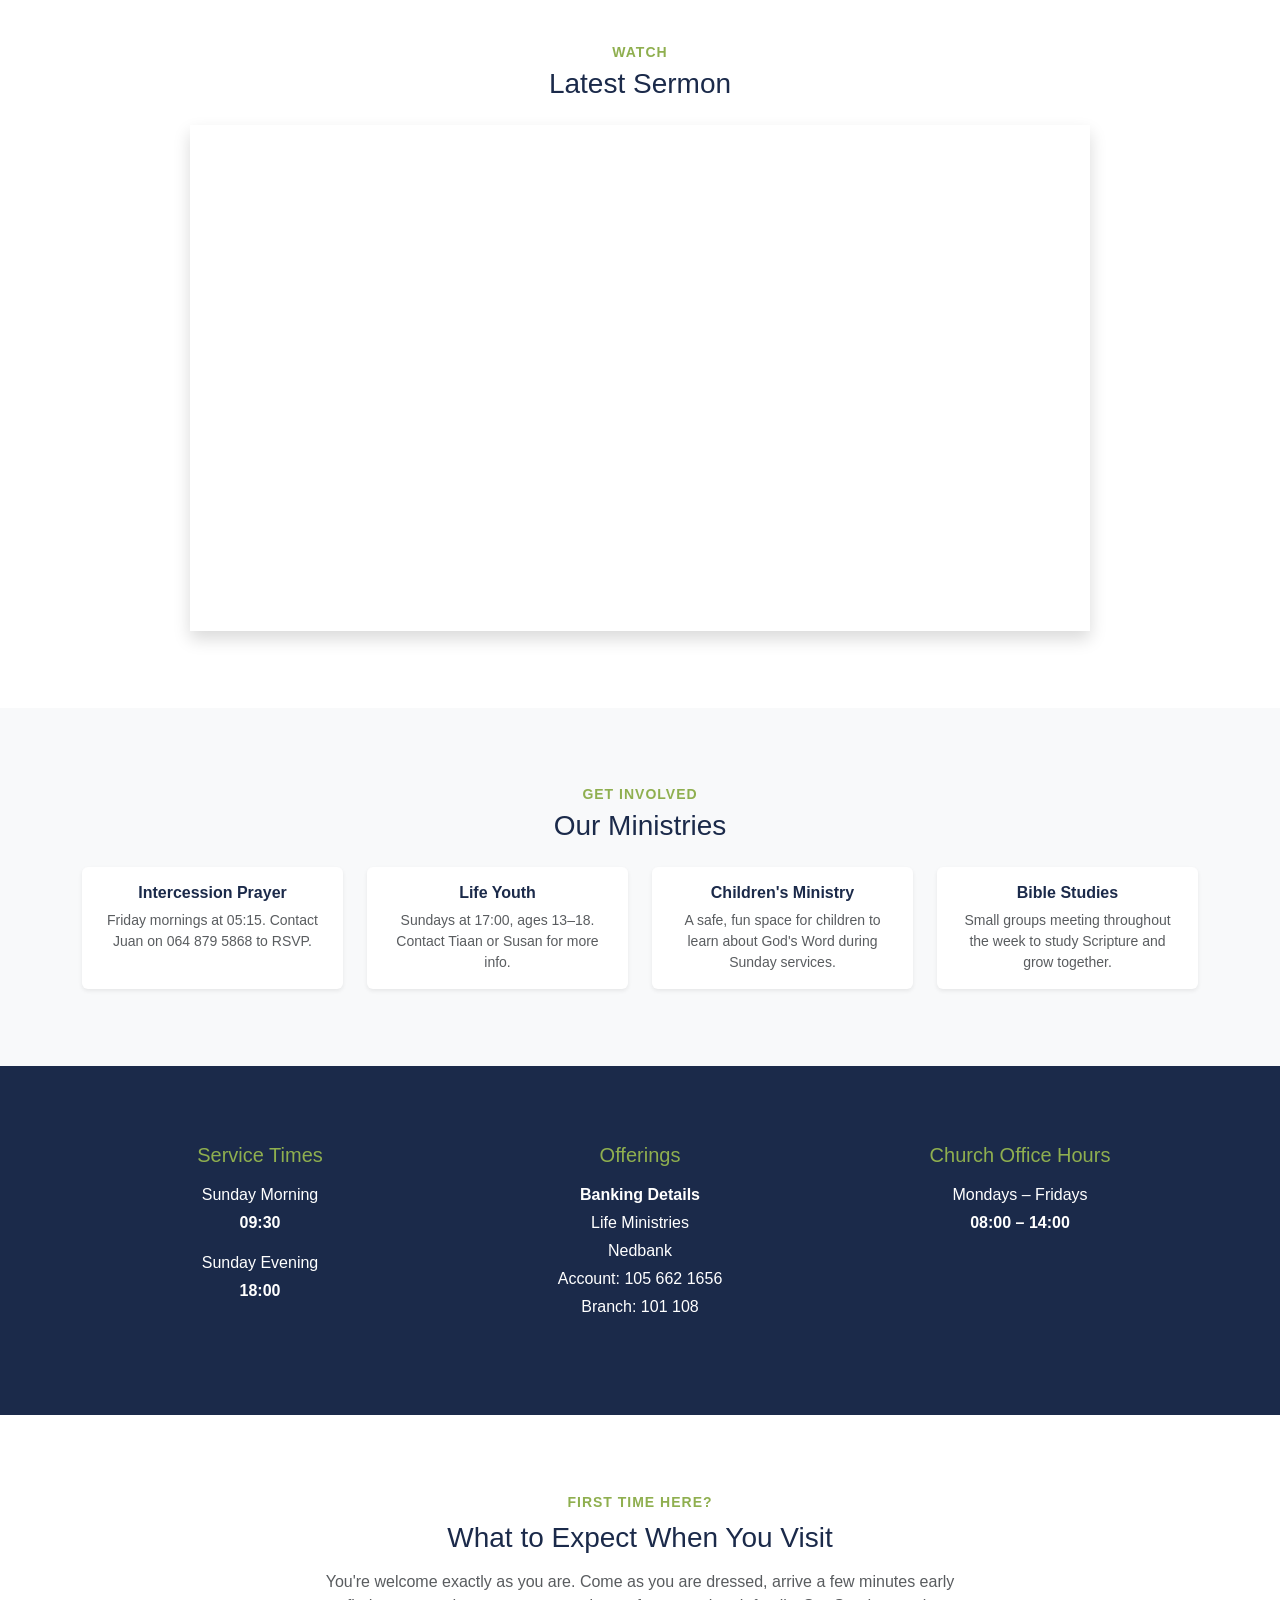
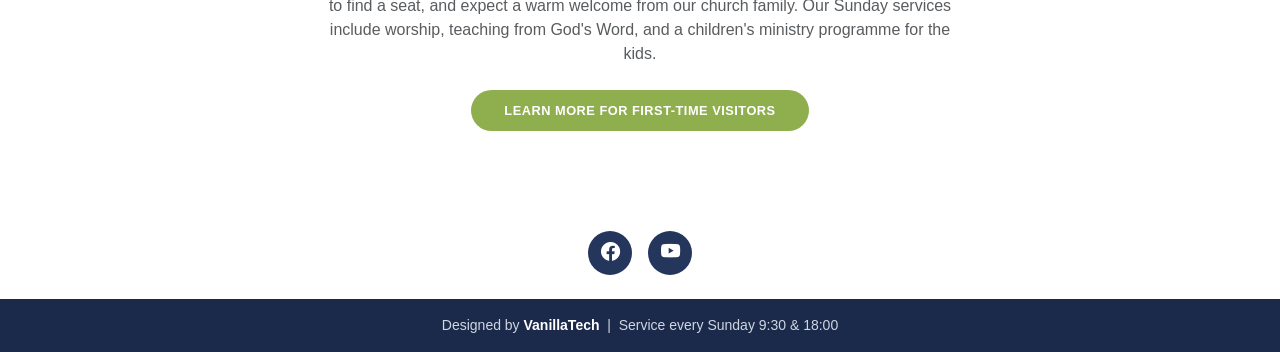
<file: our-church.html>
<!DOCTYPE html>
<html lang="en-ZA">
<head>
  <!-- ============================================================
       DEVELOPER NOTE: DOCUMENT HEAD
       This section holds metadata used by browsers and search
       engines. Nothing here is visible on the page itself, but it
       strongly affects SEO (Search Engine Optimization) and how
       the site looks when shared on social media.
       ============================================================ -->

  <meta charset="UTF-8">

  <!-- Responsive viewport tag: tells mobile/tablet browsers to render
       the page at the device's actual width instead of zooming out
       to fit a "desktop" layout. Required for any mobile-friendly site. -->
  <meta name="viewport" content="width=device-width, initial-scale=1.0">

  <!-- Primary SEO tags -->
  <title>Our Church — Life Ministries</title>
  <meta name="description" content="Life Ministries Christian Church — Sunday services 09:30 & 18:00. Watch the latest sermon, find our service times, banking details and office hours.">
  <meta name="keywords" content="Life Ministries, Christian church Heidelberg, Christian school Heidelberg, Sunday service, Bible study, youth group, Life Ministries Christian School, Heidelberg Gauteng church">
  <meta name="author" content="Life Ministries">
  <meta name="robots" content="index, follow">

  <!-- Canonical URL: tells search engines the "official" address of this
       page so duplicate copies (http vs https, trailing slash, etc.)
       don't split your SEO ranking. UPDATE this to your real domain. -->
  <link rel="canonical" href="https://lifeministries.co.za/our-church.html">

  <!-- Open Graph tags: control how the page looks when someone shares
       the link on Facebook, WhatsApp, LinkedIn, etc. -->
  <meta property="og:type" content="website">
  <meta property="og:title" content="Our Church — Life Ministries">
  <meta property="og:description" content="Life Ministries Christian Church — Sunday services 09:30 & 18:00. Watch the latest sermon, find our service times, banking details and office hours.">
  <meta property="og:url" content="https://lifeministries.co.za/our-church.html">
  <meta property="og:site_name" content="Life Ministries">
  <meta property="og:locale" content="en_ZA">
  <meta property="og:image" content="images/our-church/church-building.jpg">

  <!-- Twitter Card tags: same idea as Open Graph, but for Twitter/X -->
  <meta name="twitter:card" content="summary">
  <meta name="twitter:title" content="Our Church — Life Ministries">
  <meta name="twitter:description" content="Life Ministries Christian Church — Sunday services 09:30 & 18:00. Watch the latest sermon, find our service times, banking details and office hours.">

  <!-- Favicon (browser tab icon). Replace with your own icon file. -->
  <link rel="icon" type="image/png" href="images/shared/logo.png">

  <!-- ============================================================
       DEVELOPER NOTE: STRUCTURED DATA (JSON-LD)
       This block is invisible to visitors but read by search engines
       (Google, Bing) to understand "this is a Church" and can enable
       rich results (e.g. showing service times directly in search).
       Schema type used: "Church" (a subtype of "Organization").
       ============================================================ -->
  <script type="application/ld+json">
  {
    "@context": "https://schema.org",
    "@type": "Church",
    "name": "Life Ministries",
    "url": "https://lifeministries.co.za/",
    "logo": "images/shared/logo.png",
    "image": "images/our-church/church-building.jpg",
    "telephone": "+27163496954",
    "email": "admin@lifeministries.co.za",
    "address": {
      "@type": "PostalAddress",
      "addressLocality": "Heidelberg",
      "addressRegion": "Gauteng",
      "addressCountry": "ZA"
    },
    "sameAs": [
      "https://www.facebook.com/LMinistries/",
      "https://www.youtube.com/channel/UC44tvG1QtsGZd-dPXgL7Evg"
    ]
  }
  </script>

  <!-- ============================================================
       DEVELOPER NOTE: BOOTSTRAP CSS (from CDN)
       Bootstrap is a CSS framework that provides a responsive grid
       system (container/row/col classes) and pre-built components
       (navbar, cards, buttons) so the page automatically adapts to
       phone, tablet and desktop screen widths without custom media
       queries for most of the layout.
       NOTE: This is loaded from a CDN, which requires an internet
       connection. If you need this page to work 100% offline,
       download bootstrap.min.css and bootstrap.bundle.min.js into
       a /vendor folder and change these paths to point there.
       ============================================================ -->
  <link href="https://cdn.jsdelivr.net/npm/bootstrap@5.3.3/dist/css/bootstrap.min.css" rel="stylesheet">

  <!-- Bootstrap Icons (used for the phone/email/social icons) -->
  <link rel="stylesheet" href="https://cdn.jsdelivr.net/npm/bootstrap-icons@1.11.3/font/bootstrap-icons.css">

  <!-- Our own custom stylesheet, loaded AFTER Bootstrap so our rules
       can override Bootstrap's defaults where needed. -->
  <link rel="stylesheet" href="css/style.css">
</head>
<body>

  <a class="visually-hidden-focusable skip-link" href="#main-content">Skip to main content</a>

<header>
    <nav class="navbar navbar-expand-lg navbar-light bg-white sticky-top shadow-sm py-2" aria-label="Main navigation">
      <div class="container">

        <!-- Logo / site name. Wrapping the logo in a link back to "/"
             is standard practice: it doubles as a "home" button. -->
        <a class="navbar-brand" href="index.html">
          <img src="images/shared/logo.png" alt="Life Ministries logo" height="60" width="180">
        </a>

        <!-- Hamburger toggle button, only visible below the "lg" breakpoint.
             LEARNING NOTE: data-bs-toggle and data-bs-target are called
             "data attributes" — any attribute you make up starting with
             data- is valid HTML and does nothing on its own, but
             JavaScript (in this case, Bootstrap's own bundled JS) can
             read it to decide what to do. Here, Bootstrap's script sees
             data-bs-toggle="collapse" and data-bs-target="#mainNavbar"
             and wires this button up to show/hide the element with
             id="mainNavbar" below — all without us writing any custom
             JavaScript ourselves.
             The aria-* attributes (aria-controls, aria-expanded,
             aria-label) are ACCESSIBILITY attributes: they don't
             change how the button LOOKS, only what a screen reader
             announces to a blind/low-vision visitor using it. -->
        <button class="navbar-toggler" type="button" data-bs-toggle="collapse"
                data-bs-target="#mainNavbar" aria-controls="mainNavbar"
                aria-expanded="false" aria-label="Toggle navigation">
          <span class="navbar-toggler-icon"></span>
        </button>

        <!-- Collapsible nav links -->
        <div class="collapse navbar-collapse" id="mainNavbar">
          <!-- LEARNING NOTE: expanded from the original 4-item nav to
               the client's requested 8-item structure. "I'm New" is
               intentionally placed near the end, right before
               Contact — that ordering is a common pattern on church
               sites: it lets a first-time visitor find their way to
               "what do I do if I've never been here" without it
               competing for attention with the primary Church/School
               navigation up front. -->
          <ul class="navbar-nav ms-auto mb-2 mb-lg-0 text-center">
            <li class="nav-item">
              <!-- aria-current="page" tells assistive tech + SEO crawlers
                   this is the current page, matching Home in the top nav -->
              <a class="nav-link" href="index.html">Home</a>
            </li>
            <li class="nav-item">
              <a class="nav-link active" aria-current="page" href="our-church.html">Our Church</a>
            </li>
            <li class="nav-item">
              <a class="nav-link" href="our-school.html">Our School</a>
            </li>
            <li class="nav-item">
              <a class="nav-link" href="ministries.html">Ministries</a>
            </li>
            <li class="nav-item">
              <a class="nav-link" href="events.html">Events</a>
            </li>
            <li class="nav-item">
              <a class="nav-link" href="media.html">Media</a>
            </li>
            <li class="nav-item">
              <a class="nav-link" href="im-new.html">I'm New</a>
            </li>
            <li class="nav-item">
              <a class="nav-link" href="contact.html">Contact</a>
            </li>
          </ul>
        </div>
      </div>
    </nav>
  </header>

  <main id="main-content">

    <!-- ============================================================
         DEVELOPER NOTE: HERO PHOTO
         Same pattern as the homepage's static hero — a single,
         full-width photo, not a carousel. This uses the client's
         real photo of the church building (images/our-church/).
         ============================================================ -->
    <section class="hero-banner" aria-label="Our church building">
      <img src="images/our-church/church-building.jpg" alt="Life Ministries church building with stone pillars and a bell" class="w-100 hero-banner-img" width="1740" height="1160">
    </section>

    <!-- ============================================================
         DEVELOPER NOTE: WHO WE ARE + CHURCH VISION
         Reuses the exact same background photo + gradient overlay as
         the homepage's "Who We Are" section — same CSS class
         (.who-we-are-section in style.css), same image
         (images/index/who-we-are-bg.jpg), same gradient darkness.
         This is intentional: any future page that also needs a
         "Who We Are"-style intro section should reuse this exact
         class rather than inventing a new one-off gradient, so the
         whole site stays visually consistent. If the gradient
         darkness is ever adjusted, change it ONCE in style.css and
         every page using this class updates together.
         Per the client's brief, this page gets the FULL 5-pillar
         vision (Know Christ / Build Character / Discover Purpose /
         Strengthen Families / Impact the Community) — the homepage
         intentionally only shows the short headline version, this
         page is where visitors read the whole thing.
         ============================================================ -->
    <section class="section-spacing text-center who-we-are-section" aria-label="Who we are and our vision">
      <div class="container reveal-on-scroll">
        <p class="text-uppercase fw-bold small mb-2 who-we-are-label" style="letter-spacing: 2px;">Who We Are</p>
        <div class="accent-underline mx-auto mb-4"></div>
        <h1 class="who-we-are-heading mb-4">Building Christ-Centred Lives, Families and Communities for a Life of Purpose</h1>
        <p class="text-muted mx-auto mb-3 fs-5" style="max-width: 720px;">
          Life Ministries is a Christian church in Heidelberg, Gauteng. We are part of one Life Ministries family that includes our church and our Christian school, united under a single vision — to help people know Christ, build character, discover purpose, and impact the world around them.
        </p>
      </div>
    </section>

    <!-- ============================================================
         DEVELOPER NOTE: 5 VISION PILLARS
         A simple 5-card responsive grid — row-cols-1 on phones,
         row-cols-2 on small tablets, row-cols-5 on large desktop
         screens, so all 5 fit neatly in one row only once there's
         enough width for them.
         ============================================================ -->
    <section class="section-spacing bg-light reveal-on-scroll" aria-label="Our vision pillars">
      <div class="container">
        <div class="text-center mb-4">
          <p class="text-uppercase fw-bold small mb-1" style="color: var(--brand-green); letter-spacing: 1px;">Our Vision</p>
          <h2 class="h3" style="color: var(--brand-navy);">Five Things We're Building Toward</h2>
        </div>
        <div class="row row-cols-1 row-cols-sm-2 row-cols-lg-5 g-4">

          <div class="col">
            <div class="card h-100 shadow-sm border-0 text-center">
              <div class="card-body">
                <h3 class="h6 card-title fw-bold" style="color: var(--brand-navy);">Know Christ</h3>
                <p class="card-text text-muted small mb-0">Helping people develop a genuine relationship with Jesus through Biblical teaching, discipleship, prayer and worship.</p>
              </div>
            </div>
          </div>

          <div class="col">
            <div class="card h-100 shadow-sm border-0 text-center">
              <div class="card-body">
                <h3 class="h6 card-title fw-bold" style="color: var(--brand-navy);">Build Character</h3>
                <p class="card-text text-muted small mb-0">Developing integrity, discipline, responsibility and compassion — equipping people to live out their faith daily.</p>
              </div>
            </div>
          </div>

          <div class="col">
            <div class="card h-100 shadow-sm border-0 text-center">
              <div class="card-body">
                <h3 class="h6 card-title fw-bold" style="color: var(--brand-navy);">Discover Purpose</h3>
                <p class="card-text text-muted small mb-0">Helping every person discover their God-given gifts and purpose, and encouraging leadership and growth.</p>
              </div>
            </div>
          </div>

          <div class="col">
            <div class="card h-100 shadow-sm border-0 text-center">
              <div class="card-body">
                <h3 class="h6 card-title fw-bold" style="color: var(--brand-navy);">Strengthen Families</h3>
                <p class="card-text text-muted small mb-0">Supporting families spiritually and practically, and building a healthy church and school community.</p>
              </div>
            </div>
          </div>

          <div class="col">
            <div class="card h-100 shadow-sm border-0 text-center">
              <div class="card-body">
                <h3 class="h6 card-title fw-bold" style="color: var(--brand-navy);">Impact the Community</h3>
                <p class="card-text text-muted small mb-0">Serving people beyond the church through outreach, practical acts of service, and being a positive local influence.</p>
              </div>
            </div>
          </div>

        </div>
      </div>
    </section>

    <!-- ============================================================
         DEVELOPER NOTE: LATEST SERMON — GENUINELY AUTO-UPDATING
         Two earlier attempts at "always show the newest video with
         zero manual work" didn't pan out (a playlist-based trick
         that kept erroring, then a plain single fixed video ID that
         worked but had to be updated by hand each time). This is the
         real, reliable fix: the YouTube Data API.
         HOW IT WORKS: js/script.js section 6 makes a small request to
         YouTube's official API asking "what's this channel's most
         recent video?", gets back that video's ID, and sets this
         iframe's src to it automatically — every time this page
         loads. No manual updates needed, ever, once set up.
         FULL STEP-BY-STEP SETUP GUIDE: see the big comment block at
         the top of js/script.js, right above where YOUTUBE_API_KEY is
         defined — it walks through getting a free, domain-restricted
         API key from Google Cloud Console from scratch, with
         screenshotable menu paths for each click. That's the one
         authoritative copy of these instructions; both this page and
         media.html's matching sermon section point here rather than
         each repeating the same steps.
         FALLBACK: until a key is set up (or if the API call ever
         fails — wrong key, quota exceeded, no internet), the iframe
         below falls back to the last confirmed-working real video,
         so this section never shows a broken/empty embed either way.
         ============================================================ -->
    <section class="section-spacing reveal-on-scroll" aria-label="Latest sermon">
      <div class="container">
        <div class="text-center mb-4">
          <p class="text-uppercase fw-bold small mb-1" style="color: var(--brand-green); letter-spacing: 1px;">Watch</p>
          <h2 class="h3" style="color: var(--brand-navy);">Latest Sermon</h2>
        </div>
        <!-- LEARNING NOTE: the ratio-16x9 Bootstrap class + the inner
             iframe with 100% width/height is the standard technique
             for making an embedded video resize responsively instead
             of having a fixed pixel width/height that overflows on
             small screens. The id="sermonFrame" is how js/script.js
             finds this specific iframe to update its src. -->
        <div class="ratio ratio-16x9 mx-auto shadow" style="max-width: 900px;">
          <iframe id="sermonFrame" src="https://www.youtube-nocookie.com/embed/YFl4vyFzpAQ"
                  title="Latest sermon from Life Ministries"
                  allow="accelerometer; autoplay; clipboard-write; encrypted-media; gyroscope; picture-in-picture; web-share"
                  referrerpolicy="strict-origin-when-cross-origin"
                  allowfullscreen
                  loading="lazy"></iframe>
        </div>
      </div>
    </section>

    <!-- ============================================================
         DEVELOPER NOTE: MINISTRIES
         Per the client's brief: prayer, youth, children's, and
         Bible studies/small groups. Reuses the same .card pattern
         as the vision pillars above for visual consistency.
         ============================================================ -->
    <section class="section-spacing bg-light reveal-on-scroll" aria-label="Our ministries">
      <div class="container">
        <div class="text-center mb-4">
          <p class="text-uppercase fw-bold small mb-1" style="color: var(--brand-green); letter-spacing: 1px;">Get Involved</p>
          <h2 class="h3" style="color: var(--brand-navy);">Our Ministries</h2>
        </div>
        <div class="row row-cols-1 row-cols-md-2 row-cols-lg-4 g-4">

          <div class="col">
            <div class="card h-100 shadow-sm border-0">
              <div class="card-body text-center">
                <h3 class="h6 card-title fw-bold" style="color: var(--brand-navy);">Intercession Prayer</h3>
                <p class="card-text text-muted small">Friday mornings at 05:15. Contact Juan on 064 879 5868 to RSVP.</p>
              </div>
            </div>
          </div>

          <div class="col">
            <div class="card h-100 shadow-sm border-0">
              <div class="card-body text-center">
                <h3 class="h6 card-title fw-bold" style="color: var(--brand-navy);">Life Youth</h3>
                <p class="card-text text-muted small">Sundays at 17:00, ages 13&ndash;18. Contact Tiaan or Susan for more info.</p>
              </div>
            </div>
          </div>

          <div class="col">
            <div class="card h-100 shadow-sm border-0">
              <div class="card-body text-center">
                <h3 class="h6 card-title fw-bold" style="color: var(--brand-navy);">Children's Ministry</h3>
                <p class="card-text text-muted small">A safe, fun space for children to learn about God's Word during Sunday services.</p>
              </div>
            </div>
          </div>

          <div class="col">
            <div class="card h-100 shadow-sm border-0">
              <div class="card-body text-center">
                <h3 class="h6 card-title fw-bold" style="color: var(--brand-navy);">Bible Studies</h3>
                <p class="card-text text-muted small">Small groups meeting throughout the week to study Scripture and grow together.</p>
              </div>
            </div>
          </div>

        </div>
      </div>
    </section>

    <!-- ============================================================
         DEVELOPER NOTE: SERVICE TIMES / OFFERINGS / OFFICE HOURS
         Pulled directly from the live site's existing content (the
         only part of this page that already had real, confirmed
         details) — banking info, service times, and office hours.
         Presented as 3 cards on a dark navy background, matching the
         homepage's .section-dark treatment.
         ============================================================ -->
    <section class="section-spacing section-dark" aria-label="Service times, offerings and office hours">
      <div class="container reveal-on-scroll">
        <div class="row row-cols-1 row-cols-md-3 g-4 text-center">

          <div class="col">
            <h3 class="h5 mb-3" style="color: var(--brand-green);">Service Times</h3>
            <p class="mb-1">Sunday Morning</p>
            <p class="fw-bold mb-3">09:30</p>
            <p class="mb-1">Sunday Evening</p>
            <p class="fw-bold mb-0">18:00</p>
          </div>

          <div class="col">
            <h3 class="h5 mb-3" style="color: var(--brand-green);">Offerings</h3>
            <p class="mb-1 fw-bold">Banking Details</p>
            <p class="mb-1">Life Ministries</p>
            <p class="mb-1">Nedbank</p>
            <p class="mb-1">Account: 105 662 1656</p>
            <p class="mb-0">Branch: 101 108</p>
          </div>

          <div class="col">
            <h3 class="h5 mb-3" style="color: var(--brand-green);">Church Office Hours</h3>
            <p class="mb-1">Mondays &ndash; Fridays</p>
            <p class="fw-bold mb-0">08:00 &ndash; 14:00</p>
          </div>

        </div>
      </div>
    </section>

    <!-- ============================================================
         DEVELOPER NOTE: WHAT TO EXPECT WHEN YOU VISIT
         Per the client's brief — a short, welcoming "first-time
         visitor" blurb. Kept intentionally brief here since the
         dedicated "I'm New" page (im-new.html) is where this really
         gets expanded on in full.
         ============================================================ -->
    <section class="section-spacing text-center reveal-on-scroll" aria-label="What to expect when you visit">
      <div class="container">
        <p class="text-uppercase fw-bold small mb-2" style="color: var(--brand-green); letter-spacing: 1px;">First Time Here?</p>
        <h2 class="h3 mb-3" style="color: var(--brand-navy);">What to Expect When You Visit</h2>
        <p class="text-muted mx-auto mb-4" style="max-width: 640px;">
          You're welcome exactly as you are. Come as you are dressed, arrive a few minutes early to find a seat, and expect a warm welcome from our church family. Our Sunday services include worship, teaching from God's Word, and a children's ministry programme for the kids.
        </p>
        <a href="im-new.html" class="btn link-card-btn">Learn More for First-Time Visitors</a>
      </div>
    </section>

  </main>


<footer class="footer">
    <div class="text-center py-4 bg-white">
      <div class="d-flex justify-content-center gap-3">
        <a href="https://www.facebook.com/LMinistries/" target="_blank" rel="noopener noreferrer" aria-label="Facebook" class="footer-social-btn">
          <i class="bi bi-facebook" aria-hidden="true"></i>
        </a>
        <a href="https://www.youtube.com/channel/UC44tvG1QtsGZd-dPXgL7Evg" target="_blank" rel="noopener noreferrer" aria-label="YouTube" class="footer-social-btn">
          <i class="bi bi-youtube" aria-hidden="true"></i>
        </a>
      </div>
    </div>

    <div class="footer-bar text-center py-3">
      <p class="mb-0 small">
        Designed by <strong>VanillaTech</strong> &nbsp;|&nbsp; Service every Sunday 9:30 &amp; 18:00
      </p>
    </div>
  </footer>

  <script src="https://cdn.jsdelivr.net/npm/bootstrap@5.3.3/dist/js/bootstrap.bundle.min.js"></script>
  <script src="js/script.js"></script>
</body>
</html>
</file>
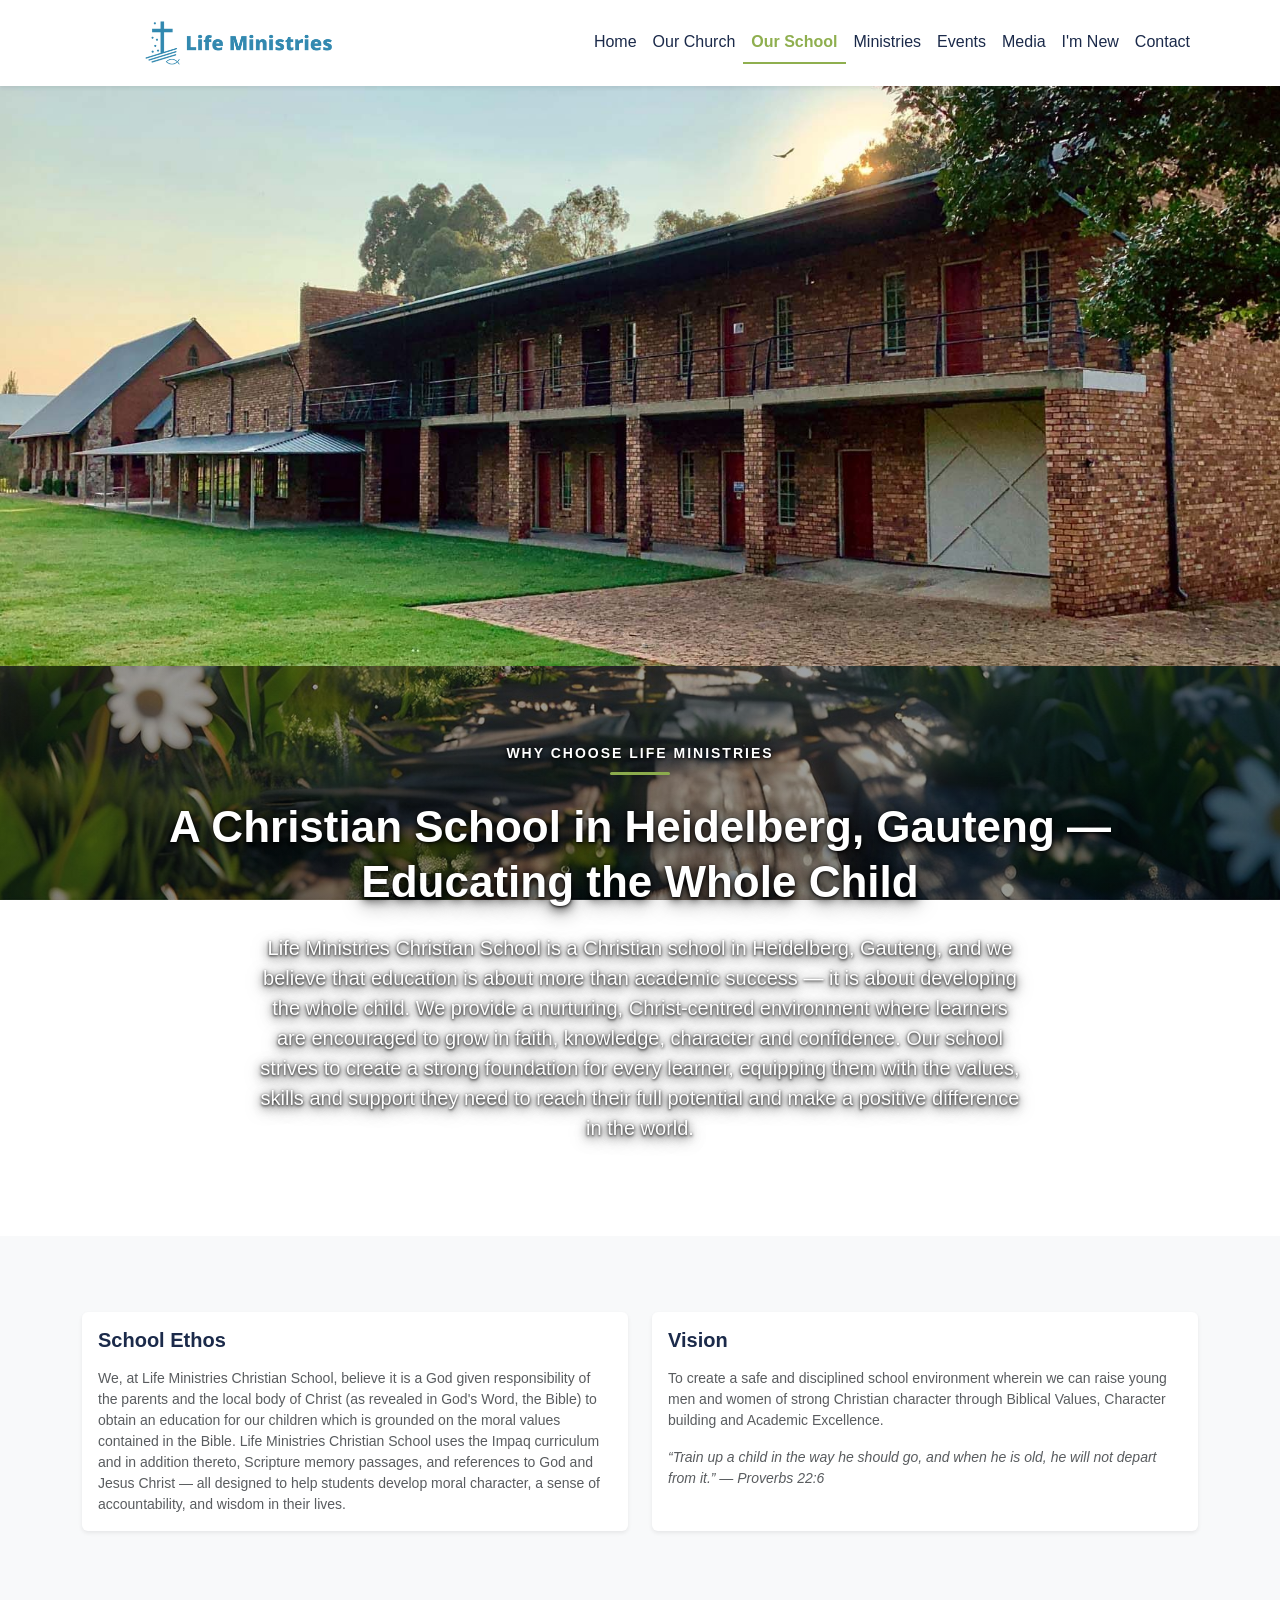
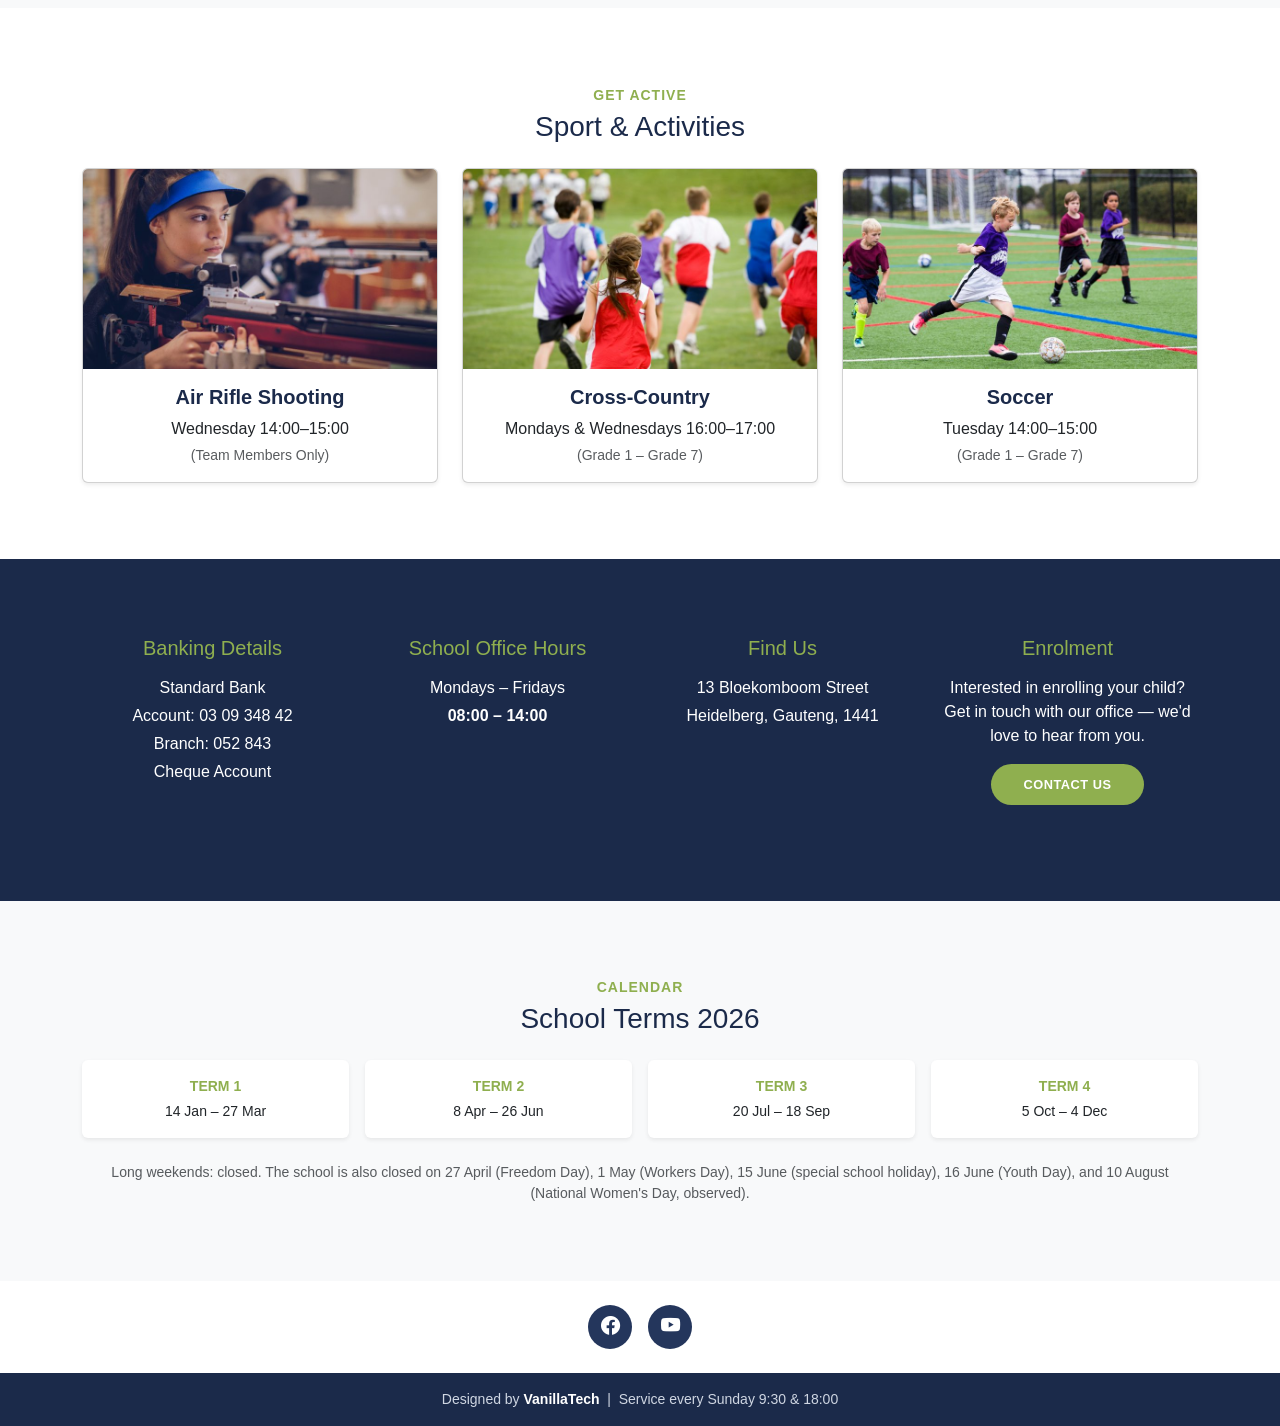
<file: our-school.html>
<!DOCTYPE html>
<html lang="en-ZA">
<head>
  <!-- ============================================================
       DEVELOPER NOTE: DOCUMENT HEAD
       This section holds metadata used by browsers and search
       engines. Nothing here is visible on the page itself, but it
       strongly affects SEO (Search Engine Optimization) and how
       the site looks when shared on social media.
       ============================================================ -->

  <meta charset="UTF-8">

  <!-- Responsive viewport tag: tells mobile/tablet browsers to render
       the page at the device's actual width instead of zooming out
       to fit a "desktop" layout. Required for any mobile-friendly site. -->
  <meta name="viewport" content="width=device-width, initial-scale=1.0">

  <!-- Primary SEO tags -->
  <title>Christian School in Heidelberg, Gauteng — Life Ministries Christian School</title>
  <meta name="description" content="Life Ministries Christian School — a Christian school in Heidelberg, Gauteng. Impaq curriculum grounded in Biblical values, with sport including Air Rifle Shooting, Cross Country and Soccer.">
  <meta name="keywords" content="school Heidelberg, schools in Heidelberg, Heidelberg Gauteng schools, Christian school Heidelberg, Christian school Heidelberg Gauteng, primary school Heidelberg, private school Heidelberg, Life Ministries Christian School, Life Ministries, Christian church Heidelberg">
  <meta name="author" content="Life Ministries">
  <meta name="robots" content="index, follow">

  <!-- Canonical URL: tells search engines the "official" address of this
       page so duplicate copies (http vs https, trailing slash, etc.)
       don't split your SEO ranking. UPDATE this to your real domain. -->
  <link rel="canonical" href="https://lifeministries.co.za/our-school.html">

  <!-- Open Graph tags: control how the page looks when someone shares
       the link on Facebook, WhatsApp, LinkedIn, etc. -->
  <meta property="og:type" content="website">
  <meta property="og:title" content="Christian School in Heidelberg, Gauteng — Life Ministries Christian School">
  <meta property="og:description" content="Life Ministries Christian School — a Christian school in Heidelberg, Gauteng. Impaq curriculum grounded in Biblical values, with sport including Air Rifle Shooting, Cross Country and Soccer.">
  <meta property="og:url" content="https://lifeministries.co.za/our-school.html">
  <meta property="og:site_name" content="Life Ministries">
  <meta property="og:locale" content="en_ZA">
  <meta property="og:image" content="images/our-school/school-building.jpg">

  <!-- Twitter Card tags: same idea as Open Graph, but for Twitter/X -->
  <meta name="twitter:card" content="summary">
  <meta name="twitter:title" content="Christian School in Heidelberg, Gauteng — Life Ministries Christian School">
  <meta name="twitter:description" content="Life Ministries Christian School — a Christian school in Heidelberg, Gauteng. Impaq curriculum grounded in Biblical values, with sport including Air Rifle Shooting, Cross Country and Soccer.">

  <!-- Favicon (browser tab icon). Replace with your own icon file. -->
  <link rel="icon" type="image/png" href="images/shared/logo.png">

  <!-- ============================================================
       DEVELOPER NOTE: STRUCTURED DATA (JSON-LD) — SCHOOL-SPECIFIC
       LOCAL SEO
       This was previously copy-pasted from the homepage's "Church"
       structured data — wrong schema type for a school page, and a
       missed opportunity for local search. Rebuilt properly:
         - "@type": "School" instead of "Church" — tells Google this
           page IS a school, which is what makes it eligible to
           surface for searches like "school Heidelberg" or "schools
           in Heidelberg" in the first place. A page can't rank well
           for local school searches if it's telling Google it's a
           church.
         - A full "address" with the real street address (not just
           town/province) — Google's local search relies heavily on
           having a complete, consistent address (this is often
           called "NAP" — Name, Address, Phone — consistency).
         - "geo" coordinates — Heidelberg, Gauteng's town-centre
           coordinates (the school's own exact GPS pin wasn't
           available, so this is a close approximation; swap in the
           school's precise coordinates if/when known, e.g. from
           Google Maps' "what's my location" for the exact building).
         - "areaServed" and "keywords" reinforce the geographic/topic
           relevance signals a bit further for local search.
       NOTE: none of this GUARANTEES ranking — no static site can
       promise that, since ranking also depends on things outside the
       code entirely (a verified Google Business Profile listing,
       real backlinks, ongoing content, reviews, etc.) — but this
       gives Google every on-page signal it needs to correctly
       understand and geographically place this page.
       ============================================================ -->
  <script type="application/ld+json">
  {
    "@context": "https://schema.org",
    "@type": "School",
    "name": "Life Ministries Christian School",
    "url": "https://lifeministries.co.za/our-school.html",
    "logo": "images/shared/logo.png",
    "image": "images/our-school/school-building.jpg",
    "telephone": "+27163496954",
    "email": "admin@lifeministries.co.za",
    "address": {
      "@type": "PostalAddress",
      "streetAddress": "13 Bloekomboom Street",
      "addressLocality": "Heidelberg",
      "addressRegion": "Gauteng",
      "postalCode": "1441",
      "addressCountry": "ZA"
    },
    "geo": {
      "@type": "GeoCoordinates",
      "latitude": -26.5048,
      "longitude": 28.3592
    },
    "areaServed": ["Heidelberg", "Gauteng", "Sedibeng"],
    "sameAs": [
      "https://www.facebook.com/Life-Ministries-Christian-School-322684634441745",
      "https://www.facebook.com/LMinistries/"
    ]
  }
  </script>

  <!-- ============================================================
       DEVELOPER NOTE: BOOTSTRAP CSS (from CDN)
       Bootstrap is a CSS framework that provides a responsive grid
       system (container/row/col classes) and pre-built components
       (navbar, cards, buttons) so the page automatically adapts to
       phone, tablet and desktop screen widths without custom media
       queries for most of the layout.
       NOTE: This is loaded from a CDN, which requires an internet
       connection. If you need this page to work 100% offline,
       download bootstrap.min.css and bootstrap.bundle.min.js into
       a /vendor folder and change these paths to point there.
       ============================================================ -->
  <link href="https://cdn.jsdelivr.net/npm/bootstrap@5.3.3/dist/css/bootstrap.min.css" rel="stylesheet">

  <!-- Bootstrap Icons (used for the phone/email/social icons) -->
  <link rel="stylesheet" href="https://cdn.jsdelivr.net/npm/bootstrap-icons@1.11.3/font/bootstrap-icons.css">

  <!-- Our own custom stylesheet, loaded AFTER Bootstrap so our rules
       can override Bootstrap's defaults where needed. -->
  <link rel="stylesheet" href="css/style.css">
</head>
<body>

  <a class="visually-hidden-focusable skip-link" href="#main-content">Skip to main content</a>

<header>
    <nav class="navbar navbar-expand-lg navbar-light bg-white sticky-top shadow-sm py-2" aria-label="Main navigation">
      <div class="container">

        <!-- Logo / site name. Wrapping the logo in a link back to "/"
             is standard practice: it doubles as a "home" button. -->
        <a class="navbar-brand" href="index.html">
          <img src="images/shared/logo.png" alt="Life Ministries logo" height="60" width="180">
        </a>

        <!-- Hamburger toggle button, only visible below the "lg" breakpoint.
             LEARNING NOTE: data-bs-toggle and data-bs-target are called
             "data attributes" — any attribute you make up starting with
             data- is valid HTML and does nothing on its own, but
             JavaScript (in this case, Bootstrap's own bundled JS) can
             read it to decide what to do. Here, Bootstrap's script sees
             data-bs-toggle="collapse" and data-bs-target="#mainNavbar"
             and wires this button up to show/hide the element with
             id="mainNavbar" below — all without us writing any custom
             JavaScript ourselves.
             The aria-* attributes (aria-controls, aria-expanded,
             aria-label) are ACCESSIBILITY attributes: they don't
             change how the button LOOKS, only what a screen reader
             announces to a blind/low-vision visitor using it. -->
        <button class="navbar-toggler" type="button" data-bs-toggle="collapse"
                data-bs-target="#mainNavbar" aria-controls="mainNavbar"
                aria-expanded="false" aria-label="Toggle navigation">
          <span class="navbar-toggler-icon"></span>
        </button>

        <!-- Collapsible nav links -->
        <div class="collapse navbar-collapse" id="mainNavbar">
          <!-- LEARNING NOTE: expanded from the original 4-item nav to
               the client's requested 8-item structure. "I'm New" is
               intentionally placed near the end, right before
               Contact — that ordering is a common pattern on church
               sites: it lets a first-time visitor find their way to
               "what do I do if I've never been here" without it
               competing for attention with the primary Church/School
               navigation up front. -->
          <ul class="navbar-nav ms-auto mb-2 mb-lg-0 text-center">
            <li class="nav-item">
              <!-- aria-current="page" tells assistive tech + SEO crawlers
                   this is the current page, matching Home in the top nav -->
              <a class="nav-link" href="index.html">Home</a>
            </li>
            <li class="nav-item">
              <a class="nav-link" href="our-church.html">Our Church</a>
            </li>
            <li class="nav-item">
              <a class="nav-link active" aria-current="page" href="our-school.html">Our School</a>
            </li>
            <li class="nav-item">
              <a class="nav-link" href="ministries.html">Ministries</a>
            </li>
            <li class="nav-item">
              <a class="nav-link" href="events.html">Events</a>
            </li>
            <li class="nav-item">
              <a class="nav-link" href="media.html">Media</a>
            </li>
            <li class="nav-item">
              <a class="nav-link" href="im-new.html">I'm New</a>
            </li>
            <li class="nav-item">
              <a class="nav-link" href="contact.html">Contact</a>
            </li>
          </ul>
        </div>
      </div>
    </nav>
  </header>

  <main id="main-content">

    <!-- ============================================================
         DEVELOPER NOTE: HERO PHOTO
         Same static full-width hero pattern used on the homepage
         and Our Church page — a real photo of the school buildings.
         ============================================================ -->
    <section class="hero-banner" aria-label="Our school buildings">
      <img src="images/our-school/school-building.jpg" alt="Life Ministries Christian School buildings" class="w-100 hero-banner-img" width="1740" height="1160">
    </section>

    <!-- ============================================================
         DEVELOPER NOTE: WHY CHOOSE LIFE MINISTRIES
         Uses the shared .who-we-are-section background-photo treatment
         (see the matching note on our-church.html) so every page that
         needs this kind of "intro statement" section looks consistent
         site-wide. Copy here is the client's own "Why choose Life
         Ministries?" text from their brief, used close to verbatim.
         ============================================================ -->
    <section class="section-spacing text-center who-we-are-section" aria-label="Why choose Life Ministries Christian School">
      <div class="container reveal-on-scroll">
        <p class="text-uppercase fw-bold small mb-2 who-we-are-label" style="letter-spacing: 2px;">Why Choose Life Ministries</p>
        <div class="accent-underline mx-auto mb-4"></div>
        <h1 class="who-we-are-heading mb-4">A Christian School in Heidelberg, Gauteng — Educating the Whole Child</h1>
        <p class="text-muted mx-auto fs-5" style="max-width: 760px;">
          Life Ministries Christian School is a Christian school in Heidelberg, Gauteng, and we believe that education is about more than academic success — it is about developing the whole child. We provide a nurturing, Christ-centred environment where learners are encouraged to grow in faith, knowledge, character and confidence. Our school strives to create a strong foundation for every learner, equipping them with the values, skills and support they need to reach their full potential and make a positive difference in the world.
        </p>
      </div>
    </section>

    <!-- ============================================================
         DEVELOPER NOTE: SCHOOL ETHOS + VISION
         Copied directly from the client's brief document and the
         live site — this is real, confirmed copy, not placeholder
         text. Presented as 2 side-by-side cards on a light
         background so it reads as reference information rather than
         another big statement section (that role is filled by "Why
         Choose Life Ministries" above).
         ============================================================ -->
    <section class="section-spacing bg-light reveal-on-scroll" aria-label="School ethos and vision">
      <div class="container">
        <div class="row row-cols-1 row-cols-md-2 g-4">
          <div class="col">
            <div class="card h-100 shadow-sm border-0">
              <div class="card-body">
                <h2 class="h5 fw-bold mb-3" style="color: var(--brand-navy);">School Ethos</h2>
                <p class="text-muted small mb-0">We, at Life Ministries Christian School, believe it is a God given responsibility of the parents and the local body of Christ (as revealed in God's Word, the Bible) to obtain an education for our children which is grounded on the moral values contained in the Bible. Life Ministries Christian School uses the Impaq curriculum and in addition thereto, Scripture memory passages, and references to God and Jesus Christ &mdash; all designed to help students develop moral character, a sense of accountability, and wisdom in their lives.</p>
              </div>
            </div>
          </div>
          <div class="col">
            <div class="card h-100 shadow-sm border-0">
              <div class="card-body">
                <h2 class="h5 fw-bold mb-3" style="color: var(--brand-navy);">Vision</h2>
                <p class="text-muted small mb-3">To create a safe and disciplined school environment wherein we can raise young men and women of strong Christian character through Biblical Values, Character building and Academic Excellence.</p>
                <p class="text-muted small fst-italic mb-0">&ldquo;Train up a child in the way he should go, and when he is old, he will not depart from it.&rdquo; &mdash; Proverbs 22:6</p>
              </div>
            </div>
          </div>
        </div>
      </div>
    </section>

    <!-- ============================================================
         DEVELOPER NOTE: SPORT AND ACTIVITIES
         Real schedule pulled from the live site (days, times, grade
         ranges) with the client's actual photos. LEARNING NOTE: this
         reuses the exact same .card + .card-img-top pattern as the
         homepage's info-card section, so a visitor moving between
         pages sees a consistent "photo card" style throughout the
         site rather than a new layout invented per page.
         ============================================================ -->
    <section class="section-spacing reveal-on-scroll" aria-label="Sport and activities">
      <div class="container">
        <div class="text-center mb-4">
          <p class="text-uppercase fw-bold small mb-1" style="color: var(--brand-green); letter-spacing: 1px;">Get Active</p>
          <h2 class="h3" style="color: var(--brand-navy);">Sport &amp; Activities</h2>
        </div>
        <div class="row row-cols-1 row-cols-md-3 g-4">

          <div class="col">
            <div class="card h-100 info-card shadow-sm">
              <img src="images/our-school/air-rifle-shooting.jpg" class="card-img-top" alt="Pupil aiming an air rifle" width="768" height="547">
              <div class="card-body text-center">
                <h3 class="h5 card-title">Air Rifle Shooting</h3>
                <p class="card-text mb-1">Wednesday 14:00&ndash;15:00</p>
                <p class="card-text text-muted small">(Team Members Only)</p>
              </div>
            </div>
          </div>

          <div class="col">
            <div class="card h-100 info-card shadow-sm">
              <img src="images/our-school/cross-country.jpg" class="card-img-top" alt="Pupils running cross country" width="768" height="547">
              <div class="card-body text-center">
                <h3 class="h5 card-title">Cross-Country</h3>
                <p class="card-text mb-1">Mondays &amp; Wednesdays 16:00&ndash;17:00</p>
                <p class="card-text text-muted small">(Grade 1 &ndash; Grade 7)</p>
              </div>
            </div>
          </div>

          <div class="col">
            <div class="card h-100 info-card shadow-sm">
              <img src="images/our-school/soccer.jpg" class="card-img-top" alt="Pupils playing soccer" width="768" height="547">
              <div class="card-body text-center">
                <h3 class="h5 card-title">Soccer</h3>
                <p class="card-text mb-1">Tuesday 14:00&ndash;15:00</p>
                <p class="card-text text-muted small">(Grade 1 &ndash; Grade 7)</p>
              </div>
            </div>
          </div>

        </div>
      </div>
    </section>

    <!-- ============================================================
         DEVELOPER NOTE: BANKING / OFFICE HOURS / ADDRESS / ENROLMENT
         Reuses the homepage's .section-dark card pattern (same as
         Our Church's Service Times/Offerings/Office Hours section)
         for visual consistency. Real details pulled from the live
         site. The Address column is new — showing it directly on
         this page (not just on Contact) reinforces the "school in
         Heidelberg" local-search relevance and saves a visitor a
         click if all they wanted was the address.
         ============================================================ -->
    <section class="section-spacing section-dark" aria-label="Banking details, office hours, address and enrolment">
      <div class="container reveal-on-scroll">
        <div class="row row-cols-1 row-cols-sm-2 row-cols-lg-4 g-4 text-center">

          <div class="col">
            <h3 class="h5 mb-3" style="color: var(--brand-green);">Banking Details</h3>
            <p class="mb-1">Standard Bank</p>
            <p class="mb-1">Account: 03 09 348 42</p>
            <p class="mb-1">Branch: 052 843</p>
            <p class="mb-0">Cheque Account</p>
          </div>

          <div class="col">
            <h3 class="h5 mb-3" style="color: var(--brand-green);">School Office Hours</h3>
            <p class="mb-1">Mondays &ndash; Fridays</p>
            <p class="fw-bold mb-0">08:00 &ndash; 14:00</p>
          </div>

          <div class="col">
            <h3 class="h5 mb-3" style="color: var(--brand-green);">Find Us</h3>
            <p class="mb-1">13 Bloekomboom Street</p>
            <p class="mb-0">Heidelberg, Gauteng, 1441</p>
          </div>

          <div class="col">
            <h3 class="h5 mb-3" style="color: var(--brand-green);">Enrolment</h3>
            <p class="mb-3">Interested in enrolling your child? Get in touch with our office &mdash; we'd love to hear from you.</p>
            <a href="contact.html" class="btn link-card-btn">Contact Us</a>
          </div>

        </div>
      </div>
    </section>

    <!-- ============================================================
         DEVELOPER NOTE: SCHOOL TERMS 2026
         Real term dates and public holiday closures from the live
         site. A simple 4-column responsive card grid for the terms,
         with the holiday list underneath as a short paragraph rather
         than another set of cards (a long list of one-off dates
         doesn't need the same visual weight as the 4 main terms).
         ============================================================ -->
    <section class="section-spacing bg-light reveal-on-scroll" aria-label="School terms 2026">
      <div class="container">
        <div class="text-center mb-4">
          <p class="text-uppercase fw-bold small mb-1" style="color: var(--brand-green); letter-spacing: 1px;">Calendar</p>
          <h2 class="h3" style="color: var(--brand-navy);">School Terms 2026</h2>
        </div>
        <div class="row row-cols-2 row-cols-lg-4 g-3 mb-4">

          <div class="col">
            <div class="card h-100 text-center shadow-sm border-0">
              <div class="card-body">
                <p class="text-uppercase small fw-bold mb-1" style="color: var(--brand-green);">Term 1</p>
                <p class="small mb-0">14 Jan &ndash; 27 Mar</p>
              </div>
            </div>
          </div>

          <div class="col">
            <div class="card h-100 text-center shadow-sm border-0">
              <div class="card-body">
                <p class="text-uppercase small fw-bold mb-1" style="color: var(--brand-green);">Term 2</p>
                <p class="small mb-0">8 Apr &ndash; 26 Jun</p>
              </div>
            </div>
          </div>

          <div class="col">
            <div class="card h-100 text-center shadow-sm border-0">
              <div class="card-body">
                <p class="text-uppercase small fw-bold mb-1" style="color: var(--brand-green);">Term 3</p>
                <p class="small mb-0">20 Jul &ndash; 18 Sep</p>
              </div>
            </div>
          </div>

          <div class="col">
            <div class="card h-100 text-center shadow-sm border-0">
              <div class="card-body">
                <p class="text-uppercase small fw-bold mb-1" style="color: var(--brand-green);">Term 4</p>
                <p class="small mb-0">5 Oct &ndash; 4 Dec</p>
              </div>
            </div>
          </div>

        </div>
        <p class="text-muted small text-center mb-0">
          Long weekends: closed. The school is also closed on 27 April (Freedom Day), 1 May (Workers Day), 15 June (special school holiday), 16 June (Youth Day), and 10 August (National Women's Day, observed).
        </p>
      </div>
    </section>

  </main>


<footer class="footer">
    <div class="text-center py-4 bg-white">
      <div class="d-flex justify-content-center gap-3">
        <a href="https://www.facebook.com/LMinistries/" target="_blank" rel="noopener noreferrer" aria-label="Facebook" class="footer-social-btn">
          <i class="bi bi-facebook" aria-hidden="true"></i>
        </a>
        <a href="https://www.youtube.com/channel/UC44tvG1QtsGZd-dPXgL7Evg" target="_blank" rel="noopener noreferrer" aria-label="YouTube" class="footer-social-btn">
          <i class="bi bi-youtube" aria-hidden="true"></i>
        </a>
      </div>
    </div>

    <div class="footer-bar text-center py-3">
      <p class="mb-0 small">
        Designed by <strong>VanillaTech</strong> &nbsp;|&nbsp; Service every Sunday 9:30 &amp; 18:00
      </p>
    </div>
  </footer>

  <script src="https://cdn.jsdelivr.net/npm/bootstrap@5.3.3/dist/js/bootstrap.bundle.min.js"></script>
  <script src="js/script.js"></script>
</body>
</html>
</file>
<file: css/style.css>
/* =====================================================================
   LEARNING PRIMER — READ THIS FIRST IF YOU'RE NEW TO CSS
   =====================================================================
   WHAT IS CSS?
   HTML describes structure ("this is a paragraph"); CSS describes
   appearance ("that paragraph should be blue and centered"). Every
   CSS rule follows the same basic shape:

       selector {
         property: value;
       }

   The SELECTOR says WHICH element(s) to style. The stuff inside the
   curly braces is a list of PROPERTY: VALUE; pairs saying HOW to
   style them. For example:

       .card-title {
         color: #1b2a4a;
         font-weight: 700;
       }

   This finds every element with class="card-title" anywhere in the
   HTML and makes its text that navy colour and bold. Every rule ends
   with a semicolon — leaving one off is one of the most common CSS
   bugs, since it silently breaks that line without an error message.

   COMMON SELECTOR TYPES YOU'LL SEE IN THIS FILE:
   - .some-class      → matches any element with class="some-class"
   - #some-id         → matches the one element with id="some-id"
   - element           → matches every element of that tag, e.g. body
                          matches every <body> (there's only ever one)
   - .parent .child    → matches .child, but ONLY when it's nested
                          somewhere inside .parent (a "descendant"
                          selector — note the space between them)
   - .a, .b            → a comma means "OR": matches anything with
                          class a, plus anything with class b
   - .thing:hover      → a "pseudo-class" — matches .thing only while
                          the mouse is hovering over it. :focus is
                          similar but for keyboard focus.
   - .thing::after     → a "pseudo-element" — lets you insert an
                          extra, invisible-in-HTML box right after an
                          element's content, purely via CSS. Used in
                          this file for the carousel's text-readability
                          gradient — see section 6 below.

   THE BOX MODEL (the single most important CSS concept)
   Every single HTML element is treated as a rectangular box, made of
   4 layers, from the inside out:
     content → padding → border → margin
   PADDING is space INSIDE the box, between the content and its edge
   (e.g. the "breathing room" inside a button, around its text).
   BORDER is a visible line drawn at the box's edge.
   MARGIN is space OUTSIDE the box, pushing other elements away from
   it. A classic beginner mix-up: "why is there a gap between my two
   boxes?" is almost always margin, not padding.

   POSITION: THE PROPERTY THAT CONFUSES EVERYONE AT FIRST
   By default every element is "position: static" — it just flows
   down the page in normal reading order. This file uses two other
   values a lot:
   - position: relative — the element still takes up its normal
     spot in the page flow, but it now becomes an "anchor point" that
     any ABSOLUTELY positioned element inside it can be measured
     against.
   - position: absolute — the element is taken OUT of the normal
     page flow entirely (other elements act as if it isn't there,
     and it can overlap them) and is instead positioned using
     top/right/bottom/left, measured from the nearest ANCESTOR that
     has position: relative (or absolute/fixed) set on it.
   The pattern "parent has position: relative, child has position:
   absolute" is used repeatedly below — for example the caption text
   box sitting on top of each carousel photo. Search this file for
   both properties together to see it in action.

   CSS VARIABLES (the --brand-navy style names below)
   Section 1 below defines a handful of custom names starting with
   two dashes, each holding a colour. Anywhere else in this file you
   can write var(--brand-navy) instead of retyping #1b2a4a — and if
   you ever want to change the site's whole colour scheme, you edit
   the value ONCE at the top instead of hunting through the entire
   file for every place that colour was used.

   RESPONSIVE DESIGN & MEDIA QUERIES
   A "media query" is a CSS rule that only applies when the browser
   window matches some condition — most often a maximum or minimum
   width. Near the bottom of this file you'll find:

       @media (max-width: 767.98px) {
         ... rules here only apply on screens 767.98px wide or less ...
       }

   This is how a page can look different on a phone vs. a desktop
   using the SAME html file — the CSS itself adapts. Bootstrap (the
   framework this site is built on) has its own built-in breakpoints
   baked into classes like col-md-6 or navbar-expand-lg, which is why
   most of this file doesn't NEED custom media queries — Bootstrap is
   already handling responsiveness for anything using its grid/
   component classes. We only add our own media query where we need
   to override something Bootstrap doesn't cover (see section 9).

   SPECIFICITY (why a style sometimes "doesn't work")
   When two different CSS rules both try to style the same element,
   the browser has to decide which one wins. Very roughly, more
   SPECIFIC selectors beat more general ones: an #id beats a .class,
   which beats a plain element selector. A rule written with
   !important (you'll see this once or twice below, e.g. on
   .section-dark) forcibly overrides normal specificity rules — it's
   a blunt tool, best used sparingly, mainly reserved here for
   overriding Bootstrap's own built-in styles where a lower-priority
   override wouldn't win.
   ===================================================================== */

/* =====================================================================
   DEVELOPER NOTES — style.css
   Custom rules layered on top of Bootstrap 5. Colours/measurements
   below were matched by eye against screenshots of the live site,
   so treat exact hex values as "close approximations" rather than
   pixel-perfect originals — swap the CSS variables below if you have
   the brand's real colour codes.
   ===================================================================== */

/* ---------------------------------------------------------------------
   1. BRAND VARIABLES
   Each of these is a CSS variable (also called a "custom property").
   The -- prefix is required syntax — it's what marks a name as a
   variable rather than an actual CSS property. Defining them inside
   :root makes them available to EVERY selector in this entire file.
   --------------------------------------------------------------------- */
:root {
  --brand-navy: #1b2a4a;       /* dark navy used for big background sections */
  --brand-navy-light: #24365c; /* slightly lighter navy, used on caption pills */
  --brand-green: #8faf4f;      /* olive-green accent for CTA buttons */
  --brand-green-dark: #7a983f; /* hover state for the green buttons */
  --brand-fb-blue: #3b5998;    /* Facebook brand blue used on the round icon */
  --brand-yt-red: #e0201b;     /* YouTube brand red used on the round icon */
  --brand-ig: linear-gradient(45deg, #f9ce34, #ee2a7b, #6228d7); /* Instagram's real logo uses a gradient, not a flat colour */
  --brand-khaki: #b8a67d; /* the client's brief mentioned Navy/White/Khaki as a palette option — used for the "Youth" event category */
  --pill-bg: #e8ecef;          /* light grey used for the verse "pill" card */
}

body {
  font-family: 'Segoe UI', Roboto, Arial, sans-serif;
  color: #2b2b2b;
}

/* ---------------------------------------------------------------------
   2. SKIP LINK
   --------------------------------------------------------------------- */
.skip-link {
  position: absolute;
  top: -40px;
  left: 0;
  background: var(--brand-navy);
  color: #fff;
  padding: 8px 16px;
  z-index: 1050;
}
.skip-link:focus {
  top: 0;
}

/* ---------------------------------------------------------------------
   3. NAVBAR
   --------------------------------------------------------------------- */
.navbar-brand img {
  width: auto;
  max-height: 60px;
}
.nav-link {
  font-weight: 500;
  color: var(--brand-navy) !important;
}
.nav-link.active {
  font-weight: 700;
  color: var(--brand-green) !important;
  border-bottom: 2px solid var(--brand-green);
}

/* ---------------------------------------------------------------------
   4. STATIC HERO BANNER
   A single full-width photo, not a carousel. object-fit: cover crops
   it cleanly to any screen width/height without distortion, while
   staying a real <img> tag (better for SEO than a CSS background).
   --------------------------------------------------------------------- */
.hero-banner {
  overflow: hidden;
}
.hero-banner-img {
  height: 70vh;
  min-height: 280px;
  max-height: 580px;
  object-fit: cover;
  display: block;
}

/* ---------------------------------------------------------------------
   5. SOCIAL LINKS BAR (round icon buttons under the hero)
   --------------------------------------------------------------------- */
.social-btn-link {
  text-decoration: none;
  display: flex;
  flex-direction: column;
  align-items: center;
  gap: 10px;
}
.social-btn {
  width: 52px;
  height: 52px;
  border-radius: 50%;
  display: flex;
  align-items: center;
  justify-content: center;
  color: #fff;
  font-size: 1.4rem;
  transition: transform 0.2s ease, filter 0.2s ease;
}
.social-btn-fb { background-color: var(--brand-fb-blue); }
.social-btn-yt { background-color: var(--brand-yt-red); }
.social-btn-ig { background: var(--brand-ig); }
.social-btn-link:hover .social-btn,
.social-btn-link:focus .social-btn {
  transform: translateY(-3px);
  filter: brightness(1.1);
}
.social-btn-label {
  text-transform: uppercase;
  font-size: 0.75rem;
  font-weight: 700;
  letter-spacing: 0.5px;
  color: var(--brand-navy);
}

/* ---------------------------------------------------------------------
   6. PHOTO CAROUSEL (the real, rotating one)
   Each slide is darkened slightly with a gradient so the caption
   box on the right stays readable against any photo. The caption is
   positioned absolutely within the slide, vertically centered,
   aligned to the right on desktop, and re-centered on mobile (see
   the media query at the bottom of this file).
   --------------------------------------------------------------------- */
.info-carousel {
  position: relative;
  background-color: #fff;
}
.info-carousel-img {
  height: 65vh;
  min-height: 380px;
  max-height: 620px;
  object-fit: cover;
}
.info-carousel .carousel-item {
  /* LEARNING NOTE: this is the "anchor" half of the relative/absolute
     pairing explained in the primer at the top of this file. Setting
     position: relative here does nothing visible by itself — but it
     means the .info-carousel-caption element below (which uses
     position: absolute) will now be positioned relative to THIS box,
     not relative to the whole page. */
  position: relative;
}
/* LEARNING NOTE: earlier drafts of this file put a dark gradient
   here (a ::after pseudo-element) to darken the photo behind the
   caption text for readability. That's been removed — every slide's
   caption now sits inside a solid .caption-box background (see
   below) instead of floating directly on the photo, so the text is
   readable on its own without needing to tint the image at all.
   Keeping this note so future editors know that approach was tried
   and intentionally dropped, not just forgotten. */
.info-carousel-caption {
  /* LEARNING NOTE: this is the "positioned" half of the pairing.
     Because the nearest ancestor with position: relative is the
     .carousel-item above, top/right here are measured from THAT
     box's edges, not the browser window's edges — so this caption
     stays correctly placed on top of whichever photo is currently
     showing, no matter where that photo sits on the page. */
  position: absolute;
  top: 50%;
  right: 8%;
  /* translateY(-50%) shifts the box up by exactly half of its OWN
     height. Combined with top: 50%, this is the standard trick for
     truly vertically centering a box of unknown/variable height. */
  transform: translateY(-50%);
  text-align: center;
  max-width: 320px;
  /* z-index only has any effect on a positioned element (one with
     position set to something other than static — this one is
     absolute, so it qualifies). A higher z-index paints ON TOP OF
     lower ones when two positioned elements overlap — kept here
     even though the gradient it was originally guarding against
     is gone, since the caption should still stack above the photo
     itself if anything else absolute gets added here later. */
  z-index: 2;
}
.caption-title {
  background-color: var(--brand-navy-light);
  color: #fff;
  font-weight: 700;
  padding: 0.6rem 1.5rem;
  border-radius: 6px;
  margin-bottom: 0.75rem;
  display: inline-block;
  /* Small drop-shadow lifts the title pill visually off the photo
     behind it, regardless of how bright or dark that photo is. */
  box-shadow: 0 2px 10px rgba(0, 0, 0, 0.25);
}
.caption-box {
  background-color: var(--pill-bg);
  color: #1b2a4a;
  padding: 0.9rem 1.5rem;
  border-radius: 6px;
  font-weight: 500;
  box-shadow: 0 2px 10px rgba(0, 0, 0, 0.2);
}
.caption-box a {
  color: inherit;
  text-decoration: none;
}
.caption-box a:hover {
  text-decoration: underline;
}
.badge-age {
  display: inline-block;
  background-color: var(--brand-green);
  color: #fff;
  font-weight: 700;
  padding: 0.5rem 1.25rem;
  border-radius: 30px;
  font-size: 0.9rem;
}

/* Bootstrap's default indicator dots + controls, recoloured to sit
   nicely on dark photos */
.info-carousel .carousel-indicators {
  top: 12px;
  bottom: auto;
  margin-top: 0;
}
.info-carousel .carousel-indicators [data-bs-target] {
  width: 10px;
  height: 10px;
  border-radius: 50%;
  background-color: rgba(255, 255, 255, 0.5);
  border: none;
}
.info-carousel .carousel-indicators .active {
  background-color: #fff;
}
.info-carousel .carousel-control-prev-icon,
.info-carousel .carousel-control-next-icon {
  background-color: rgba(0, 0, 0, 0.35);
  border-radius: 50%;
  padding: 20px;
  background-size: 50%;
}

/* ---------------------------------------------------------------------
   7. DARK SECTION: "OUR CHURCH" / "OUR SCHOOL" + VERSE
   One continuous navy section (matches the live site, where both
   blocks share the same background) finished with a diagonal cut at
   the bottom via clip-path, instead of a straight edge.
   --------------------------------------------------------------------- */
.section-dark {
  background-color: var(--brand-navy);
  color: #fff;
  position: relative;
  padding-bottom: 6rem !important;
}
.link-card-img {
  height: 280px;
  width: 100%;
  object-fit: cover;
  border-radius: 4px;
  filter: brightness(0.92);
  transition: filter 0.3s ease, transform 0.3s ease;
}
.link-card:hover .link-card-img,
.link-card:focus .link-card-img {
  filter: brightness(1.05);
  transform: scale(1.02);
}
.link-card-btn {
  background-color: var(--brand-green);
  color: #fff;
  font-weight: 700;
  text-transform: uppercase;
  font-size: 0.8rem;
  letter-spacing: 0.5px;
  padding: 0.6rem 2rem;
  border-radius: 30px;
  transition: background-color 0.2s ease;
}
.link-card:hover .link-card-btn,
.link-card:focus .link-card-btn {
  background-color: var(--brand-green-dark);
}

/* The verse "pill" — light grey rounded card sitting inside the
   dark section */
.verse-pill {
  background-color: var(--pill-bg);
  color: var(--brand-navy);
  border-radius: 60px;
  padding: 2.5rem 3rem;
  max-width: 700px;
}
.verse-pill .blockquote p {
  font-size: 1.15rem;
  font-style: italic;
  line-height: 1.6;
  margin: 0;
}

/* Diagonal cut along the bottom edge of the dark section, revealing
   the white footer behind it. clip-path is used instead of an image
   so it renders crisply at any screen width.
   LEARNING NOTE: bottom: -2px (instead of 0) intentionally pushes
   this element 2px past the section's actual bottom edge, slightly
   overlapping the footer below. clip-path edges can leave a faint
   1px hairline from sub-pixel anti-aliasing where the shape's edge
   meets the next element — overlapping by a couple of pixels hides
   that seam completely since there's no longer a hard boundary for
   the browser to render imprecisely. */
.section-dark-cut {
  position: absolute;
  bottom: -2px;
  left: 0;
  width: 100%;
  height: 5rem;
  background-color: #fff;
  clip-path: polygon(0 100%, 100% 40%, 100% 100%);
}

/* ---------------------------------------------------------------------
   8. FOOTER
   Round dark social buttons, then a dark bottom credit bar.
   --------------------------------------------------------------------- */
.footer {
  /* Explicitly zeroing these out is a defensive habit — some
     browsers' default stylesheets add a faint top border or margin
     to certain block-level elements, and it's easy to mistake that
     for a bug in your own CSS if you don't rule it out directly. */
  border: none;
  box-shadow: none;
  margin: 0;
}
.footer-social-btn {
  width: 44px;
  height: 44px;
  border-radius: 50%;
  background-color: var(--brand-navy-light);
  color: #fff;
  display: flex;
  align-items: center;
  justify-content: center;
  font-size: 1.2rem;
  text-decoration: none;
  transition: background-color 0.2s ease;
}
.footer-social-btn:hover {
  background-color: var(--brand-navy);
}
.footer-bar {
  background-color: var(--brand-navy);
  color: #cfd6e2;
}
.footer-bar strong {
  color: #fff;
}

/* ---------------------------------------------------------------------
   9. RESPONSIVE ADJUSTMENTS
   LEARNING NOTE: see the "RESPONSIVE DESIGN & MEDIA QUERIES" part of
   the primer at the top of this file for the concept. In short:
   everything inside the curly braces below is NORMALLY ignored, and
   only "switches on" once the browser window is 767.98px wide or
   narrower (roughly: phones and small tablets held upright). Above
   that width, the earlier rules in this file apply as normal.
   767.98px specifically matches Bootstrap's own "md" breakpoint
   boundary, so our custom override lines up with where Bootstrap's
   own grid classes (like col-md-6) also change behaviour.
   On phones/small tablets, re-center the carousel caption instead of
   pinning it to the right, since there isn't enough width to keep it
   clear of the photo's subject.
   --------------------------------------------------------------------- */
@media (max-width: 767.98px) {
  .info-carousel-caption {
    right: 50%;
    transform: translate(50%, -50%);
    max-width: 90%;
  }
  .verse-pill {
    padding: 2rem 1.5rem;
    border-radius: 30px;
  }

  /* On phones, 70vh can be much taller relative to screen width than
     on desktop, so object-fit: cover crops in tighter and the photo
     can look stretched/zoomed. Use a shorter, fixed-feeling height
     instead so the crop stays natural on narrow screens. */
  .hero-banner-img {
    height: 45vh;
    min-height: 260px;
    max-height: 380px;
  }
}

/* ---------------------------------------------------------------------
   10. CONSISTENT SECTION SPACING
   LEARNING NOTE: previously, different sections used a mix of
   Bootstrap's py-4 and py-5 utilities somewhat arbitrarily, which
   made the page feel like separate blocks stacked up rather than one
   cohesive flow — inconsistent gaps are a subtle but real cue that
   breaks visual rhythm. This single class replaces that mix with one
   shared, responsive spacing value used on every major section.
   clamp(3rem, 6vw, 5.5rem) means: never less than 3rem, never more
   than 5.5rem, and scales smoothly between those based on viewport
   width — so it's naturally larger on desktop and tighter on phones
   without needing a separate @media query.
   --------------------------------------------------------------------- */
.section-spacing {
  padding-top: clamp(3rem, 6vw, 5.5rem);
  padding-bottom: clamp(3rem, 6vw, 5.5rem);
}

/* ---------------------------------------------------------------------
   11. "WHO WE ARE" SECTION (redesigned for visual weight/focus)
   --------------------------------------------------------------------- */

/* LEARNING NOTE: this uses TWO background layers stacked on top of
   each other, separated by a comma — CSS reads multiple backgrounds
   in front-to-back order, so the gradient (listed first) sits ABOVE
   the photo (listed second) and darkens it, without needing a
   separate overlay <div> in the HTML. This is what makes plain white
   text readable against a busy, colourful photo — without the
   overlay, the text would fight for attention against the flowers,
   sky, and cross behind it. background-size/position/repeat make
   the photo fill the whole section, centred, cropped rather than
   stretched or tiled. background-attachment: fixed creates a subtle
   "parallax" feel on desktop (the photo stays still while the page
   scrolls over it) — turned off on mobile below, since it can cause
   performance/scroll issues on phones. */
.who-we-are-section {
  background-image:
    linear-gradient(180deg, rgba(8, 16, 30, 0.32) 0%, rgba(8, 16, 30, 0.42) 100%),
    url("../images/index/who-we-are-bg.jpg");
  background-size: cover;
  background-position: center;
  background-repeat: no-repeat;
  background-attachment: fixed;
  color: #fff;
}
@media (max-width: 991.98px) {
  .who-we-are-section {
    background-attachment: scroll;
  }
}

/* LEARNING NOTE: the "WHO WE ARE" label was originally green, which
   read fine against a plain tinted background — but against a photo
   full of green foliage, a green label visually blends into the
   image instead of standing apart from it. Switching it to white
   (matching the rest of the section's text) with the same tight
   shadow treatment keeps it legible; the green brand colour is still
   present, just moved onto the small accent-underline below it,
   where a thin line of colour reads as an accent rather than
   camouflage. */
.who-we-are-label {
  color: #fff;
  text-shadow: 0 1px 3px rgba(0, 0, 0, 0.95), 0 2px 8px rgba(0, 0, 0, 0.7), 0 4px 16px rgba(0, 0, 0, 0.5);
}

/* Short accent line under the "WHO WE ARE" label — a small but
   effective way to give a plain text label some visual anchoring
   instead of it just floating above the heading. */
.accent-underline {
  width: 60px;
  height: 3px;
  background-color: var(--brand-green);
  border-radius: 2px;
}

/* Bigger, bolder heading than a standard Bootstrap .h2 — this is
   the client's core tagline, it should carry real visual weight on
   the page, not read as a regular sub-heading. clamp() scales the
   font size smoothly between a minimum and maximum based on the
   viewport width, so it's naturally responsive without needing a
   separate media query for every screen size.
   LEARNING NOTE: this uses THREE stacked text-shadows now instead of
   two — a tight, nearly-solid one right against the letters (crisp
   edge), a medium one just behind that (extra depth), and a wider,
   softer one furthest back (to hold up against the brightest parts
   of the photo, like open sky). Stacking multiple shadows like this
   reads as noticeably stronger/more legible than a single shadow,
   without needing to darken the photo itself. */
.who-we-are-heading {
  font-size: clamp(1.75rem, 4vw, 2.75rem);
  font-weight: 800;
  line-height: 1.25;
  color: #fff;
  text-shadow: 0 1px 3px rgba(0, 0, 0, 0.95), 0 3px 10px rgba(0, 0, 0, 0.75), 0 6px 20px rgba(0, 0, 0, 0.55);
}

/* The body paragraph and "Church • School • Youth..." line also
   need to switch from navy (which would vanish against a dark
   overlay) to white, with the same three-layer shadow treatment,
   and full opacity white (not a translucent white) for maximum
   brightness/contrast. */
.who-we-are-section p.text-muted {
  color: #fff !important;
  text-shadow: 0 1px 3px rgba(0, 0, 0, 0.95), 0 2px 8px rgba(0, 0, 0, 0.7), 0 4px 16px rgba(0, 0, 0, 0.5);
}
.who-we-are-section p.fw-semibold {
  color: #fff !important;
  text-shadow: 0 1px 3px rgba(0, 0, 0, 0.95), 0 2px 8px rgba(0, 0, 0, 0.7), 0 4px 16px rgba(0, 0, 0, 0.5);
}

/* ---------------------------------------------------------------------
   12. SCROLL-REVEAL ANIMATION
   LEARNING NOTE: this defines two STATES for any element with the
   class "reveal-on-scroll" — a starting state (slightly lower and
   invisible) and a "revealed" state (its natural position, fully
   visible), triggered by JavaScript adding the "is-visible" class
   once the element scrolls into view (see the IntersectionObserver
   code in script.js). The transition property makes the CHANGE
   between those two states animate smoothly instead of snapping
   instantly.
   --------------------------------------------------------------------- */
.reveal-on-scroll {
  opacity: 0;
  transform: translateY(24px);
  transition: opacity 0.7s ease-out, transform 0.7s ease-out;
}
.reveal-on-scroll.is-visible {
  opacity: 1;
  transform: translateY(0);
}

/* Respect visitors who've asked their operating system to reduce
   motion — an accessibility preference. When set, skip the
   animation entirely and just show the content immediately. */
@media (prefers-reduced-motion: reduce) {
  .reveal-on-scroll {
    opacity: 1;
    transform: none;
    transition: none;
  }
}

/* ---------------------------------------------------------------------
   13. TRANSPARENT-OVER-HERO NAVBAR (homepage only)
   Two states, switched by JavaScript adding/removing "navbar-scrolled"
   on the <header> element as the visitor scrolls (see script.js
   section 2). State 1 (default, at the top of the page): transparent
   background, white text, sitting directly on top of the hero photo.
   State 2 (.navbar-scrolled, after scrolling past ~10px): solid white
   background, navy text, drop shadow — same as a normal site nav.
   --------------------------------------------------------------------- */
.navbar-fixed-overlay {
  position: fixed;
  top: 0;
  left: 0;
  width: 100%;
  z-index: 1030;
  background-color: transparent;
  transition: background-color 0.3s ease, box-shadow 0.3s ease, padding 0.3s ease;
}

/* Default (unscrolled) state: white nav links + logo readable
   against a photo background, with a text-shadow for contrast
   insurance against lighter parts of any photo. */
.navbar-fixed-overlay .nav-link {
  color: #fff !important;
  text-shadow: 0 1px 4px rgba(0, 0, 0, 0.5);
}
.navbar-fixed-overlay .navbar-brand img {
  filter: drop-shadow(0 1px 4px rgba(0, 0, 0, 0.5));
}
/* Bootstrap's default hamburger icon is a dark SVG — invisible on a
   transparent nav over a photo. This swaps in a white-stroke version
   using the same technique Bootstrap itself uses (an inline SVG data
   URI as a CSS background-image). */
.navbar-fixed-overlay .navbar-toggler-icon {
  background-image: url("data:image/svg+xml,%3csvg xmlns='http://www.w3.org/2000/svg' viewBox='0 0 30 30'%3e%3cpath stroke='rgba(255,255,255,0.9)' stroke-linecap='round' stroke-miterlimit='10' stroke-width='2' d='M4 7h22M4 15h22M4 23h22'/%3e%3c/svg%3e");
}
.navbar-fixed-overlay .navbar-toggler {
  border-color: rgba(255, 255, 255, 0.5);
}

/* Scrolled state: solid, opaque, same look as a conventional navbar */
header.navbar-scrolled .navbar-fixed-overlay {
  background-color: #fff;
  box-shadow: 0 2px 10px rgba(0, 0, 0, 0.08);
}
header.navbar-scrolled .navbar-fixed-overlay .nav-link {
  color: var(--brand-navy) !important;
  text-shadow: none;
}
header.navbar-scrolled .navbar-fixed-overlay .navbar-brand img {
  filter: none;
}
header.navbar-scrolled .navbar-fixed-overlay .navbar-toggler-icon {
  background-image: url("data:image/svg+xml,%3csvg xmlns='http://www.w3.org/2000/svg' viewBox='0 0 30 30'%3e%3cpath stroke='rgba(27,42,74,0.85)' stroke-linecap='round' stroke-miterlimit='10' stroke-width='2' d='M4 7h22M4 15h22M4 23h22'/%3e%3c/svg%3e");
}
header.navbar-scrolled .navbar-fixed-overlay .navbar-toggler {
  border-color: rgba(27, 42, 74, 0.15);
}

/* On mobile, once the hamburger menu is OPEN, force the solid/white
   state regardless of scroll position — white text on a transparent
   background would be unreadable against the white dropdown panel
   Bootstrap renders underneath it. */
.navbar-fixed-overlay:has(.navbar-collapse.show) {
  background-color: #fff;
  box-shadow: 0 2px 10px rgba(0, 0, 0, 0.08);
}
.navbar-fixed-overlay:has(.navbar-collapse.show) .nav-link {
  color: var(--brand-navy) !important;
  text-shadow: none;
}

/* ---------------------------------------------------------------------
   14. PHOTO CARDS (.info-card) — used for the Our School sport cards
   and any future page that needs a simple "photo + title + details"
   card. LEARNING NOTE: without a fixed height + object-fit here, an
   <img> inside a Bootstrap .card-img-top just renders at its own
   natural aspect ratio scaled to the card's width — which sounds
   fine, but when several cards sit side by side and their source
   photos have even slightly different framing/crops, the images end
   up at different heights and can look inconsistent or oddly
   stretched next to each other. Fixing the height and using
   object-fit: cover (same technique used throughout this stylesheet
   — see the hero banner and carousel rules above) crops every card's
   photo to the exact same shape, so a row of cards always lines up
   neatly regardless of the source images' original dimensions.
   --------------------------------------------------------------------- */
.info-card img {
  height: 200px;
  width: 100%;
  object-fit: cover;
}
.info-card .card-title {
  color: var(--brand-navy);
  font-weight: 700;
}

/* =====================================================================
   15. EVENTS PAGE — LIVE GOOGLE CALENDAR EMBED (events.html only)
   LEARNING NOTE: this replaced a much larger block of custom CSS that
   styled a hand-built calendar widget (day cells, category dots, a
   card list, etc.) — see events.html's developer note for why that
   was swapped out. Embedding Google's own calendar means Google
   handles all of that styling/interactivity on their end; our CSS
   here only needs to size and frame the embed itself.
   ===================================================================== */
.calendar-embed-wrapper {
  max-width: 900px;
  border-radius: 12px;
  overflow: hidden; /* keeps the iframe's corners clipped to match
                        the rounded wrapper, since an iframe itself
                        can't take a border-radius directly */
}
.calendar-embed-wrapper iframe {
  width: 100%;
  height: 600px;
  border: none;
  display: block;
}
/* Google's calendar embed gets cramped at its default height on
   phones — give it more room to stay usable at a narrow width. */
@media (max-width: 575.98px) {
  .calendar-embed-wrapper iframe {
    height: 500px;
  }
}

/* =====================================================================
   16. MEDIA PAGE — PHOTO GALLERY (media.html only)
   ===================================================================== */

/* LEARNING NOTE: CSS Grid again (see the calendar's comment above for
   why) — auto-fill + minmax is a common responsive-grid trick: the
   browser fits as many 220px-minimum columns as will comfortably fit
   the row width, wrapping to a new row automatically, without a
   single @media query needed for different screen sizes. */
.gallery-grid {
  display: grid;
  grid-template-columns: repeat(auto-fill, minmax(220px, 1fr));
  gap: 1rem;
}
.gallery-item {
  display: block;
  aspect-ratio: 4 / 3;
  overflow: hidden;
  border-radius: 8px;
}
.gallery-item img {
  width: 100%;
  height: 100%;
  object-fit: cover;
  transition: transform 0.3s ease;
}
.gallery-item:hover img,
.gallery-item:focus img {
  transform: scale(1.05);
}
</file>
